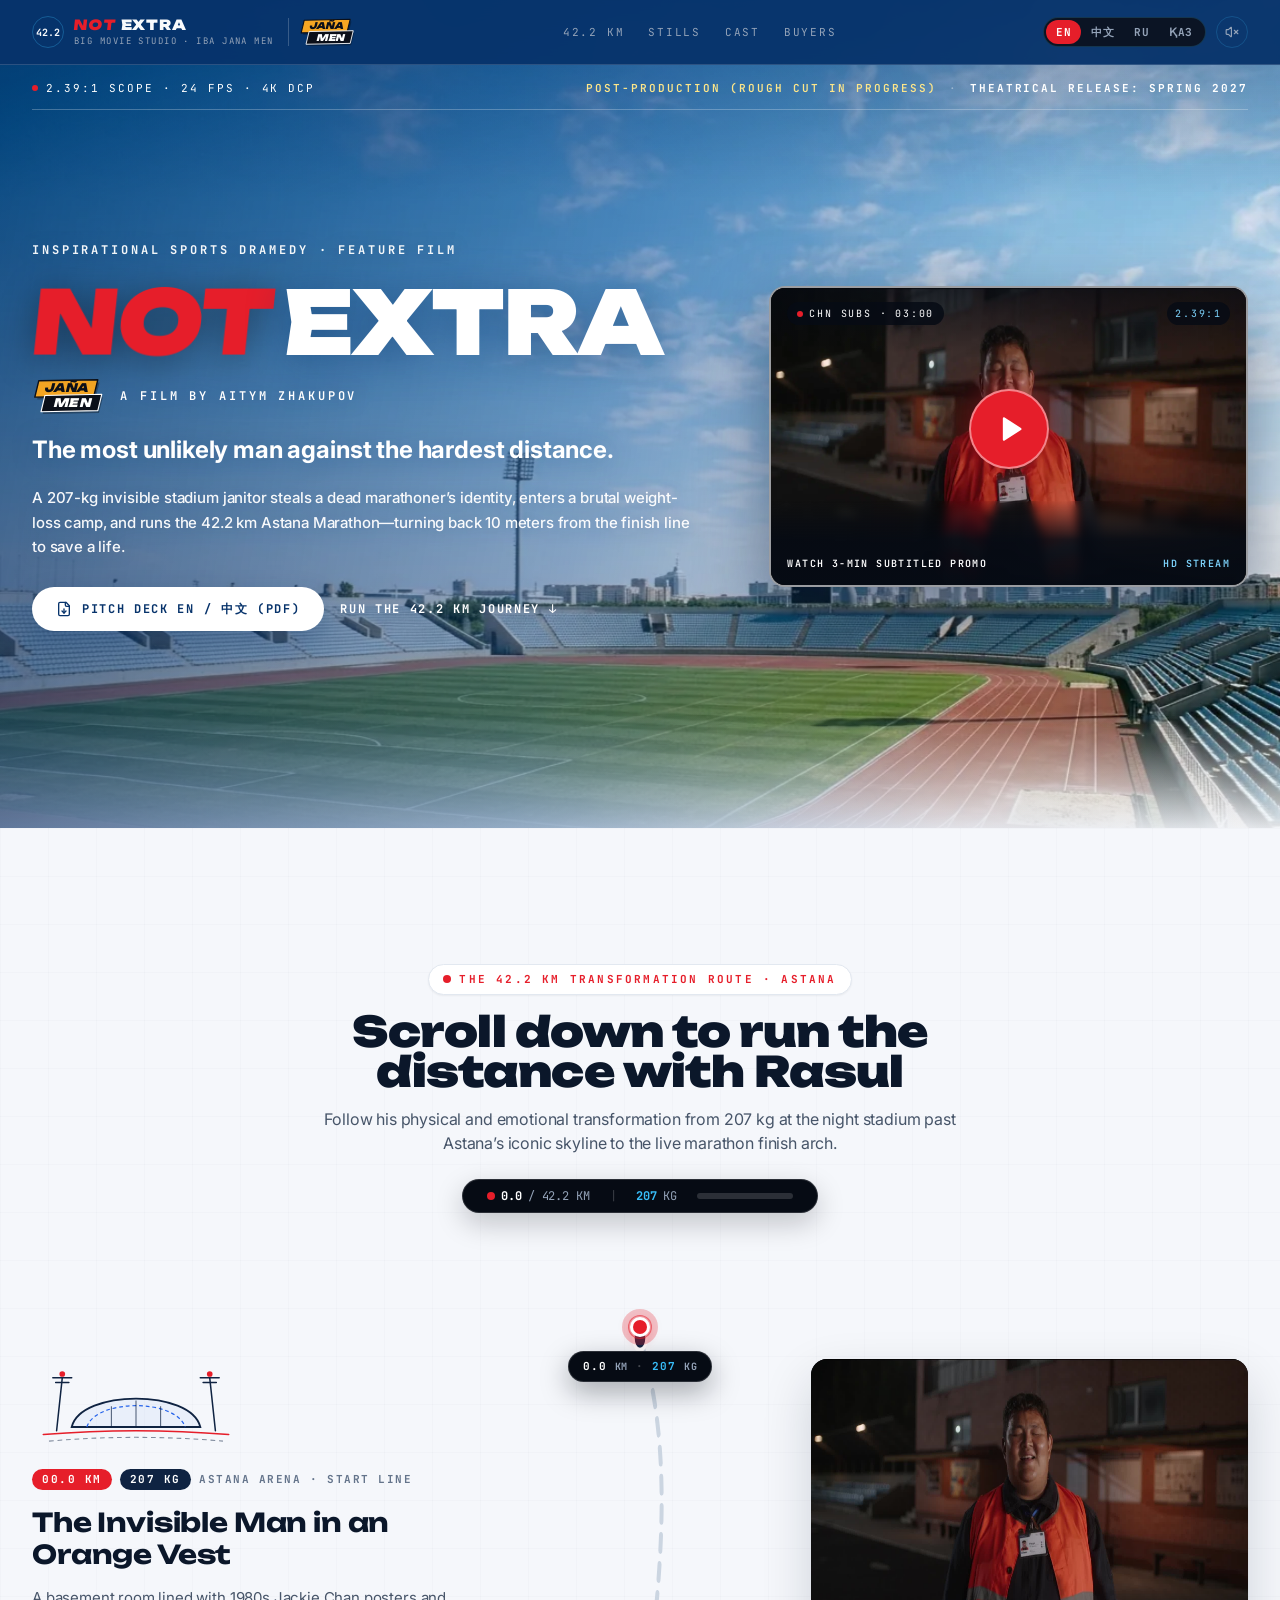
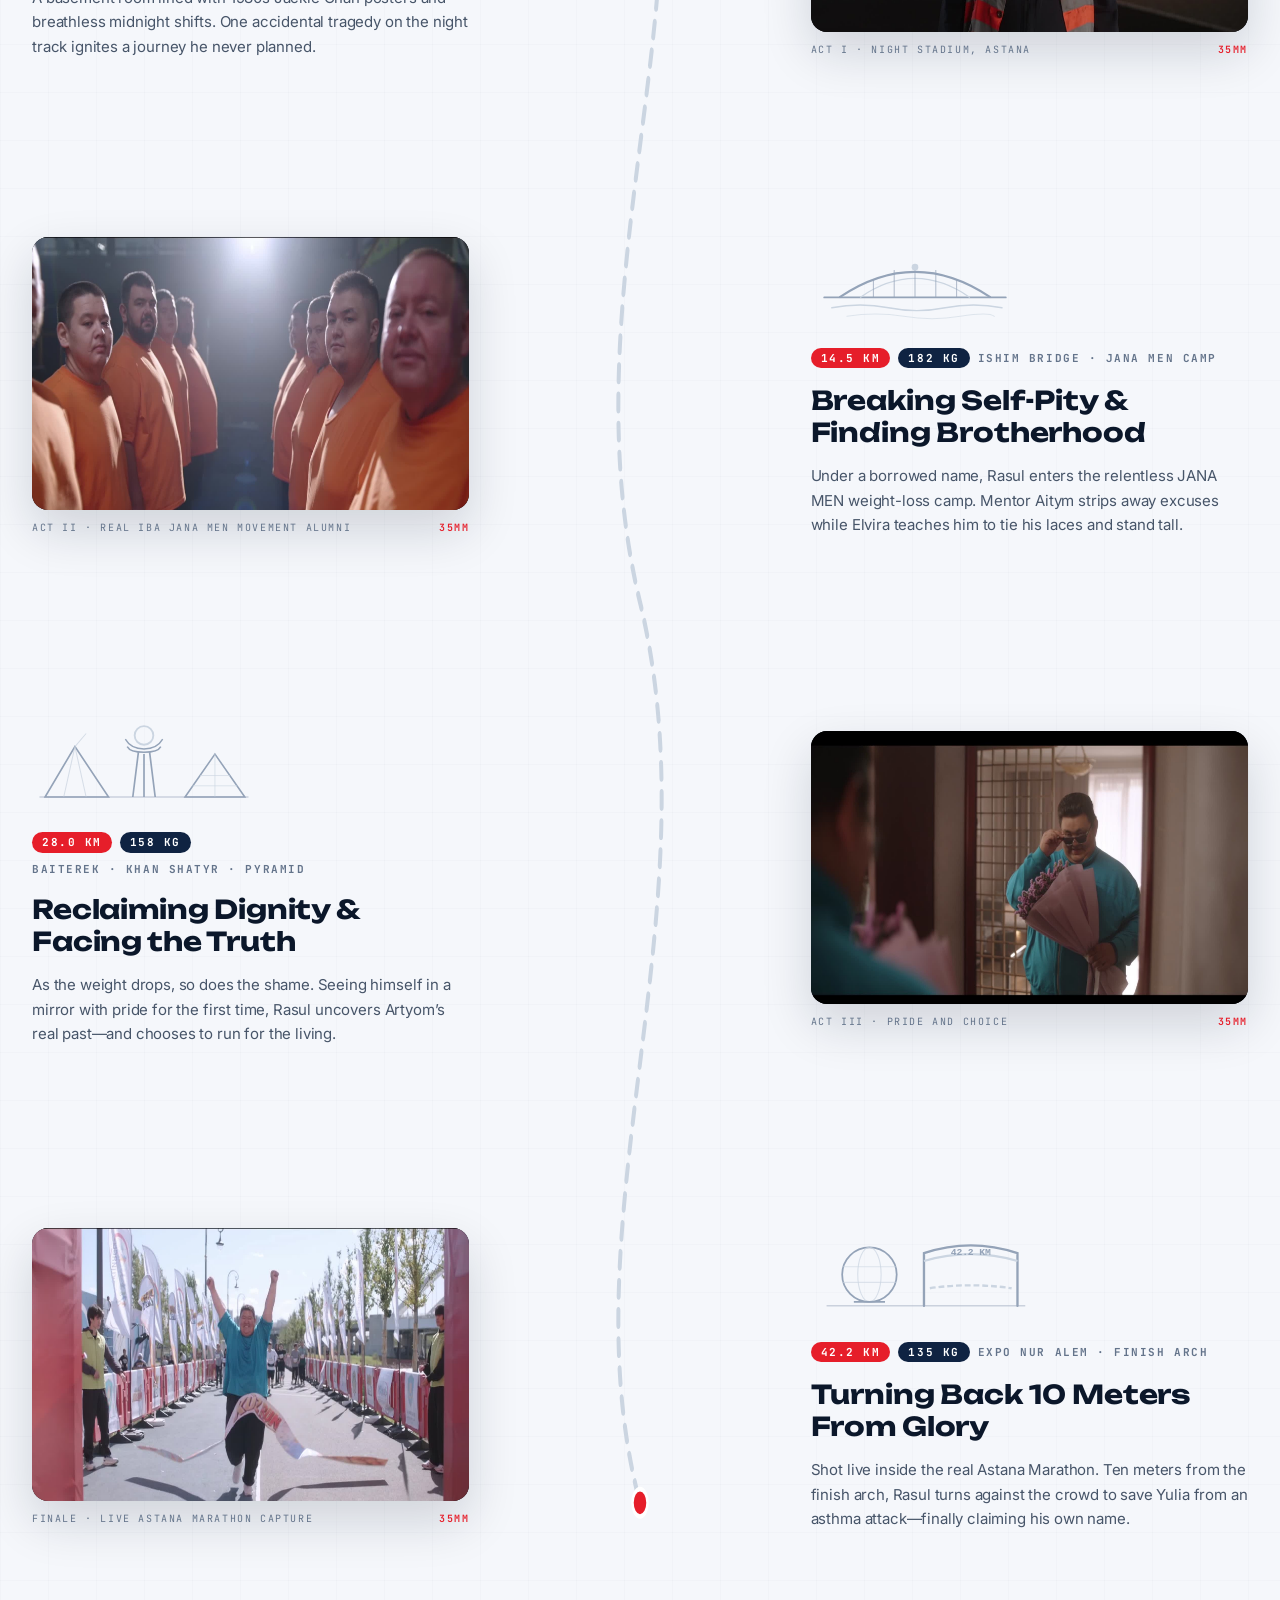
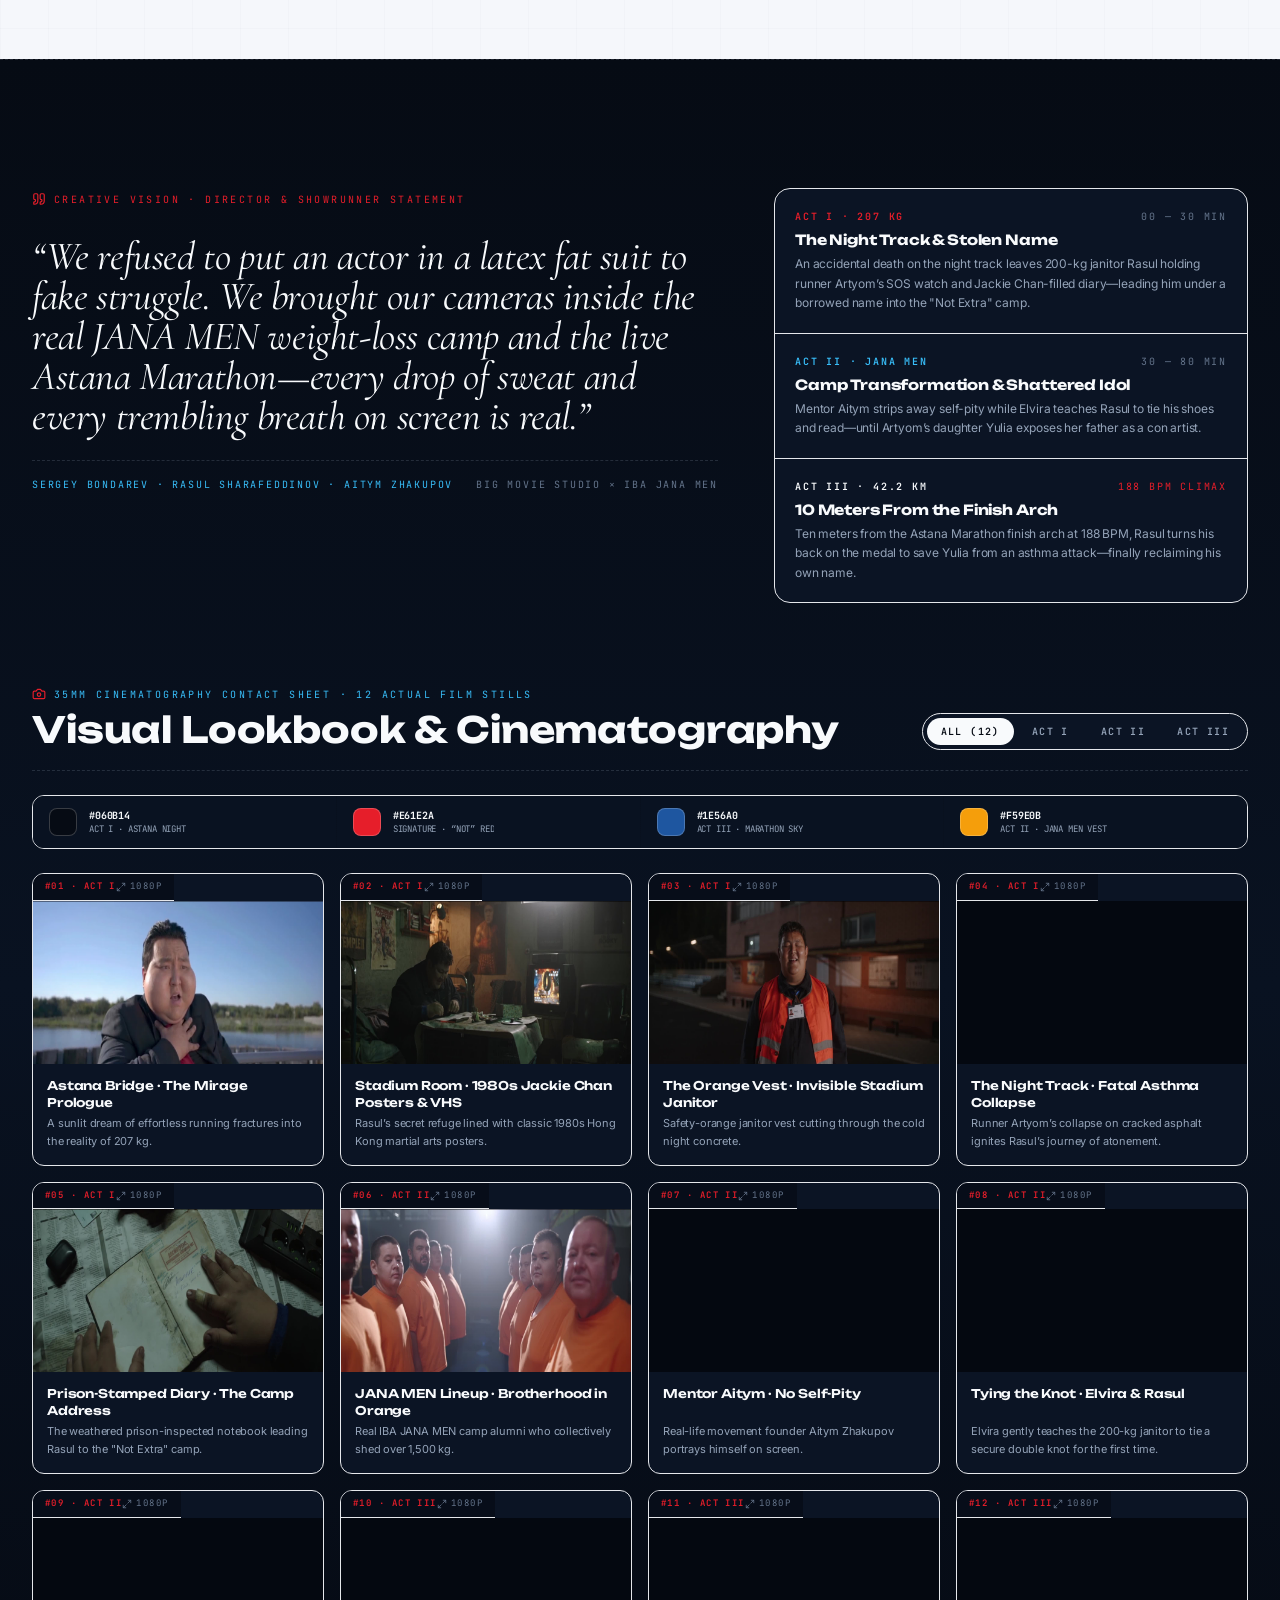
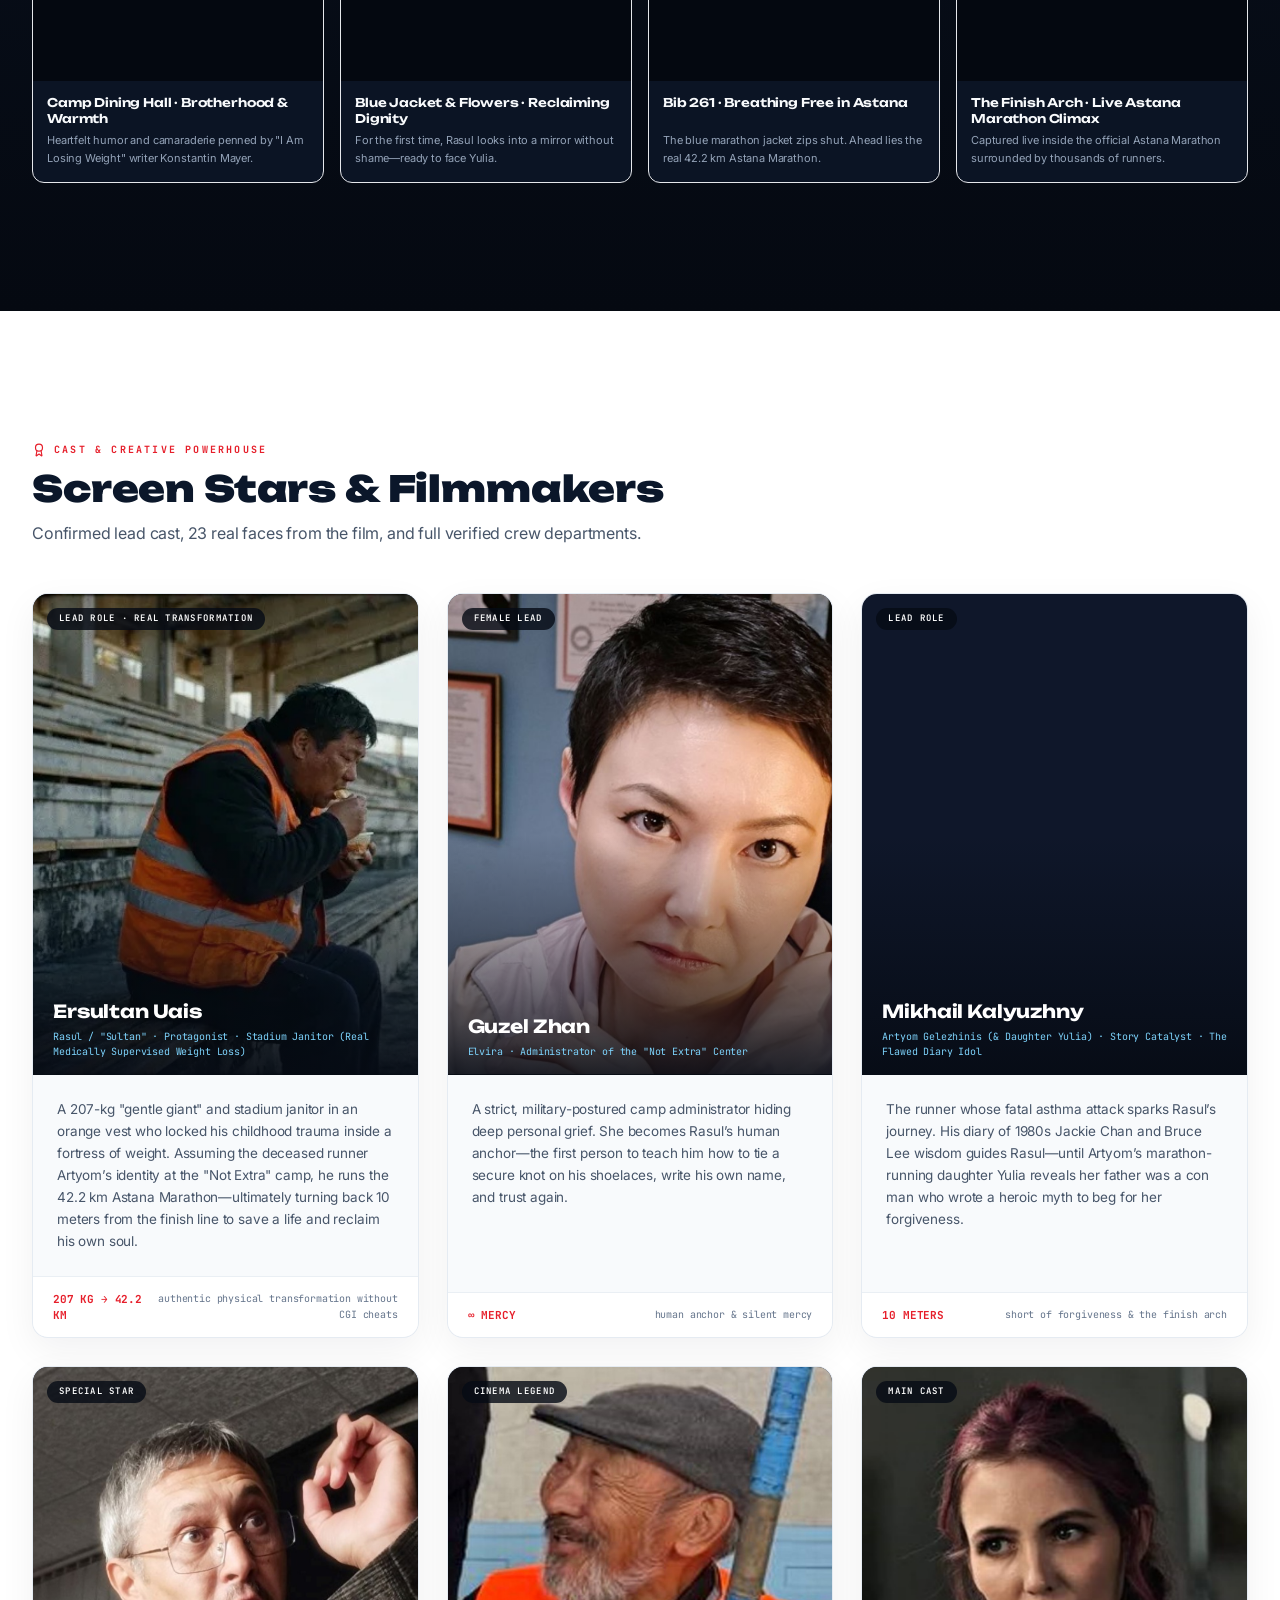
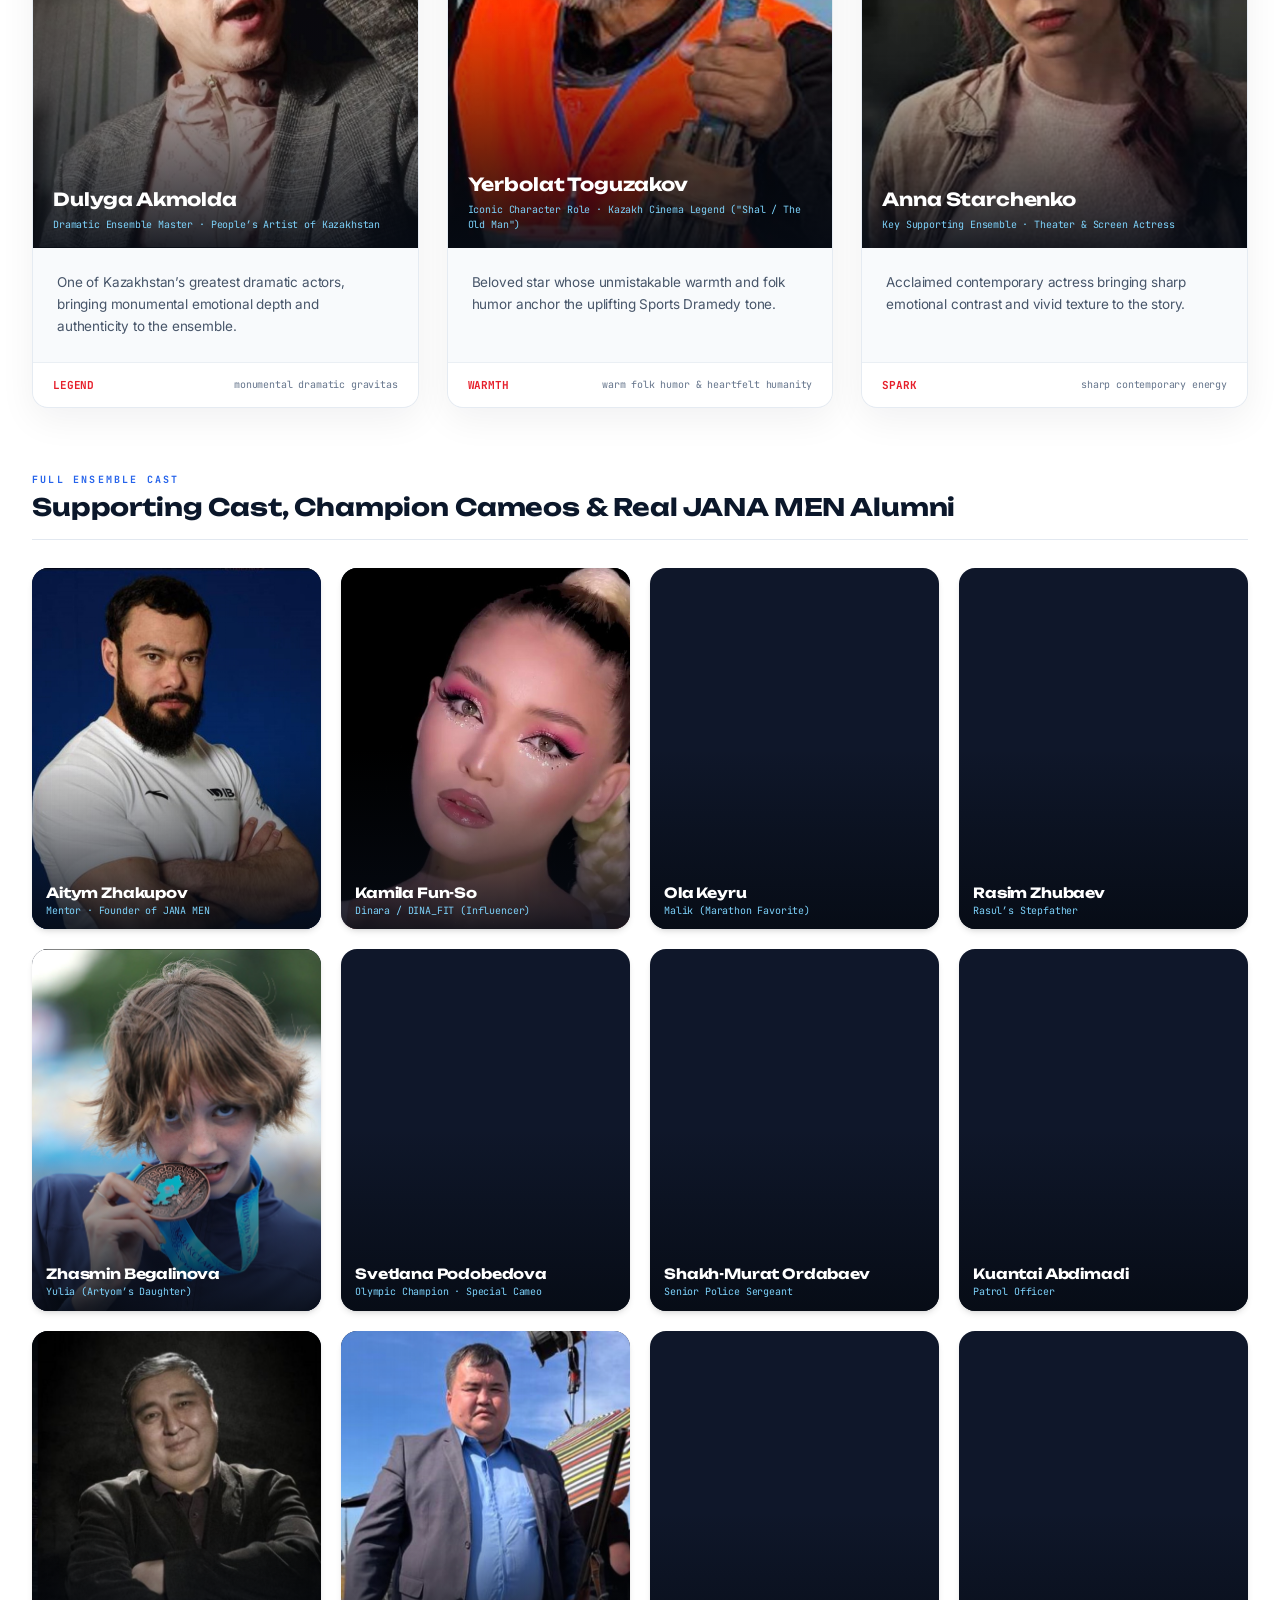
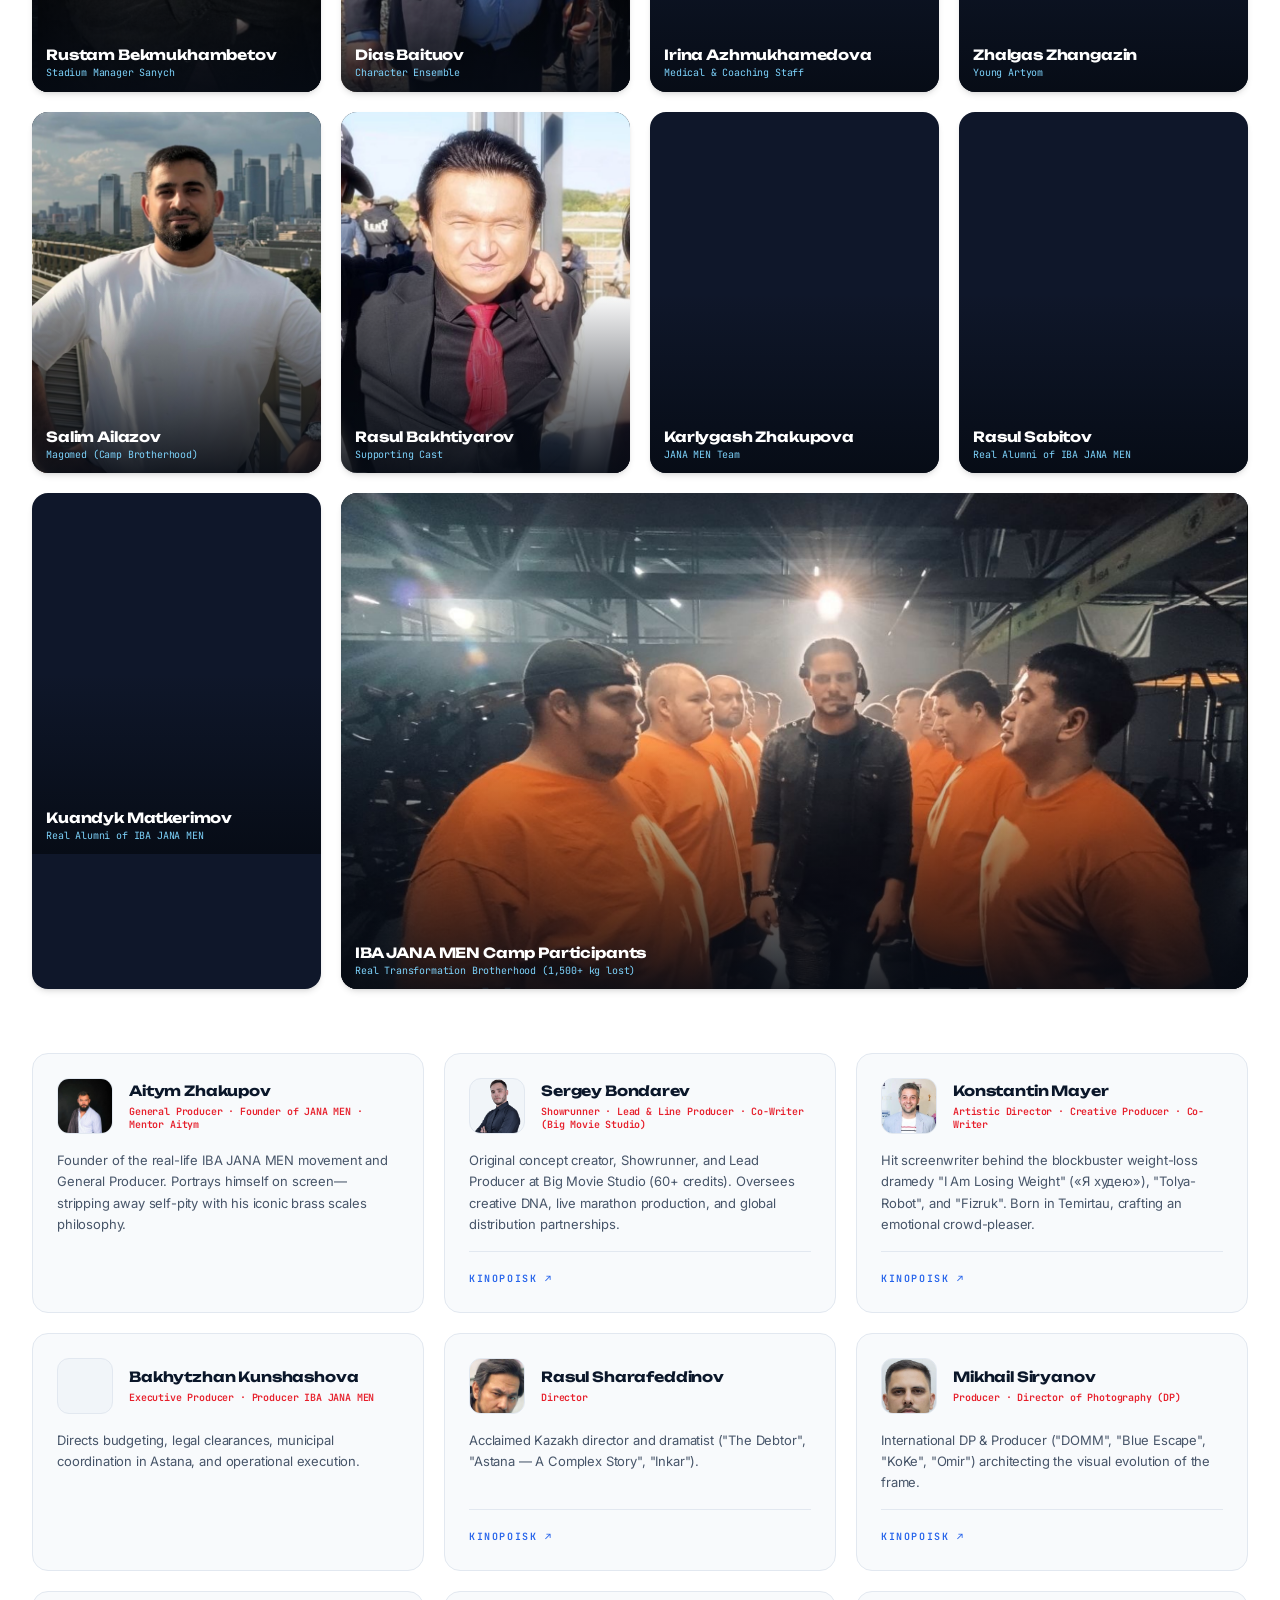
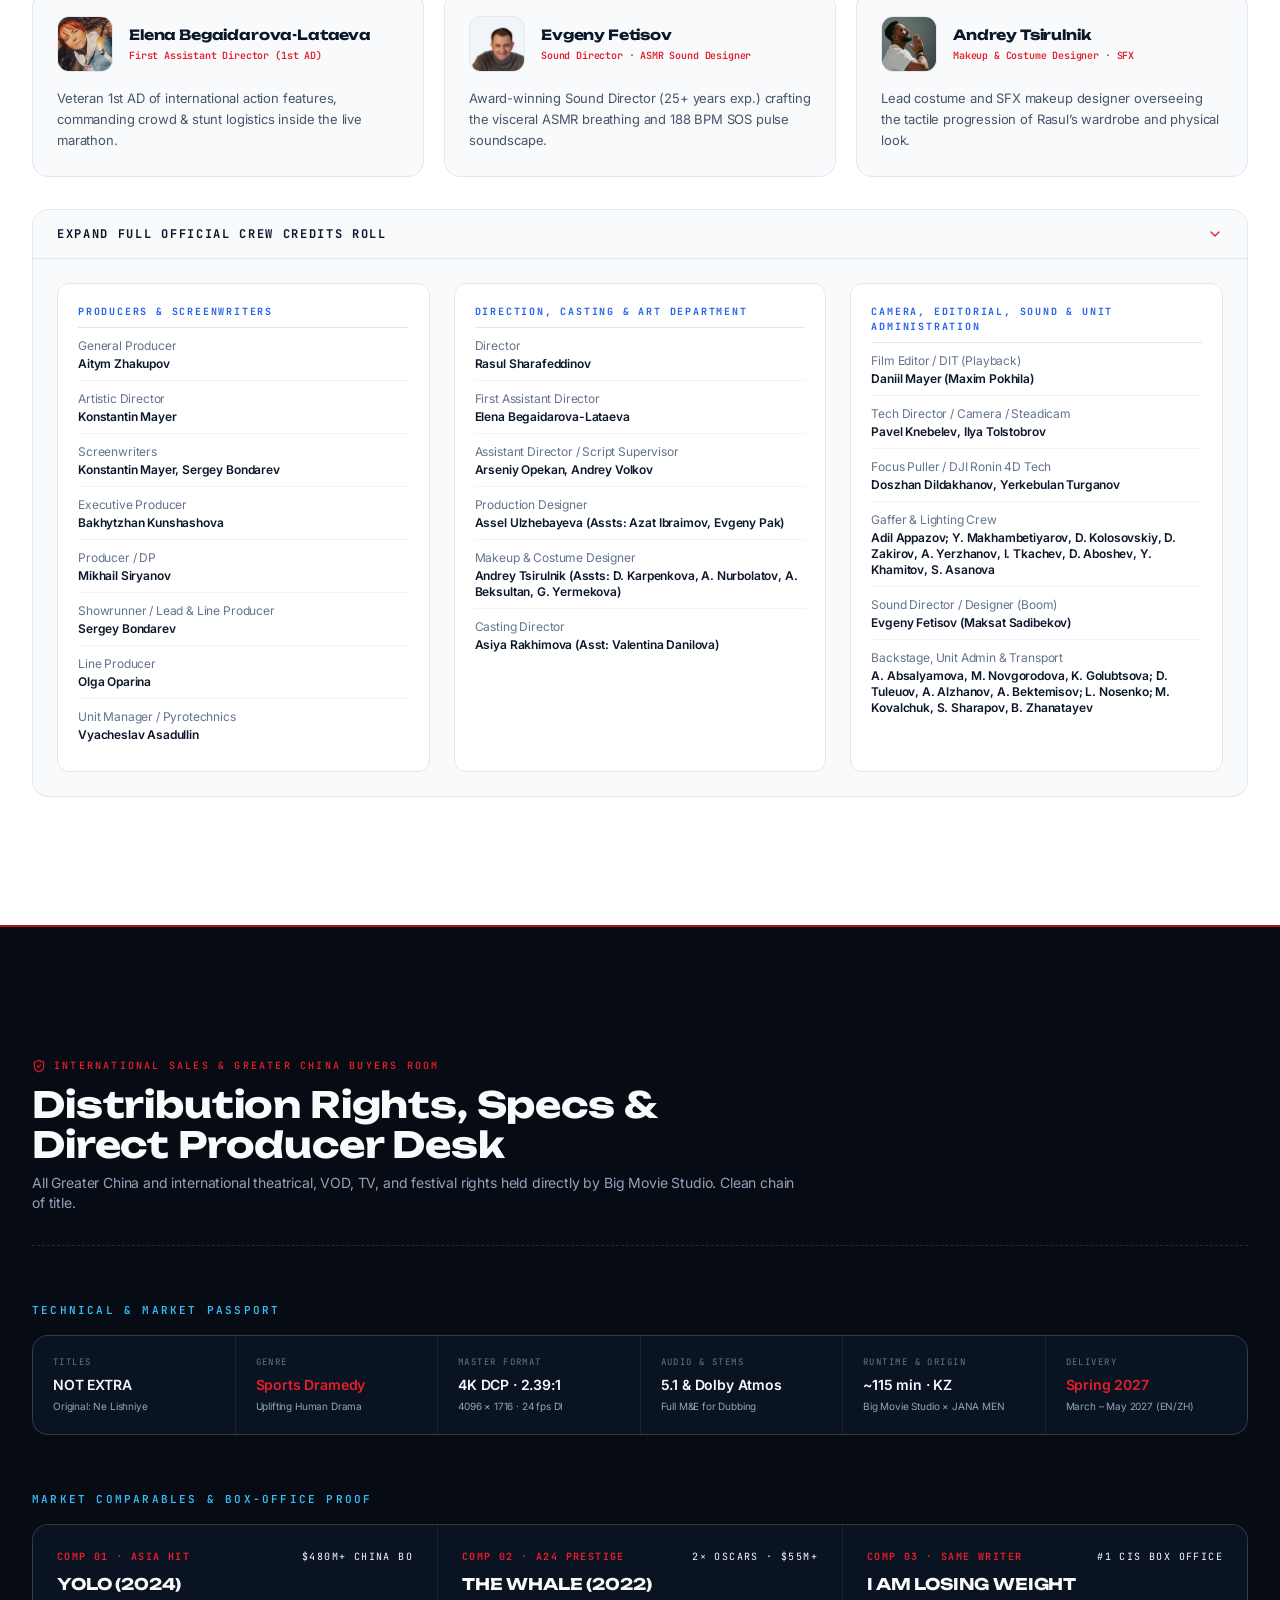
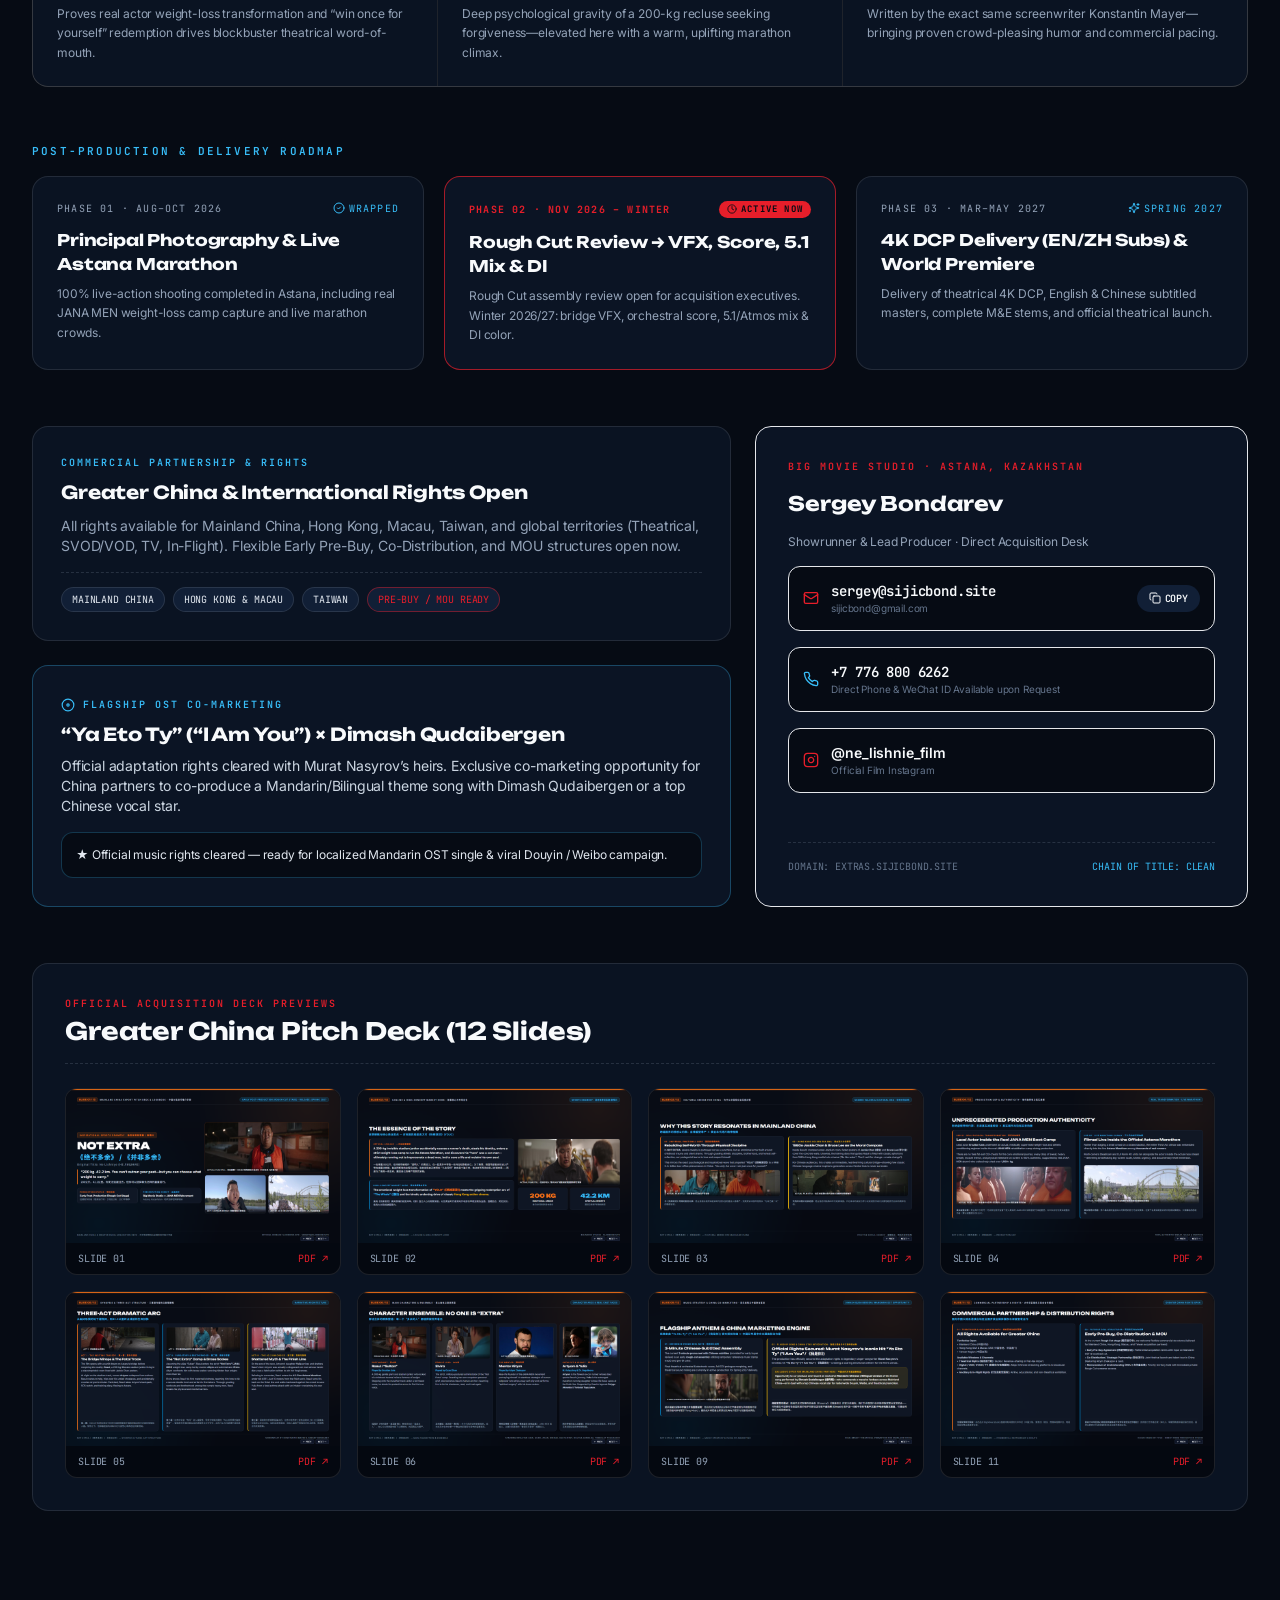
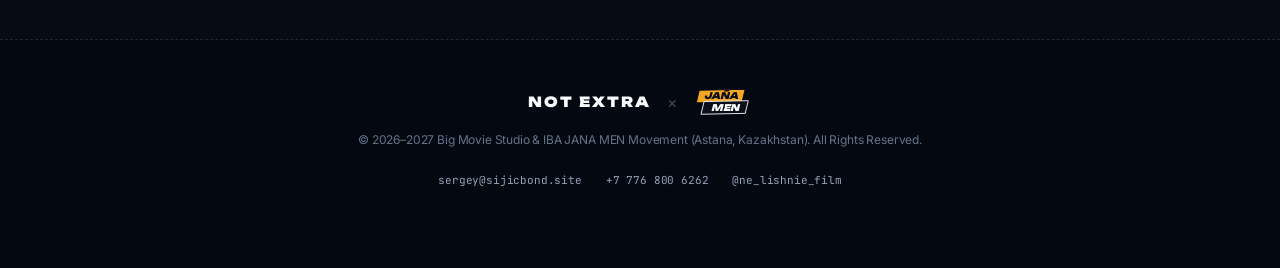
<file: index.html>
<!DOCTYPE html>
<html lang="ru" class="dark scroll-smooth">
  <head>
    <meta charset="UTF-8" />
    <meta http-equiv="Cache-Control" content="no-cache, no-store, must-revalidate" />
    <meta name="viewport" content="width=device-width, initial-scale=1.0" />
    <link rel="icon" type="image/svg+xml" href="data:image/svg+xml,<svg xmlns='http://www.w3.org/2000/svg' viewBox='0 0 100 100'><rect width='100' height='100' rx='18' fill='%23060B14'/><text x='50%25' y='56%25' dominant-baseline='middle' text-anchor='middle' fill='%23E61E2A' font-family='sans-serif' font-weight='900' font-size='40'>42.2</text></svg>" />
    <title>НЕ ЛИШНИЕ / АРТЫҚ ЕМЕС / NOT EXTRA / 《绝不多余》 — Official Film Website</title>
    <meta name="description" content="НЕ ЛИШНИЕ (АРТЫҚ ЕМЕС / NOT EXTRA / 《绝不多余》) — Фильм Айтыма Жакупова. 207 кг → 42.2 км. Релиз: Весна 2027. Big Movie Studio & IBA JANA MEN." />
    <meta property="og:title" content="НЕ ЛИШНИЕ / АРТЫҚ ЕМЕС / NOT EXTRA / 《绝不多余》 — Feature Film (Spring 2027)" />
    <meta property="og:description" content="Inspirational Sports Dramedy. A Film by Aitym Zhakupov. 207 kg to 42.2 km marathon. Greater China & Global Acquisition Desk." />
    <meta property="og:type" content="website" />
    <meta property="og:image" content="https://extras.sijicbond.site/stills/still_stadium_vest.jpg" />
    <meta property="og:image:width" content="1920" />
    <meta property="og:image:height" content="1080" />
    <meta name="twitter:card" content="summary_large_image" />
    <meta name="twitter:title" content="НЕ ЛИШНИЕ / АРТЫҚ ЕМЕС / NOT EXTRA / 《绝不多余》" />
    <meta name="twitter:description" content="Inspirational Sports Dramedy. 207 kg → 42.2 km. Release: Spring 2027." />
    <meta name="twitter:image" content="https://extras.sijicbond.site/stills/still_stadium_vest.jpg" />
    <link rel="preconnect" href="https://fonts.googleapis.com" />
    <link rel="preconnect" href="https://fonts.gstatic.com" crossorigin />
    <link href="https://fonts.googleapis.com/css2?family=Cormorant+Garamond:ital,wght@0,500;0,600;1,500;1,600;1,700&family=Inter:wght@300;400;500;600;700&family=JetBrains+Mono:wght@400;500;600;700&family=Noto+Sans+SC:wght@400;500;700;900&family=Unbounded:wght@500;600;700;800;900&display=swap" rel="stylesheet" />
    <script type="module" crossorigin src="./assets/index-BQo8tmiv.js"></script>
    <link rel="stylesheet" crossorigin href="./assets/index-kx8hyd8w.css">
  </head>
  <body class="bg-[#060B14] text-[#F8FAFC] antialiased selection:bg-[#E61E2A] selection:text-white overflow-x-clip">
    <div id="root"></div>
  </body>
</html>
</file>
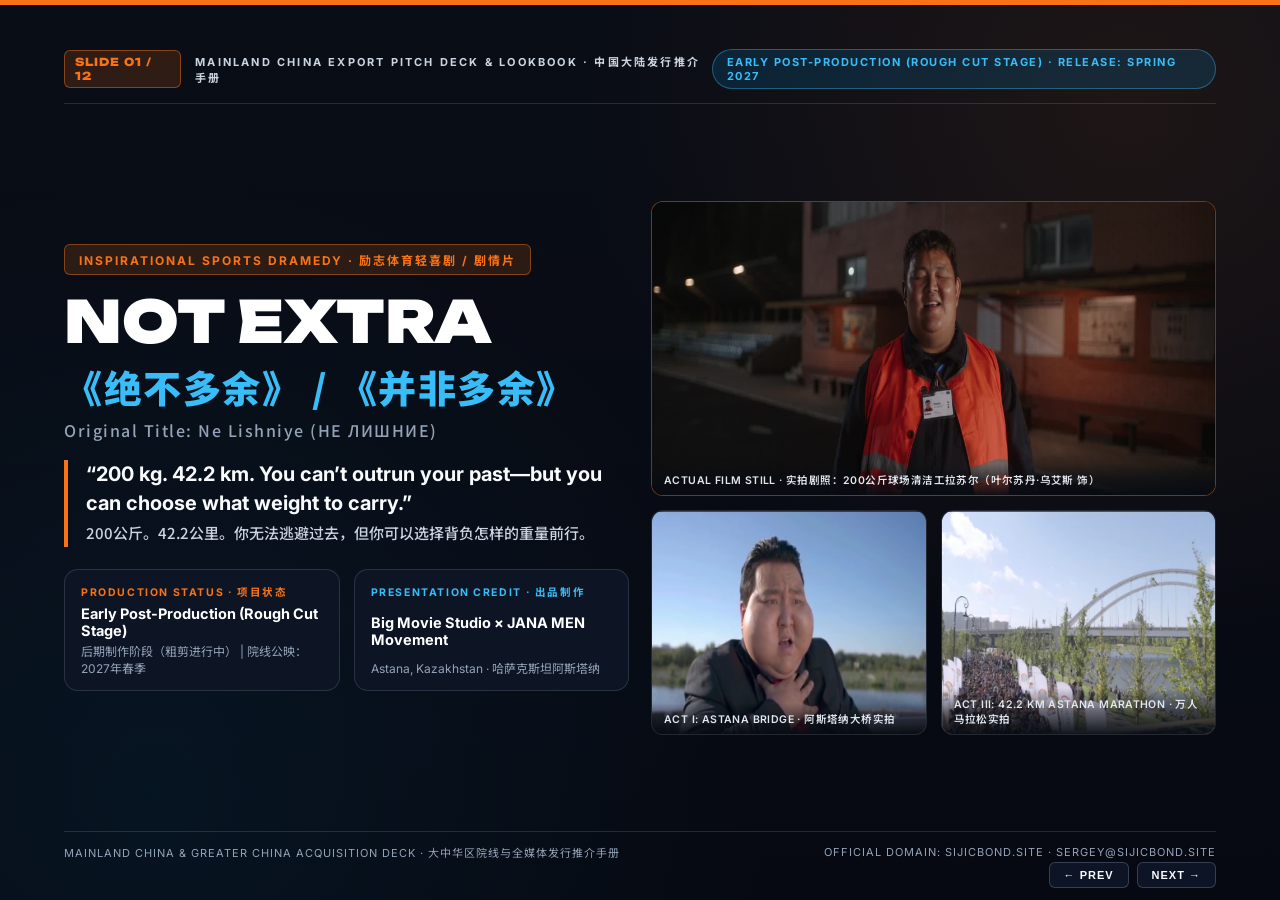
<file: NOT_EXTRA_CHINA_PITCH_DECK.html>
<!DOCTYPE html>
<html lang="en">
<head>
<meta charset="UTF-8">
<meta name="viewport" content="width=device-width, initial-scale=1.0">
<title>NOT EXTRA / 《绝不多余》 / 《并非多余》 — Mainland China Export Pitch Deck</title>
<link rel="preconnect" href="https://fonts.googleapis.com">
<link rel="preconnect" href="https://fonts.gstatic.com" crossorigin>
<link href="https://fonts.googleapis.com/css2?family=Inter:wght@300;400;500;600;700;800&family=Noto+Sans+SC:wght@400;500;700;900&family=Unbounded:wght@600;700;800;900&display=swap" rel="stylesheet">
<style>
  :root {
    --bg-deep: #070B12;
    --bg-card: rgba(15, 23, 38, 0.9);
    --border-subtle: rgba(148, 163, 184, 0.2);
    --orange: #F97316;
    --blue: #0284C7;
    --sky: #38BDF8;
    --gold: #EAB308;
    --text-main: #F8FAFC;
    --text-muted: #94A3B8;
  }

  * {
    box-sizing: border-box;
    margin: 0;
    padding: 0;
  }

  body {
    background-color: var(--bg-deep);
    color: var(--text-main);
    font-family: 'Inter', 'Noto Sans SC', 'Microsoft YaHei', 'PingFang SC', sans-serif;
    overflow: hidden;
    width: 100vw;
    height: 100vh;
    -webkit-font-smoothing: antialiased;
  }

  .zh-inline {
    font-family: 'Noto Sans SC', 'Microsoft YaHei', 'PingFang SC', 'SimHei', sans-serif !important;
  }

  .deck-wrapper {
    position: relative;
    width: 100vw;
    height: 100vh;
  }

  .slide {
    position: absolute;
    inset: 0;
    width: 100%;
    height: 100%;
    padding: 44px 64px 40px 64px;
    display: none;
    flex-direction: column;
    justify-content: space-between;
    background:
      radial-gradient(circle at 88% 12%, rgba(249, 115, 22, 0.09) 0%, transparent 40%),
      radial-gradient(circle at 12% 88%, rgba(2, 132, 199, 0.09) 0%, transparent 45%),
      linear-gradient(180deg, #090D16 0%, #060911 100%);
    border-top: 5px solid var(--orange);
  }

  .slide.active {
    display: flex;
  }

  .slide-header {
    display: flex;
    align-items: center;
    justify-content: space-between;
    border-bottom: 1px solid var(--border-subtle);
    padding-bottom: 14px;
    flex-shrink: 0;
  }

  .header-left {
    display: flex;
    align-items: center;
    gap: 14px;
  }

  .slide-num-pill {
    font-family: 'Unbounded', sans-serif;
    font-size: 11px;
    font-weight: 800;
    padding: 4px 10px;
    border-radius: 6px;
    background: rgba(249, 115, 22, 0.16);
    border: 1px solid rgba(249, 115, 22, 0.45);
    color: var(--orange);
    letter-spacing: 1px;
  }

  .eyebrow {
    font-size: 11px;
    font-weight: 700;
    text-transform: uppercase;
    letter-spacing: 2.2px;
    color: #CBD5E1;
  }

  .header-badge {
    font-size: 11px;
    font-weight: 700;
    text-transform: uppercase;
    letter-spacing: 1.5px;
    padding: 5px 14px;
    border-radius: 999px;
    background: rgba(2, 132, 199, 0.18);
    border: 1px solid rgba(56, 189, 248, 0.38);
    color: var(--sky);
  }

  .slide-body {
    flex: 1;
    display: flex;
    flex-direction: column;
    justify-content: center;
    padding: 18px 0;
    min-height: 0;
  }

  h1 {
    font-family: 'Unbounded', 'Noto Sans SC', sans-serif;
    font-size: 58px;
    font-weight: 900;
    line-height: 1.05;
    letter-spacing: -0.5px;
    color: #FFFFFF;
    text-transform: uppercase;
  }

  h2 {
    font-family: 'Unbounded', 'Noto Sans SC', sans-serif;
    font-size: 28px;
    font-weight: 800;
    line-height: 1.18;
    color: #FFFFFF;
    text-transform: uppercase;
    margin-bottom: 6px;
  }

  .zh-sub {
    font-family: 'Noto Sans SC', sans-serif;
    font-size: 15px;
    font-weight: 600;
    color: var(--sky);
    letter-spacing: 1px;
    margin-bottom: 16px;
  }

  .grid-2 {
    display: grid;
    grid-template-columns: 1fr 1fr;
    gap: 24px;
    align-items: stretch;
  }

  .grid-12 {
    display: grid;
    grid-template-columns: repeat(12, 1fr);
    gap: 22px;
    align-items: stretch;
  }

  .col-7 { grid-column: span 7; }
  .col-5 { grid-column: span 5; }
  .col-6 { grid-column: span 6; }
  .col-4 { grid-column: span 4; }
  .col-8 { grid-column: span 8; }

  .grid-3 {
    display: grid;
    grid-template-columns: repeat(3, 1fr);
    gap: 20px;
    align-items: stretch;
  }

  .grid-4 {
    display: grid;
    grid-template-columns: repeat(4, 1fr);
    gap: 18px;
    align-items: stretch;
  }

  .card {
    background: var(--bg-card);
    border: 1px solid var(--border-subtle);
    border-radius: 14px;
    padding: 18px 20px;
    display: flex;
    flex-direction: column;
    justify-content: space-between;
  }

  .card-orange { border-left: 4px solid var(--orange); }
  .card-blue { border-left: 4px solid var(--blue); }
  .card-gold { border-left: 4px solid var(--gold); }

  .card-tag {
    font-size: 10.5px;
    font-weight: 700;
    text-transform: uppercase;
    letter-spacing: 1.6px;
    color: var(--orange);
    margin-bottom: 6px;
  }

  .card h3 {
    font-family: 'Unbounded', 'Noto Sans SC', sans-serif;
    font-size: 15.5px;
    font-weight: 700;
    color: #FFFFFF;
    margin-bottom: 6px;
    line-height: 1.3;
  }

  .card p {
    font-size: 13px;
    line-height: 1.54;
    color: #CBD5E1;
  }

  .card .zh-note {
    margin-top: 10px;
    padding-top: 8px;
    border-top: 1px solid rgba(148, 163, 184, 0.14);
    font-family: 'Noto Sans SC', sans-serif;
    font-size: 12px;
    line-height: 1.48;
    color: #94A3B8;
  }

  .img-box {
    border-radius: 12px;
    overflow: hidden;
    border: 1px solid var(--border-subtle);
    background: #060911;
    position: relative;
  }

  .img-box img {
    width: 100%;
    height: 100%;
    object-fit: cover;
    object-position: center center;
    display: block;
  }

  .img-box img.portrait-top {
    object-fit: cover;
    object-position: top center;
  }

  .img-box img.portrait-contain {
    object-fit: contain;
    object-position: top center;
    background: #090D16;
  }

  .img-caption {
    position: absolute;
    bottom: 0;
    left: 0;
    right: 0;
    padding: 8px 12px;
    background: linear-gradient(to top, rgba(7, 11, 18, 0.95), rgba(7, 11, 18, 0.55), transparent);
    font-size: 10.5px;
    font-weight: 600;
    color: #E2E8F0;
    letter-spacing: 0.4px;
  }

  .slide-footer {
    display: flex;
    align-items: center;
    justify-content: space-between;
    border-top: 1px solid var(--border-subtle);
    padding-top: 12px;
    font-size: 11px;
    color: var(--text-muted);
    letter-spacing: 1px;
    flex-shrink: 0;
  }

  .nav-controls {
    position: fixed;
    bottom: 12px;
    right: 64px;
    z-index: 100;
    display: flex;
    gap: 8px;
  }

  .nav-btn {
    background: rgba(15, 23, 42, 0.9);
    color: #F8FAFC;
    border: 1px solid rgba(148, 163, 184, 0.3);
    padding: 6px 14px;
    border-radius: 6px;
    font-size: 11px;
    font-weight: 700;
    cursor: pointer;
    letter-spacing: 1px;
  }

  .nav-btn:hover {
    background: var(--orange);
    color: #090D16;
    border-color: var(--orange);
  }

  @media print {
    @page {
      size: 1600px 900px;
      margin: 0;
    }
    body {
      overflow: visible;
      height: auto;
      width: 1600px;
    }
    .deck-wrapper {
      height: auto;
      width: 1600px;
    }
    .slide {
      position: relative !important;
      display: flex !important;
      width: 1600px !important;
      height: 900px !important;
      page-break-after: always;
      break-after: page;
    }
    .nav-controls {
      display: none !important;
    }
  }
</style>
</head>
<body>

<div class="deck-wrapper">

  <!-- ==================== SLIDE 01: COVER ==================== -->
  <section class="slide active">
    <div class="slide-header">
      <div class="header-left">
        <span class="slide-num-pill">SLIDE 01 / 12</span>
        <span class="eyebrow">MAINLAND CHINA EXPORT PITCH DECK & LOOKBOOK · 中国大陆发行推介手册</span>
      </div>
      <span class="header-badge">EARLY POST-PRODUCTION (ROUGH CUT STAGE) · RELEASE: SPRING 2027</span>
    </div>

    <div class="slide-body">
      <div class="grid-12" style="align-items: center;">
        <div class="col-6">
          <div style="display:inline-block; padding:6px 14px; border-radius:6px; background:rgba(249,115,22,0.15); border:1px solid rgba(249,115,22,0.45); color:#F97316; font-size:12px; font-weight:700; letter-spacing:2px; text-transform:uppercase; margin-bottom:16px;">
            INSPIRATIONAL SPORTS DRAMEDY · 励志体育轻喜剧 / 剧情片
          </div>
          <h1>NOT EXTRA</h1>
          <div style="font-family:'Noto Sans SC', sans-serif; font-size:38px; font-weight:900; color:#38BDF8; letter-spacing:1.5px; margin:8px 0 12px 0;">
            《绝不多余》 / 《并非多余》
            <div style="font-size:16px; font-weight:500; color:#94A3B8; margin-top:4px;">Original Title: Ne Lishniye (НЕ ЛИШНИЕ)</div>
          </div>

          <p style="font-size:20px; font-weight:700; line-height:1.45; color:#F8FAFC; margin:18px 0; padding-left:18px; border-left:4px solid #F97316;">
            “200 kg. 42.2 km. You can’t outrun your past—but you can choose what weight to carry.”<br>
            <span style="font-size:15px; font-weight:500; color:#CBD5E1; font-family:'Noto Sans SC', sans-serif;">
              200公斤。42.2公里。你无法逃避过去，但你可以选择背负怎样的重量前行。
            </span>
          </p>

          <div class="grid-2" style="gap:14px; margin-top:22px;">
            <div class="card" style="padding:14px 16px;">
              <div class="card-tag">PRODUCTION STATUS · 项目状态</div>
              <div style="font-size:14.5px; font-weight:700; color:#FFF;">Early Post-Production (Rough Cut Stage)</div>
              <div style="font-size:12px; color:#94A3B8; margin-top:3px;">后期制作阶段（粗剪进行中） | 院线公映：2027年春季</div>
            </div>
            <div class="card" style="padding:14px 16px;">
              <div class="card-tag" style="color:#38BDF8;">PRESENTATION CREDIT · 出品制作</div>
              <div style="font-size:14.5px; font-weight:700; color:#FFF;">Big Movie Studio × JANA MEN Movement</div>
              <div style="font-size:12px; color:#94A3B8; margin-top:3px;">Astana, Kazakhstan · 哈萨克斯坦阿斯塔纳</div>
            </div>
          </div>
        </div>

        <div class="col-6" style="display:flex; flex-direction:column; gap:14px;">
          <div class="img-box" style="height:295px; border-color:rgba(249,115,22,0.45);">
            <img src="./public/stills/still_stadium_vest.jpg" alt="Rasul in Orange Vest at the Stadium">
            <div class="img-caption">
              ACTUAL FILM STILL · 实拍剧照：200公斤球场清洁工拉苏尔（叶尔苏丹·乌艾斯 饰）
            </div>
          </div>
          <div class="grid-2" style="gap:14px; height:225px;">
            <div class="img-box" style="height:100%;">
              <img src="./public/stills/still_bridge_rasul.jpg" alt="Astana Bridge Scene">
              <div class="img-caption">ACT I: ASTANA BRIDGE · 阿斯塔纳大桥实拍</div>
            </div>
            <div class="img-box" style="height:100%;">
              <img src="./public/stills/still_astana_marathon_crowd.jpg" alt="Astana Marathon Live Crowd">
              <div class="img-caption">ACT III: 42.2 KM ASTANA MARATHON · 万人马拉松实拍</div>
            </div>
          </div>
        </div>
      </div>
    </div>

    <div class="slide-footer">
      <span>MAINLAND CHINA & GREATER CHINA ACQUISITION DECK · 大中华区院线与全媒体发行推介手册</span>
      <span>OFFICIAL DOMAIN: SIJICBOND.SITE · SERGEY@SIJICBOND.SITE</span>
    </div>
  </section>

  <!-- ==================== SLIDE 02: LOGLINE & HIGH-CONCEPT HOOK ==================== -->
  <section class="slide">
    <div class="slide-header">
      <div class="header-left">
        <span class="slide-num-pill">SLIDE 02 / 12</span>
        <span class="eyebrow">LOGLINE & HIGH-CONCEPT MARKET HOOK · 故事核心与市场定位</span>
      </div>
      <span class="header-badge">SPORTS DRAMEDY · 励志体育轻喜剧/剧情片</span>
    </div>

    <div class="slide-body">
      <h2>THE ESSENCE OF THE STORY</h2>
      <div class="zh-sub">故事梗概与核心商业卖点 — 对标国民级励志大片《热辣滚烫》(YOLO)</div>

      <div class="grid-12" style="gap:24px;">
        <div class="col-7" style="display:flex; flex-direction:column; gap:18px;">
          <div class="card card-orange" style="padding:22px;">
            <div class="card-tag">OFFICIAL LOGLINE · 一句话故事梗概</div>
            <p style="font-size:16.5px; font-weight:600; color:#FFFFFF; line-height:1.56;">
              A 200-kg invisible stadium janitor accidentally causes a runner’s death, steals his identity, enters a strict weight-loss camp to run the Astana Marathon, and discovers his “hero” was a con man—ultimately running not to impersonate a dead man, but to save a life and reclaim his own soul.
            </p>
            <div class="zh-note" style="font-size:13.5px; color:#E2E8F0;">
              一名体重200公斤、在体育场被视作“透明人”的清洁工，在一起意外中导致一名马拉松跑者身亡。为了赎罪，他冒用逝者身份进入严苛的减重训练营，备战阿斯塔纳全程马拉松。当他发现自己崇拜的“人生导师”其实是个骗子时，他决定不再活在别人的谎言里——而是为了挽救一条生命、赢回自己的尊严而跑完全程。
            </div>
          </div>

          <div class="card card-blue" style="padding:22px;">
            <div class="card-tag" style="color:#38BDF8;">HIGH-CONCEPT MARKET HOOK · 商业类型融合定位</div>
            <p style="font-size:16px; font-weight:600; color:#F8FAFC; line-height:1.54;">
              The emotional weight-loss transformation of <strong style="color:#F97316;">"YOLO" (<span class="zh-inline">《热辣滚烫》</span>)</strong> meets the gripping redemption arc of <strong style="color:#38BDF8;">"The Whale" (<span class="zh-inline">《鲸》</span>)</strong> and the kinetic underdog drive of classic <strong style="color:#EAB308;">Hong Kong action cinema</strong>.
            </p>
            <div class="zh-note" style="font-size:13px; color:#CBD5E1;">
              兼具《热辣滚烫》真实燃魂的蜕变共鸣、《鲸》直击人心的救赎深度，以及黄金时代香港动作电影的草根逆袭热血感。温暖励志、笑泪交织，极具大众院线破圈潜力。
            </div>
          </div>
        </div>

        <div class="col-5" style="display:flex; flex-direction:column; gap:16px;">
          <div class="img-box" style="height:270px;">
            <img src="./public/stills/still_rasul_aitym_camp.jpg" alt="Rasul and Mentor Aitym at the Camp">
            <div class="img-caption">ACTUAL FILM STILL · 拉苏尔初入“绝不多余”减重训练营直面导师艾特姆</div>
          </div>

          <div class="grid-2" style="gap:14px; flex:1;">
            <div class="card" style="justify-content:center; text-align:center;">
              <div style="font-family:'Unbounded'; font-size:32px; font-weight:900; color:#F97316;">200 KG</div>
              <div style="font-size:12px; font-weight:700; color:#FFF; margin-top:4px;">EMOTIONAL ARMOR</div>
              <div style="font-size:11px; color:#94A3B8; margin-top:4px;">童年创伤筑成的身体堡垒</div>
            </div>
            <div class="card" style="justify-content:center; text-align:center;">
              <div style="font-family:'Unbounded'; font-size:32px; font-weight:900; color:#38BDF8;">42.2 KM</div>
              <div style="font-size:12px; font-weight:700; color:#FFF; margin-top:4px;">SPIRITUAL REBIRTH</div>
              <div style="font-size:11px; color:#94A3B8; margin-top:4px;">赢回自我尊严的救赎赛道</div>
            </div>
          </div>
        </div>
      </div>
    </div>

    <div class="slide-footer">
      <span>NOT EXTRA / 《绝不多余》 / 《并非多余》 — LOGLINE & HIGH-CONCEPT HOOK</span>
      <span>BIG MOVIE STUDIO · SIJICBOND.SITE</span>
    </div>
  </section>

  <!-- ==================== SLIDE 03: CULTURAL BRIDGE FOR CHINA ==================== -->
  <section class="slide">
    <div class="slide-header">
      <div class="header-left">
        <span class="slide-num-pill">SLIDE 03 / 12</span>
        <span class="eyebrow">CULTURAL BRIDGE FOR CHINA · 为什么中国观众会深度共情</span>
      </div>
      <span class="header-badge">SHARED VALUES & CULTURAL DNA · 中哈文化共鸣</span>
    </div>

    <div class="slide-body">
      <h2>WHY THIS STORY RESONATES IN MAINLAND CHINA</h2>
      <div class="zh-sub">跨越国界的情感公约数：自律重塑尊严 × 黄金年代港片精神图腾</div>

      <div class="grid-2" style="gap:24px; margin-bottom:18px;">
        <div class="card card-orange" style="padding:22px;">
          <div>
            <div class="card-tag">01 · UNIVERSAL EMOTIONAL CORE · 国民级情感共鸣</div>
            <h3>Rebuilding Self-Worth Through Physical Discipline</h3>
            <p style="font-size:13.5px; margin-bottom:10px;">
              In <strong>NOT EXTRA</strong>, severe obesity is portrayed not as a punchline, but as emotional armor built around childhood trauma and silent shame. Through grueling athletic discipline, brotherhood, and honest self-reflection, our protagonist learns to love and respect himself.
            </p>
            <p style="font-size:13.5px;">
              This mirrors the exact psychological and inspirational wave that propelled <strong>“YOLO” (《热辣滚烫》)</strong> to a RMB 3.4+ billion box-office phenomenon in China: <em>“You only live once—win just once for yourself.”</em>
            </p>
          </div>
          <div class="img-box" style="height:155px; margin-top:12px;">
            <img src="./public/stills/still_camp_dining.jpg" alt="Camp Brotherhood Scene">
            <div class="img-caption">ACTUAL FILM STILL · 训练营伙伴互助与严苛自律</div>
          </div>
          <div class="zh-note">
            <strong>与《热辣滚烫》同频的励志内核：</strong>男主角通过极限体能训练与团队互助重拾人格尊严，完美契合中国年轻观众“为自己赢一次”的情感诉求。
          </div>
        </div>

        <div class="card card-gold" style="padding:22px;">
          <div>
            <div class="card-tag" style="color:#EAB308;">02 · HONG KONG GOLDEN ERA DNA · 黄金港片文化密码</div>
            <h3>1980s Jackie Chan & Bruce Lee as the Moral Compass</h3>
            <p style="font-size:13.5px; margin-bottom:10px;">
              Inside Rasul’s cramped under-stadium room, faded posters of <strong>Jackie Chan (成龙)</strong> and <strong>Bruce Lee (李小龙)</strong> cover the concrete walls. Likewise, the training diary that guides Rasul is filled with classic aphorisms from 1980s Hong Kong martial arts cinema (“Be like water”, “Don’t wait for change—create change”).
            </p>
            <p style="font-size:13.5px;">
              For Chinese audiences, this creates an immediate, heartwarming cultural bridge—showing how classic Chinese-language cinema inspired a generation across Central Asia to never surrender.
            </p>
          </div>
          <div class="img-box" style="height:155px; margin-top:12px;">
            <img src="./public/stills/still_room_posters_80s.jpg" alt="Rasul in Room with 1980s Action Posters">
            <div class="img-caption">ACTUAL FILM STILL · 拉苏尔贴满80年代动作片海报的球场储物间</div>
          </div>
          <div class="zh-note">
            <strong>天然的中国文化亲近感：</strong>男主角房间贴满80年代经典海报，日记本中的成龙与李小龙武道哲学成为支撑他跑完马拉松的精神信仰。
          </div>
        </div>
      </div>
    </div>

    <div class="slide-footer">
      <span>NOT EXTRA / 《绝不多余》 / 《并非多余》 — CULTURAL BRIDGE FOR MAINLAND CHINA</span>
      <span>POSITIVE SOCIAL ENERGY · 温暖励志 · 院线合家欢共鸣</span>
    </div>
  </section>

  <!-- ==================== SLIDE 04: PRODUCTION USP ==================== -->
  <section class="slide">
    <div class="slide-header">
      <div class="header-left">
        <span class="slide-num-pill">SLIDE 04 / 12</span>
        <span class="eyebrow">PRODUCTION USP & AUTHENTICITY · 制作独特性与真实质感</span>
      </div>
      <span class="header-badge">REAL TRANSFORMATION · LIVE MARATHON</span>
    </div>

    <div class="slide-body">
      <h2>UNPRECEDENTED PRODUCTION AUTHENTICITY</h2>
      <div class="zh-sub">拒绝虚假特效作弊：主演真实减重蜕变 × 真实城市马拉松实景拍摄</div>

      <div class="grid-12" style="gap:24px;">
        <div class="col-6">
          <div class="card card-orange" style="height:100%; padding:22px;">
            <div>
              <div class="card-tag">USP 01 · REAL PHYSICAL TRANSFORMATION · 真实身体蜕变</div>
              <h3 style="font-size:19px;">Lead Actor Inside the Real JANA MEN Boot Camp</h3>
              <p style="font-size:14px; margin-bottom:12px;">
                Lead actor <strong>Ersultan Uais</strong> underwent an actual, medically supervised weight-loss and athletic conditioning regimen inside the real <strong>JANA MEN</strong> rehabilitation camp during production.
              </p>
              <p style="font-size:14px; margin-bottom:12px;">
                There are no fake fat-suit CGI cheats for the core emotional journey: every drop of sweat, heavy breath, muscle tremor, and physical milestone on screen is 100% authentic, supported by real JANA MEN alumni who collectively shed over <strong>1,500+ kg</strong>.
              </p>
            </div>
            <div class="img-box" style="height:225px; margin-top:8px;">
              <img src="./public/stills/still_janamen_orange_lineup.jpg" alt="Real JANA MEN Camp Lineup">
              <div class="img-caption">ACTUAL FILM STILL · 男主角叶尔苏丹·乌艾斯与 JANA MEN 真实减重学员实拍</div>
            </div>
            <div class="zh-note">
              <strong>真实减重实录：</strong>男主角叶尔苏丹·乌艾斯在医学监督下进入真实的 JANA MEN 训练营进行体能重塑，片中队友均为真实减重成功者（累计减重超1500公斤）。
            </div>
          </div>
        </div>

        <div class="col-6">
          <div class="card card-blue" style="height:100%; padding:22px;">
            <div>
              <div class="card-tag" style="color:#38BDF8;">USP 02 · LIVE MARATHON CLIMAX · 万人马拉松实景拍摄</div>
              <h3 style="font-size:19px;">Filmed Live Inside the Official Astana Marathon</h3>
              <p style="font-size:14px; margin-bottom:12px;">
                Rather than staging a small crowd on a closed backlot, the entire Third-Act climax was embedded directly into the live <strong>Astana Marathon</strong> among <strong>thousands of real runners</strong>.
              </p>
              <p style="font-size:14px; margin-bottom:12px;">
                Multi-camera Steadicam and DJI Ronin 4D units ran alongside the actors inside the actual race stream—delivering breathtaking big-screen scale, kinetic urgency, and documentary-level immersion.
              </p>
            </div>
            <div class="img-box" style="height:225px; margin-top:8px;">
              <img src="./public/stills/still_astana_marathon_crowd.jpg" alt="Live Astana Marathon Crowd">
              <div class="img-caption">ACTUAL FILM STILL · 阿斯塔纳官方马拉松数千名真实跑者实景航拍与跟拍</div>
            </div>
            <div class="zh-note">
              <strong>真实现场大场面：</strong>第三幕高潮戏直接深入阿斯塔纳官方马拉松赛事，在数千名真实跑者洪流中完成实景跟拍，大银幕临场感极强。
            </div>
          </div>
        </div>
      </div>
    </div>

    <div class="slide-footer">
      <span>NOT EXTRA / 《绝不多余》 / 《并非多余》 — PRODUCTION USP</span>
      <span>100% AUTHENTIC SWEAT, SCALE & EMOTION</span>
    </div>
  </section>

  <!-- ==================== SLIDE 05: SYNOPSIS & THREE-ACT STRUCTURE ==================== -->
  <section class="slide">
    <div class="slide-header">
      <div class="header-left">
        <span class="slide-num-pill">SLIDE 05 / 12</span>
        <span class="eyebrow">SYNOPSIS & THREE-ACT STRUCTURE · 三幕剧作结构与剧情梗概</span>
      </div>
      <span class="header-badge">NARRATIVE ARCHITECTURE</span>
    </div>

    <div class="slide-body">
      <h2>THREE-ACT DRAMATIC ARC</h2>
      <div class="zh-sub">从幽闭恐惧的地下储物间，到42.2公里终点线前的生命抉择</div>

      <div class="grid-3" style="gap:20px; flex:1;">
        <div class="card card-orange" style="padding:20px;">
          <div>
            <div class="img-box" style="height:145px; margin-bottom:12px;">
              <img src="./public/stills/still_track_night.jpg" alt="Act I Night Track Tragedy">
              <div class="img-caption">ACT I · 深夜跑道上的意外</div>
            </div>
            <div class="card-tag">ACT I · THE INCITING TRAGEDY · 第一幕：意外与潜逃</div>
            <h3>The Bridge Mirage & The Fatal Track</h3>
            <p style="margin-bottom:8px;">
              The film opens with a sunlit dream on Astana’s bridge before morphing into reality: <strong>Rasul</strong>, a 200-kg illiterate stadium janitor living in a claustrophobic room lined with Jackie Chan posters.
            </p>
            <p>
              At night on the stadium track, runner <strong>Artyom</strong> collapses from asthma. Rasul rushes to help, trips over his untied shoelaces, and accidentally crushes Artyom’s inhaler. Panicked, Rasul takes Artyom’s backpack, SOS watch, and training diary, fleeing to Astana.
            </p>
          </div>
          <div class="zh-note">
            <strong>第一幕：</strong>200公斤的球场清洁工拉苏尔因鞋带散落不慎踩碎跑者阿尔乔姆的哮喘吸入器。惊慌之下，他带着逝者的训练日记与报警心率表逃往阿斯塔纳。
          </div>
        </div>

        <div class="card card-blue" style="padding:20px;">
          <div>
            <div class="img-box" style="height:145px; margin-bottom:12px;">
              <img src="./public/stills/still_elvira_shoelaces.jpg" alt="Act II Elvira and Rasul">
              <div class="img-caption">ACT II · 艾尔薇拉教会拉苏尔系紧鞋带与识字</div>
            </div>
            <div class="card-tag" style="color:#38BDF8;">ACT II · PURGATORY & BROTHERHOOD · 第二幕：淬炼与觉醒</div>
            <h3>The “Not Extra” Camp & Brass Scales</h3>
            <p style="margin-bottom:8px;">
              Assuming the alias “Sultan”, Rasul enters the strict <strong>“Not Extra” (JANA MEN)</strong> weight-loss camp led by mentor <strong>Aitym</strong> and administrator <strong>Elvira</strong>. Aitym confronts him with brass scales—proving hidden fear weighs more than fat.
            </p>
            <p>
              Elvira shows Rasul his first maternal kindness, teaching him how to tie a secure double-knot and write his first letters. Through grueling workouts and brotherhood among the camp’s heavy men, Rasul breaks his physical and mental barriers.
            </p>
          </div>
          <div class="zh-note">
            <strong>第二幕：</strong>拉苏尔化名“苏丹”进入减重营。导师艾特姆点醒他“内心的恐惧比脂肪更重”，管理员艾尔薇拉教会他系紧鞋带与识字写字，他在汗水与兄弟情中迎来蜕变。
          </div>
        </div>

        <div class="card card-gold" style="padding:20px;">
          <div>
            <div class="img-box" style="height:145px; margin-bottom:12px;">
              <img src="./public/stills/still_finish_arch.jpg" alt="Act III Finish Arch">
              <div class="img-caption">ACT III · 42.2公里终点拱门前的抉择</div>
            </div>
            <div class="card-tag" style="color:#EAB308;">ACT III · THE 42.2 KM CHOICE · 第三幕：真相与救赎</div>
            <h3>Shattered Myth & The Finish Line</h3>
            <p style="margin-bottom:8px;">
              On the eve of the race, Artyom’s daughter <strong>Yulia</strong> arrives and shatters Rasul’s idol: Artyom was actually a disgraced con man whose heroic diary was a fabrication written to win her forgiveness.
            </p>
            <p>
              Refusing to surrender, Rasul enters the <strong>42.2 km Astana Marathon</strong> under bib #261. Just 10 meters from the finish arch, Rasul turns his back on the finish line and walks backward against the crowd to save Yulia from a fatal asthma attack with an inhaler—reclaiming his own soul.
            </p>
          </div>
          <div class="zh-note">
            <strong>第三幕：</strong>得知阿尔乔姆原是骗子后，拉苏尔依然穿上蓝色战袍冲上42.2公里赛道。在距终点仅10米处，他转身逆流而回，用吸入器救下哮喘发作的尤莉亚，完成真正的灵魂救赎。
          </div>
        </div>
      </div>
    </div>

    <div class="slide-footer">
      <span>NOT EXTRA / 《绝不多余》 / 《并非多余》 — SYNOPSIS & THREE-ACT STRUCTURE</span>
      <span>SCREENPLAY BY KONSTANTIN MAYER & SERGEY BONDAREV</span>
    </div>
  </section>

  <!-- ==================== SLIDE 06: MAIN CHARACTERS & ENSEMBLE ==================== -->
  <section class="slide">
    <div class="slide-header">
      <div class="header-left">
        <span class="slide-num-pill">SLIDE 06 / 12</span>
        <span class="eyebrow">MAIN CHARACTERS & ENSEMBLE · 核心角色与演员阵容</span>
      </div>
      <span class="header-badge">CHARACTER ARCS & REAL CAST FACES</span>
    </div>

    <div class="slide-body">
      <h2>CHARACTER ENSEMBLE: NO ONE IS “EXTRA”</h2>
      <div class="zh-sub">鲜活立体的群像塑造：每一个“多余的人”都值得被世界看见</div>

      <div class="grid-4" style="gap:18px; flex:1;">
        <div class="card" style="padding:16px;">
          <div>
            <div class="img-box" style="height:190px; margin-bottom:12px;">
              <img src="./public/stills/still_stadium_vest.jpg" class="portrait-top" alt="Rasul - Ersultan Uais">
              <div class="img-caption">ERSULTAN UAIS · 叶尔苏丹·乌艾斯</div>
            </div>
            <div class="card-tag">PROTAGONIST · 男主角</div>
            <h3>Rasul / “Sultan”</h3>
            <div style="font-size:12px; font-weight:700; color:#38BDF8; margin-bottom:6px;">Played by Ersultan Uais</div>
            <p style="font-size:12.5px;">
              A 200-kg gentle giant and stadium janitor who locked his childhood trauma inside a fortress of weight. Stepping onto the marathon track under a borrowed name, he sheds his protective armor to find his true voice.
            </p>
          </div>
          <div class="zh-note">
            <strong>拉苏尔（叶尔苏丹·乌艾斯 饰）：</strong>善良笨拙的“温柔巨人”，在42.2公里奔跑中卸下心理防线，找回真名与尊严。
          </div>
        </div>

        <div class="card" style="padding:16px;">
          <div>
            <div class="img-box" style="height:190px; margin-bottom:12px;">
              <img src="./public/stills/still_elvira_office.jpg" class="portrait-top" alt="Elvira - Guzel Zhan">
              <div class="img-caption">GUZEL ZHAN · 古泽尔·詹</div>
            </div>
            <div class="card-tag">FEMALE LEAD · 女主角</div>
            <h3>Elvira</h3>
            <div style="font-size:12px; font-weight:700; color:#38BDF8; margin-bottom:6px;">Played by Guzel Zhan</div>
            <p style="font-size:12.5px;">
              The strict, military-postured administrator of the “Not Extra” camp. Guarding her own unspoken personal grief, she becomes Rasul’s human anchor—teaching him to tie his shoelaces, read, and trust again.
            </p>
          </div>
          <div class="zh-note">
            <strong>艾尔薇拉（古泽尔·詹 饰）：</strong>外冷内热的训练营管理员，成为拉苏尔生命中第一个教会他系鞋带与读书的温暖港湾。
          </div>
        </div>

        <div class="card" style="padding:16px;">
          <div>
            <div class="img-box" style="height:190px; margin-bottom:12px;">
              <img src="./public/cast/aitym_zhakupov.png" class="portrait-top" alt="Mentor Aitym - Aitym Zhakupov">
              <div class="img-caption">AITYM ZHAKUPOV · 艾特姆·贾库波夫</div>
            </div>
            <div class="card-tag">THE MENTOR · 精神导师</div>
            <h3>Mentor Aitym</h3>
            <div style="font-size:12px; font-weight:700; color:#38BDF8; margin-bottom:6px;">Played by Aitym Zhakupov</div>
            <p style="font-size:12.5px;">
              Real-life founder of the JANA MEN movement portraying himself. A relentless strategist of human willpower who strips away self-pity and performs “spiritual surgery” with his brass scales.
            </p>
          </div>
          <div class="zh-note">
            <strong>导师艾特姆（艾特姆·贾库波夫 本色出演）：</strong>JANA MEN 创始人，以犀利而慈悲的“黄铜天平哲学”唤醒众人。
          </div>
        </div>

        <div class="card" style="padding:16px;">
          <div>
            <div class="grid-2" style="gap:8px; height:190px; margin-bottom:12px;">
              <div class="img-box" style="height:190px;">
                <img src="./public/cast/mikhail_kalyuzhny.png" class="portrait-top" alt="Mikhail Kalyuzhny as Artyom">
                <div class="img-caption">M. KALYUZHNY</div>
              </div>
              <div class="img-box" style="height:190px;">
                <img src="./public/cast/zhasmin_begalinova.png" class="portrait-top" alt="Zhasmin Begalinova as Yulia">
                <div class="img-caption">ZH. BEGALINOVA</div>
              </div>
            </div>
            <div class="card-tag">CATALYST & LEGACY · 核心羁绊</div>
            <h3>Artyom & Yulia</h3>
            <div style="font-size:12px; font-weight:700; color:#38BDF8; margin-bottom:6px;">M. Kalyuzhny & Zh. Begalinova</div>
            <p style="font-size:12.5px;">
              <strong>Artyom</strong> is the flawed ex-con runner whose diary sparks Rasul’s journey; <strong>Yulia</strong> is his estranged marathon-running daughter whose life Rasul saves at the finish line. Supported by Kazakh legends <strong>Dulyga Akmolda</strong> & <strong>Yerbolat Toguzakov</strong>.
            </p>
          </div>
          <div class="zh-note">
            <strong>阿尔乔姆与女儿尤莉亚：</strong>贯穿全片的父女救赎线，更有哈萨克斯坦国宝级戏骨倾情加盟。
          </div>
        </div>
      </div>
    </div>

    <div class="slide-footer">
      <span>NOT EXTRA / 《绝不多余》 / 《并非多余》 — MAIN CHARACTERS & ENSEMBLE</span>
      <span>STARRING ERSULTAN UAIS, GUZEL ZHAN, MIKHAIL KALYUZHNY, DULYGA AKMOLDA, YERBOLAT TOGUZAKOV</span>
    </div>
  </section>

  <!-- ==================== SLIDE 07: VISUAL LANGUAGE & ASMR SOUND DESIGN ==================== -->
  <section class="slide">
    <div class="slide-header">
      <div class="header-left">
        <span class="slide-num-pill">SLIDE 07 / 12</span>
        <span class="eyebrow">VISUAL LANGUAGE & ASMR SOUND DESIGN · 视觉美学与沉浸式声音设计</span>
      </div>
      <span class="header-badge">CHROMATIC & ACOUSTIC DESIGN</span>
    </div>

    <div class="slide-body">
      <h2>CINEMATIC LOOKBOOK & VISCERAL SOUNDSCAPE</h2>
      <div class="zh-sub">色彩叙事弧线与生理级 ASMR 音效设计，打造极致大银幕沉浸感</div>

      <div class="grid-12" style="gap:24px;">
        <div class="col-6">
          <div class="card card-orange" style="height:100%; padding:22px;">
            <div>
              <div class="card-tag">01 · COLOR TIMELINE · 视觉色彩演进</div>
              <h3>From Brutalist Grey-Blue to Marathon Orange & Sky Blue</h3>
              <p style="font-size:13.5px; margin-bottom:10px;">
                <strong>Act I (Isolation):</strong> Cold, desaturated slate-grey and industrial concrete (#090D16) inside the stadium bowels, punctured only by Rasul’s high-visibility orange janitor vest.
              </p>
              <p style="font-size:13.5px; margin-bottom:10px;">
                <strong>Act II (Awakening):</strong> Warm kinetic pulses of JANA MEN orange (#F97316) and brass highlights inside the training center.
              </p>
              <p style="font-size:13.5px;">
                <strong>Act III (Liberation):</strong> Electric marathon blue (#0284C7) and open sunlit horizons as Rasul runs under bib #261 through the heart of modern Astana.
              </p>
            </div>
            <div class="grid-2" style="gap:12px; margin-top:12px;">
              <div class="img-box" style="height:165px;">
                <img src="./public/stills/still_room_posters_80s.jpg" alt="Act I Cold Isolation Still">
                <div class="img-caption">ACT I: BRUTALIST STADIUM ISOLATION</div>
              </div>
              <div class="img-box" style="height:165px;">
                <img src="./public/stills/still_rasul_bib261.jpg" alt="Act III Blue Marathon Jacket Still">
                <div class="img-caption">ACT III: BIB #261 & OPEN HORIZON</div>
              </div>
            </div>
          </div>
        </div>

        <div class="col-6">
          <div class="card card-blue" style="height:100%; padding:22px;">
            <div>
              <div class="card-tag" style="color:#38BDF8;">02 · VISCERAL ASMR SOUNDSCAPE · 沉浸式声学景观</div>
              <h3>The Heartbeat & Breath as a Living Character</h3>
              <p style="font-size:13.5px; margin-bottom:10px;">
                Designed by award-winning Sound Director <strong>Evgeny Fetisov</strong>, the film’s audio architecture places the audience directly inside a 200-kg body fighting for every meter:
              </p>
              <p style="font-size:13.5px; margin-bottom:8px;">
                • <strong>Biometric SOS Metronome:</strong> Artyom’s smartwatch alarm (155 → 188 BPM) drives the rhythmic editing pace of the training and marathon sequences.
              </p>
              <p style="font-size:13.5px;">
                • <strong>Tactile ASMR Detail:</strong> Heavy respiratory rhythms, shoelaces tightening, brass scales balancing, and rubber soles striking wet tartan.
              </p>
            </div>
            <div class="img-box" style="height:165px; margin-top:12px;">
              <img src="./public/stills/still_diary_watch.jpg" alt="Diary and Smartwatch Still from Film">
              <div class="img-caption">ACTUAL FILM STILL · 实拍剧照：阿尔乔姆的手写训练日记与心率追踪器</div>
            </div>
          </div>
        </div>
      </div>
    </div>

    <div class="slide-footer">
      <span>NOT EXTRA / 《绝不多余》 / 《并非多余》 — VISUAL LANGUAGE & SOUND DESIGN</span>
      <span>4K CINEMA SCOPE · DOLBY 5.1 / ATMOS THEATRICAL MIX</span>
    </div>
  </section>

  <!-- ==================== SLIDE 08: KEY CREATIVE POWERHOUSE ==================== -->
  <section class="slide">
    <div class="slide-header">
      <div class="header-left">
        <span class="slide-num-pill">SLIDE 08 / 12</span>
        <span class="eyebrow">KEY CREATIVE POWERHOUSE · 核心主创与制片团队</span>
      </div>
      <span class="header-badge">PROVEN BOX-OFFICE & PRODUCTION TEAM</span>
    </div>

    <div class="slide-body">
      <h2>CREATIVE & PRODUCTION LEADERSHIP</h2>
      <div class="zh-sub">集结独联体票房冠军编剧、资深国际制片人与真实社会运动创始人</div>

      <div class="grid-4" style="gap:18px; flex:1;">
        <div class="card card-orange" style="padding:16px;">
          <div>
            <div class="img-box" style="height:195px; margin-bottom:12px;">
              <img src="./public/cast/aitym_zhakupov.png" class="portrait-top" alt="Aitym Zhakupov">
              <div class="img-caption">AITYM ZHAKUPOV · 艾特姆·贾库波夫</div>
            </div>
            <div class="card-tag">GENERAL PRODUCER · 总制片人</div>
            <h3>Aitym Zhakupov</h3>
            <p style="font-size:12.5px;">
              Founder of the <strong>IBA JANA MEN</strong> movement and ideological cornerstone of the film. His real-life transformation ecosystem provides both the story’s authenticity and a massive built-in media reach.
            </p>
          </div>
          <div class="zh-note">
            <strong>艾特姆·贾库波夫：</strong>总制片人兼 JANA MEN 创始人，赋予影片真实的社会影响力。
          </div>
        </div>

        <div class="card card-blue" style="padding:16px;">
          <div>
            <div class="img-box" style="height:195px; margin-bottom:12px;">
              <img src="./public/crew/sergey_bondarev.gif" class="portrait-contain" alt="Sergey Bondarev">
              <div class="img-caption">SERGEY BONDAREV · 谢尔盖·邦达列夫</div>
            </div>
            <div class="card-tag" style="color:#38BDF8;">SHOWRUNNER & LEAD PRODUCER</div>
            <h3>Sergey Bondarev</h3>
            <p style="font-size:12.5px;">
              Showrunner, Lead Producer, and Co-Writer (<strong>Big Movie Studio</strong>). Original concept creator overseeing over 60 film/commercial productions, physical effects, and international co-distribution strategy.
            </p>
          </div>
          <div class="zh-note">
            <strong>谢尔盖·邦达列夫：</strong>剧集总监、领衔制片人兼联合编剧（Big Movie Studio），拥有60余部影视制作经验。
          </div>
        </div>

        <div class="card card-gold" style="padding:16px;">
          <div>
            <div class="img-box" style="height:195px; margin-bottom:12px;">
              <img src="./public/crew/konstantin_mayer.jpg" class="portrait-top" alt="Konstantin Mayer">
              <div class="img-caption">KONSTANTIN MAYER · 康斯坦丁·迈耶</div>
            </div>
            <div class="card-tag" style="color:#EAB308;">CREATIVE PRODUCER & CO-WRITER</div>
            <h3>Konstantin Mayer</h3>
            <p style="font-size:12.5px;">
              Acclaimed screenwriter and creative producer behind the blockbuster weight-loss comedy-drama <strong>“I Am Losing Weight” (《我是如何减肥的》)</strong>, “Tolya-Robot”, and “Fizruk”. Master of crowd-pleasing emotional cinema.
            </p>
          </div>
          <div class="zh-note">
            <strong>康斯坦丁·迈耶：</strong>艺术总监兼联合编剧，现象级励志卖座片《我是如何减肥的》王牌编剧。
          </div>
        </div>

        <div class="card" style="padding:16px; border-left:4px solid #10B981;">
          <div>
            <div class="grid-2" style="gap:8px; height:195px; margin-bottom:12px;">
              <div class="img-box" style="height:195px;">
                <img src="./public/crew/rasul_sharafeddinov.jpg" class="portrait-top" alt="Rasul Sharafeddinov">
                <div class="img-caption">DIRECTOR</div>
              </div>
              <div class="img-box" style="height:195px;">
                <img src="./public/crew/mikhail_siryanov.png" class="portrait-top" alt="Mikhail Siryanov">
                <div class="img-caption">DP & PRODUCER</div>
              </div>
            </div>
            <div class="card-tag" style="color:#10B981;">DIRECTOR & DP / PRODUCER</div>
            <h3>R. Sharafeddinov & M. Siryanov</h3>
            <p style="font-size:12.5px;">
              Director <strong>Rasul Sharafeddinov</strong> (“The Debtor”, “Inkar”) teams up with international DP & Producer <strong>Mikhail Siryanov</strong> (“DOMM”, “Blue Escape”, “KoKe”) and Executive Producer <strong>Bakhytzhan Kunshashova</strong>.
            </p>
          </div>
          <div class="zh-note">
            <strong>导演拉苏尔·沙拉费丁诺夫 & 摄影指导兼制片人米哈伊尔·西里亚诺夫：</strong>国际级视听制作保障。
          </div>
        </div>
      </div>
    </div>

    <div class="slide-footer">
      <span>NOT EXTRA / 《绝不多余》 / 《并非多余》 — KEY CREATIVE POWERHOUSE</span>
      <span>EXECUTIVE PRODUCER: BAKHYTZHAN KUNSHASHOVA · EDITOR: DANIIL MAYER</span>
    </div>
  </section>

  <!-- ==================== SLIDE 09: MUSIC STRATEGY & CHINA CO-MARKETING ==================== -->
  <section class="slide">
    <div class="slide-header">
      <div class="header-left">
        <span class="slide-num-pill">SLIDE 09 / 12</span>
        <span class="eyebrow">MUSIC STRATEGY & CHINA CO-MARKETING · 音乐战略与中国联合宣发</span>
      </div>
      <span class="header-badge">DIMASH QUDAIBERGEN / MANDARIN OST OPPORTUNITY</span>
    </div>

    <div class="slide-body">
      <h2>FLAGSHIP ANTHEM & CHINA MARKETING ENGINE</h2>
      <div class="zh-sub">经典金曲 "Ya Eto Ty" ("I Am You" / <span class="zh-inline">《我是你》</span>) 官方授权改编 × 中国区专属中文主题曲联动方案</div>

      <div class="grid-12" style="gap:24px;">
        <div class="col-5">
          <div class="card card-blue" style="height:100%; padding:24px;">
            <div>
              <div class="card-tag" style="color:#38BDF8;">01 · REFERENCE PROMO REEL NOTE · 粗剪样片说明</div>
              <h3 style="font-size:19px;">3-Minute Chinese-Subtitled Assembly</h3>
              <p style="font-size:14px; margin-bottom:12px;">
                The current <strong>3-minute promo reel with Chinese subtitles</strong> (provided for early buyer review) is an early <strong>rough-cut assembly</strong> utilizing temporary reference music (temp track) and pre-DI color.
              </p>
              <p style="font-size:14px;">
                Final theatrical orchestral & electronic score, full CGI prologue morphing, and theatrical sound mixing are currently in active production for Spring 2027 delivery.
              </p>
            </div>
            <div class="img-box" style="height:165px; margin-top:12px;">
              <img src="./public/stills/still_aitym_mentor.jpg" alt="Rough Cut Reel Still">
              <div class="img-caption">3-MIN CHINESE SUBTITLED ROUGH CUT · 3分钟中文字幕粗剪审片片段</div>
            </div>
            <div class="zh-note" style="font-size:13px; color:#E2E8F0;">
              <strong>关于当前3分钟中字推介片的重要说明：</strong>目前供买方审阅的3分钟中文字幕视频为早期粗剪片段（使用临时参考配乐 Temp Music），最终成片将配备全新原创交响电子配乐与完整视效调色。
            </div>
          </div>
        </div>

        <div class="col-7">
          <div class="card card-gold" style="height:100%; padding:26px;">
            <div>
              <div class="card-tag" style="color:#EAB308;">02 · FLAGSHIP SONG & CHINA STAR INTEGRATION · 旗舰主题曲与中文版特邀合制</div>
              <h3 style="font-size:21px;">Official Rights Secured: Murat Nasyrov’s Iconic Hit "Ya Eto Ty" ("I Am You" / <span class="zh-inline">《我是你》</span>)</h3>
              <p style="font-size:14.5px; margin-bottom:14px;">
                The production has officially secured the adaptation rights to legendary singer-songwriter <strong>Murat Nasyrov’s</strong> timeless hit <strong>"Ya Eto Ty" ("I Am You" / <span class="zh-inline">《我是你》</span>)</strong>—creating a soaring emotional anthem for the film’s climax.
              </p>
              <div style="padding:16px 18px; border-radius:12px; background:rgba(234,179,8,0.12); border:1px solid rgba(234,179,8,0.4); margin-bottom:12px;">
                <div style="font-size:11px; font-weight:800; color:#EAB308; letter-spacing:1.5px; text-transform:uppercase; margin-bottom:6px;">
                  EXCLUSIVE OFFER FOR MAINLAND CHINA PARTNERS · 中国合作方专属定制权益
                </div>
                <p style="font-size:14.5px; color:#FFFFFF; font-weight:600; line-height:1.5;">
                  Opportunity to co-produce and record an exclusive <strong>Mandarin Chinese / Bilingual version</strong> of the theme song performed by <strong>Dimash Qudaibergen (迪玛希)</strong>—who commands a massive fanbase across Mainland China—or in duet with a top Chinese vocal star for nationwide Douyin, Weibo, and theatrical promotion.
                </p>
              </div>
            </div>
            <div class="zh-note" style="font-size:13.5px; color:#E2E8F0;">
              <strong>超级宣发引爆点：</strong>剧组已正式取得传奇金曲《Я это ты》（《我是你》）的官方改编权。我们为中国发行伙伴提供独家联合宣发机会——可特邀在中国拥有极高国民度的哈萨克斯坦国宝歌手<strong>迪玛希 (Dimash)</strong> 或中国一线歌手录制<strong>专属中文版/中哈合唱版主题曲</strong>，引爆全网音乐与短视频宣发。
            </div>
          </div>
        </div>
      </div>
    </div>

    <div class="slide-footer">
      <span>NOT EXTRA / 《绝不多余》 / 《并非多余》 — MUSIC STRATEGY & CHINA CO-MARKETING</span>
      <span>HIGH-IMPACT THEATRICAL PROMOTION FOR MAINLAND CHINA</span>
    </div>
  </section>

  <!-- ==================== SLIDE 10: POST-PRODUCTION ROADMAP ==================== -->
  <section class="slide">
    <div class="slide-header">
      <div class="header-left">
        <span class="slide-num-pill">SLIDE 10 / 12</span>
        <span class="eyebrow">POST-PRODUCTION ROADMAP · 后期制作与交付时间表</span>
      </div>
      <span class="header-badge">DELIVERY: SPRING 2027</span>
    </div>

    <div class="slide-body">
      <h2>POST-PRODUCTION & DELIVERY SCHEDULE</h2>
      <div class="zh-sub">清晰的后期制作节点，确保2027年春季全球及中国区高标准母带交付</div>

      <div class="grid-3" style="gap:24px; margin-bottom:22px;">
        <div class="card card-orange" style="padding:24px;">
          <div class="card-tag">STAGE 01 · NOVEMBER 2026 · 2026年11月</div>
          <h3 style="font-size:21px;">Rough Cut Assembly Review</h3>
          <p style="font-size:14px; margin-bottom:14px;">
            • Principal photography 100% wrapped in Astana.<br>
            • Full narrative Rough Cut assembly in active review.<br>
            • Private rough-cut screener & 3-minute Chinese-subtitled promo reel available for accredited Chinese buyers and partners.
          </p>
          <div class="zh-note">
            <strong>2026年11月（当前阶段 · 粗剪进行中）：</strong>全片实景拍摄杀青，粗剪版本（Rough Cut in Progress）进入内部审片阶段，向核心合作方开放中字推介片段。
          </div>
        </div>

        <div class="card card-blue" style="padding:24px;">
          <div class="card-tag" style="color:#38BDF8;">STAGE 02 · WINTER 2026 / 2027 · 2026/27年冬季</div>
          <h3 style="font-size:21px;">VFX, Score, DI & Sound Mix</h3>
          <p style="font-size:14px; margin-bottom:14px;">
            • High-precision VFX morphing (Act I bridge sequence).<br>
            • Recording of original score & flagship “Ya Eto Ty” adaptation.<br>
            • DaVinci Resolve theatrical DI color grading.<br>
            • Final 5.1 / Dolby Atmos theatrical sound mix & M&E stems preparation.
          </p>
          <div class="zh-note">
            <strong>2026/2027年冬季：</strong>完成开场视觉特效、原创配乐与主题曲录制、DI数字中间片调色，以及杜比全景声混音与国际分轨（M&E）制作。
          </div>
        </div>

        <div class="card card-gold" style="padding:24px;">
          <div class="card-tag" style="color:#EAB308;">STAGE 03 · SPRING 2027 (MAR – MAY) · 2027年春季</div>
          <h3 style="font-size:21px;">Master Delivery & Release</h3>
          <p style="font-size:14px; margin-bottom:14px;">
            • Full delivery of unencrypted/encrypted <strong>4K DCP</strong>.<br>
            • Complete <strong>English & Simplified/Traditional Chinese subtitled masters</strong> and dialogue lists.<br>
            • Complete censorship & import documentation package.<br>
            • International premiere & wide theatrical release (March–May 2027).
          </p>
          <div class="zh-note">
            <strong>2027年春季（3月至5月）：</strong>交付4K DCP数字拷贝、中英文字幕母带、台本及全套引进申报材料，全球及院线盛大公映。
          </div>
        </div>
      </div>

      <div class="card" style="padding:18px 24px; flex-direction:row; align-items:center; justify-content:space-between;">
        <div>
          <div class="card-tag" style="margin-bottom:2px;">TECHNICAL DELIVERY SPECIFICATIONS · 技术交付标准</div>
          <div style="font-size:14px; color:#E2E8F0;">
            <strong>Image:</strong> 4K (4096 x 1716) 2.39:1 Scope · 24 fps &nbsp;|&nbsp; <strong>Audio:</strong> 5.1 Surround & Dolby Atmos + Full M&E Stems (方便中文配音译制) &nbsp;|&nbsp; <strong>Runtime:</strong> ~110–115 min
          </div>
        </div>
        <span class="header-badge" style="background:rgba(16,185,129,0.2); border-color:#10B981; color:#34D399;">ON SCHEDULE FOR SPRING 2027</span>
      </div>
    </div>

    <div class="slide-footer">
      <span>NOT EXTRA / 《绝不多余》 / 《并非多余》 — POST-PRODUCTION ROADMAP</span>
      <span>FULL M&E STEMS & CHINESE SUBTITLED MASTERS GUARANTEED</span>
    </div>
  </section>

  <!-- ==================== SLIDE 11: COMMERCIAL PARTNERSHIP & RIGHTS ==================== -->
  <section class="slide">
    <div class="slide-header">
      <div class="header-left">
        <span class="slide-num-pill">SLIDE 11 / 12</span>
        <span class="eyebrow">COMMERCIAL PARTNERSHIP & RIGHTS · 大中华区版权与商业合作模式</span>
      </div>
      <span class="header-badge">GREATER CHINA RIGHTS OPEN</span>
    </div>

    <div class="slide-body">
      <h2>COMMERCIAL PARTNERSHIP & DISTRIBUTION RIGHTS</h2>
      <div class="zh-sub">面向中国大陆及港澳台地区全面开放全媒体版权与深度宣发合作</div>

      <div class="grid-2" style="gap:26px; flex:1;">
        <div class="card card-orange" style="padding:26px;">
          <div>
            <div class="card-tag">01 · TERRITORIES & AVAILABLE RIGHTS · 授权区域与权利范围</div>
            <h3 style="font-size:21px; margin-bottom:14px;">All Rights Available for Greater China</h3>
            <p style="font-size:14px; margin-bottom:12px;">
              <strong>Territories Open:</strong><br>
              • Mainland China (中国大陆)<br>
              • Hong Kong SAR & Macau SAR (中国香港、中国澳门)<br>
              • Taiwan Region (中国台湾)
            </p>
            <p style="font-size:14px;">
              <strong>Available Windows & Channels:</strong><br>
              • <strong>Theatrical Rights (院线发行权):</strong> Quota / Revenue-sharing or Flat-fee import.<br>
              • <strong>Digital / VOD / SVOD / TV (新媒体与电视版权):</strong> Major Chinese streaming platforms & broadcast channels.<br>
              • <strong>Ancillary & In-Flight Rights (衍生及航空版权):</strong> Airline, educational, and non-theatrical exhibition.
            </p>
          </div>
          <div class="zh-note">
            <strong>全版权清晰无瑕疵：</strong>由出品方 Big Movie Studio 直接持有并授权大中华区（中国大陆、港澳台）院线、流媒体视频平台、电视及航空等全渠道发行权。
          </div>
        </div>

        <div class="card card-blue" style="padding:26px;">
          <div>
            <div class="card-tag" style="color:#38BDF8;">02 · FLEXIBLE DEAL STRUCTURES · 灵活务实的合作机制</div>
            <h3 style="font-size:21px; margin-bottom:14px;">Early Pre-Buy, Co-Distribution & MOU</h3>
            <p style="font-size:14px; margin-bottom:12px;">
              At the current <strong>Rough Cut stage (粗剪进行中)</strong>, we welcome flexible commercial structures (tailored for Mainland China, Hong Kong, Macau, and Taiwan acquisition partners):
            </p>
            <p style="font-size:14px; margin-bottom:12px;">
              • <strong>Early Pre-Buy Agreement (早期预购协议):</strong> Preferential acquisition terms with input on Mandarin OST & localized cut.<br>
              • <strong>Co-Distribution / Strategic Partnership (联合发行):</strong> Joint festival launch and talent tour in China (featuring Aitym Zhakupov & cast).<br>
              • <strong>Memorandum of Understanding (MOU / 合作备忘录):</strong> Priority territory hold with immediate private Rough Cut screener access.
            </p>
          </div>
          <div class="zh-note">
            <strong>面向大中华区核心院线及新媒体发行伙伴开放优先合作窗口：</strong>支持签订合作备忘录（MOU）、早期预购或中国区联合宣发，提供全套官方引进申报材料及主创来华路演支持。
          </div>
        </div>
      </div>
    </div>

    <div class="slide-footer">
      <span>NOT EXTRA / 《绝不多余》 / 《并非多余》 — COMMERCIAL PARTNERSHIP & RIGHTS</span>
      <span>CLEAN CHAIN OF TITLE · DIRECT FROM PRODUCTION STUDIO</span>
    </div>
  </section>

  <!-- ==================== SLIDE 12: DIRECT CONTACTS ==================== -->
  <section class="slide">
    <div class="slide-header">
      <div class="header-left">
        <span class="slide-num-pill">SLIDE 12 / 12</span>
        <span class="eyebrow">DIRECT CONTACTS FOR BUYERS · 出品方直联方式</span>
      </div>
      <span class="header-badge">PRIVATE SCREENER AVAILABLE UPON REQUEST</span>
    </div>

    <div class="slide-body">
      <div class="grid-12" style="gap:26px; align-items:center;">
        <div class="col-7">
          <div style="display:inline-block; padding:6px 14px; border-radius:6px; background:rgba(2,132,199,0.18); border:1px solid rgba(56,189,248,0.4); color:#38BDF8; font-size:12px; font-weight:700; letter-spacing:2px; text-transform:uppercase; margin-bottom:14px;">
            BIG MOVIE STUDIO × IBA JANA MEN MOVEMENT
          </div>
          <h2 style="font-size:34px; margin-bottom:10px;">LET’S BRING 《绝不多余》 / 《并非多余》 TO CHINA</h2>
          <p style="font-size:16px; color:#CBD5E1; line-height:1.58; margin-bottom:20px;">
            We warmly invite <strong>Greater China distribution & acquisition partners</strong> to request the private <strong>Rough Cut Screener</strong>, the <strong>3-Minute Chinese-Subtitled Promo Reel</strong>, and the complete screenplay package.
          </p>

          <div class="card card-orange" style="padding:24px;">
            <div class="card-tag">DIRECT EXECUTIVE CONTACT · 领衔制片人直联方式</div>
            <h3 style="font-size:22px; margin-bottom:12px;">Sergey Bondarev · 谢尔盖·邦达列夫</h3>
            <p style="font-size:14.5px; color:#E2E8F0; margin-bottom:14px;">
              <strong>Showrunner & Lead Producer</strong> — Big Movie Studio
            </p>

            <div class="grid-2" style="gap:12px;">
              <div style="background:rgba(7,11,18,0.75); padding:12px 14px; border-radius:10px; border:1px solid var(--border-subtle);">
                <div style="font-size:10px; color:#94A3B8; text-transform:uppercase; letter-spacing:1.4px;">OFFICIAL CORPORATE EMAIL · 官方邮箱</div>
                <div style="font-size:14.5px; font-weight:700; color:#F97316; margin-top:4px;">sergey@sijicbond.site</div>
                <div style="font-size:12.5px; color:#CBD5E1; margin-top:2px;">sijicbond@gmail.com</div>
              </div>

              <div style="background:rgba(7,11,18,0.75); padding:12px 14px; border-radius:10px; border:1px solid var(--border-subtle);">
                <div style="font-size:10px; color:#94A3B8; text-transform:uppercase; letter-spacing:1.4px;">WECHAT / PHONE · 微信及电话联系</div>
                <div style="font-size:14.5px; font-weight:700; color:#38BDF8; margin-top:4px;">+7 776 800 6262</div>
                <div style="font-size:11.5px; color:#CBD5E1; margin-top:2px;">WeChat ID & Direct Line Available on Request</div>
              </div>

              <div style="background:rgba(7,11,18,0.75); padding:12px 14px; border-radius:10px; border:1px solid var(--border-subtle);">
                <div style="font-size:10px; color:#94A3B8; text-transform:uppercase; letter-spacing:1.4px;">OFFICIAL WEBSITE · 官方网站域名</div>
                <div style="font-size:14.5px; font-weight:700; color:#FFFFFF; margin-top:4px;">sijicbond.site</div>
              </div>

              <div style="background:rgba(7,11,18,0.75); padding:12px 14px; border-radius:10px; border:1px solid var(--border-subtle);">
                <div style="font-size:10px; color:#94A3B8; text-transform:uppercase; letter-spacing:1.4px;">STUDIO HEADQUARTERS · 制片厂地址</div>
                <div style="font-size:14.5px; font-weight:700; color:#FFFFFF; margin-top:4px;">Astana, Kazakhstan</div>
                <div style="font-size:11.5px; color:#CBD5E1; margin-top:2px;">哈萨克斯坦 · 阿斯塔纳</div>
              </div>
            </div>
          </div>
        </div>

        <div class="col-5" style="display:flex; flex-direction:column; gap:14px;">
          <div class="img-box" style="height:245px; border-color:rgba(56,189,248,0.4);">
            <img src="./public/stills/still_elvira_office.jpg" alt="Guzel Zhan as Elvira">
            <div class="img-caption">
              ACTUAL FILM STILL · 女主角艾尔薇拉（古泽尔·詹 饰）实拍剧照
            </div>
          </div>
          <div class="img-box" style="height:245px; border-color:rgba(249,115,22,0.4);">
            <img src="./public/stills/still_finish_arch.jpg" alt="Astana Marathon Finish Arch">
            <div class="img-caption">
              NOT EXTRA / 《绝不多余》 / 《并非多余》 — SPRING 2027 (2027年春季)
            </div>
          </div>
        </div>
      </div>
    </div>

    <div class="slide-footer">
      <span>© 2026–2027 BIG MOVIE STUDIO & IBA JANA MEN MOVEMENT · ALL RIGHTS RESERVED</span>
      <span>THANK YOU · 期待与大中华区合作伙伴携手共赢</span>
    </div>
  </section>

</div>

<div class="nav-controls">
  <button class="nav-btn" onclick="prevSlide()">← PREV</button>
  <button class="nav-btn" onclick="nextSlide()">NEXT →</button>
</div>

<script>
  let current = 0;
  const slides = document.querySelectorAll('.slide');
  function showSlide(index) {
    slides.forEach((s, i) => s.classList.toggle('active', i === index));
  }
  function nextSlide() {
    current = (current + 1) % slides.length;
    showSlide(current);
  }
  function prevSlide() {
    current = (current - 1 + slides.length) % slides.length;
    showSlide(current);
  }
  window.addEventListener('keydown', (e) => {
    if (e.key === 'ArrowRight' || e.key === ' ') nextSlide();
    if (e.key === 'ArrowLeft') prevSlide();
  });
</script>
</body>
</html>
</file>
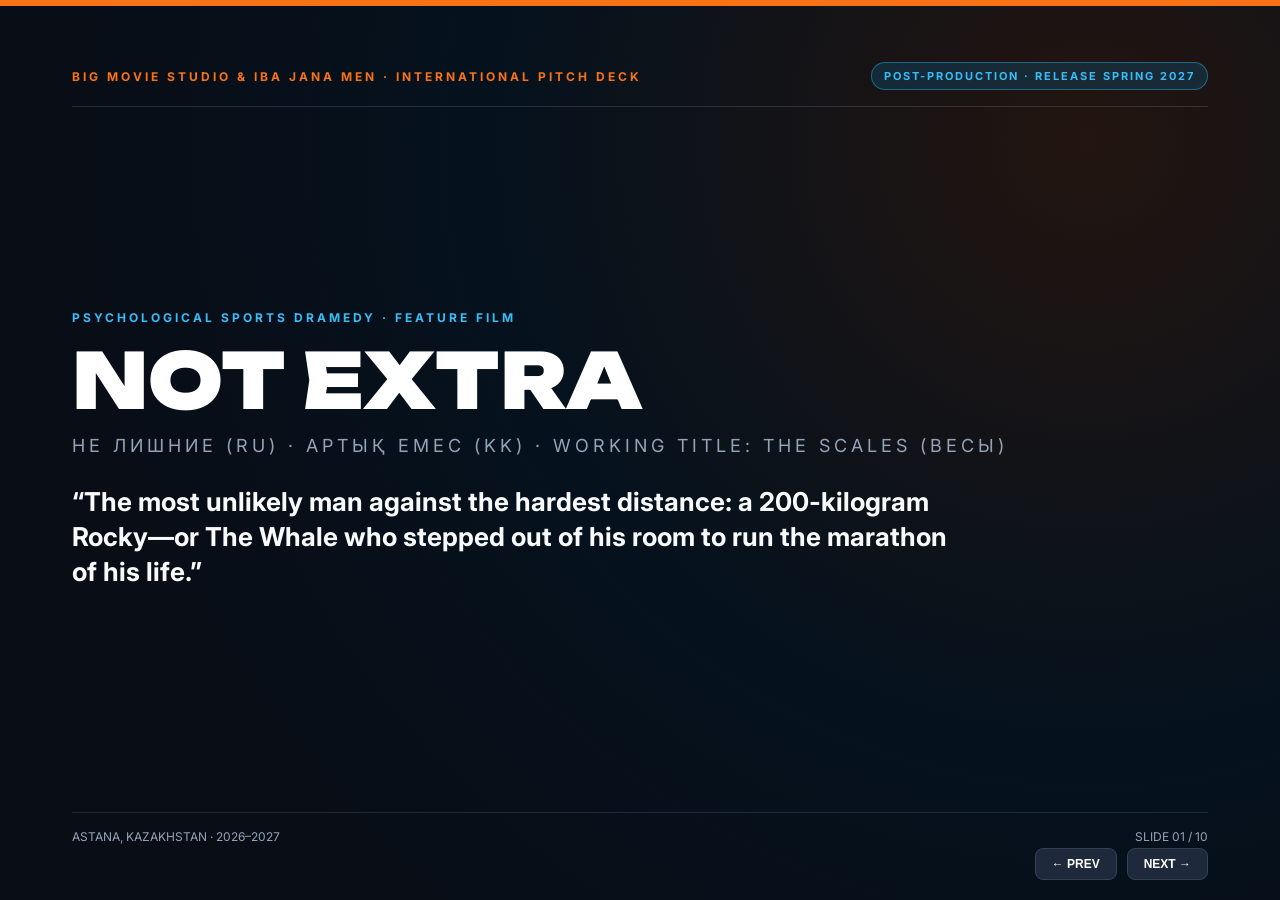
<file: NOT_EXTRA_PITCH_DECK_EN.html>
<!DOCTYPE html>
<html lang="en">
<head>
<meta charset="UTF-8">
<meta name="viewport" content="width=device-width, initial-scale=1.0">
<title>NOT EXTRA (НЕ ЛИШНИЕ / АРТЫҚ ЕМЕС) — International Pitch Deck (Spring 2027)</title>
<link href="https://fonts.googleapis.com/css2?family=Inter:wght@400;500;600;700;800&family=Unbounded:wght@600;700;800;900&display=swap" rel="stylesheet">
<style>
  * { box-sizing: border-box; margin: 0; padding: 0; }
  body {
    background: #05080F;
    color: #F1F5F9;
    font-family: 'Inter', sans-serif;
    overflow: hidden;
    height: 100vh;
    width: 100vw;
  }
  .deck {
    position: relative;
    width: 100vw;
    height: 100vh;
  }
  .slide {
    position: absolute;
    inset: 0;
    padding: 56px 72px;
    display: none;
    flex-direction: column;
    justify-content: space-between;
    background: radial-gradient(circle at 85% 15%, rgba(249,115,22,0.12), rgba(2,132,199,0.08) 45%, #090D16 80%);
    border-top: 6px solid #F97316;
  }
  .slide.active {
    display: flex;
  }
  .slide-header {
    display: flex;
    justify-content: space-between;
    align-items: center;
    border-bottom: 1px solid rgba(148,163,184,0.2);
    padding-bottom: 16px;
  }
  .eyebrow {
    font-size: 12px;
    text-transform: uppercase;
    letter-spacing: 3px;
    color: #F97316;
    font-weight: 700;
  }
  .badge {
    font-size: 11px;
    text-transform: uppercase;
    letter-spacing: 2px;
    padding: 6px 12px;
    border-radius: 999px;
    background: rgba(2,132,199,0.2);
    border: 1px solid rgba(56,189,248,0.4);
    color: #38BDF8;
    font-weight: 700;
  }
  h1, h2 {
    font-family: 'Unbounded', sans-serif;
    text-transform: uppercase;
    line-height: 1.1;
  }
  h1 { font-size: clamp(42px, 6vw, 84px); font-weight: 900; color: #FFFFFF; }
  h2 { font-size: clamp(26px, 3.2vw, 44px); font-weight: 800; color: #FFFFFF; margin-bottom: 18px; }
  .grid-2 { display: grid; grid-template-columns: 1fr 1fr; gap: 32px; align-items: center; }
  .grid-3 { display: grid; grid-template-columns: repeat(3, 1fr); gap: 20px; }
  .grid-4 { display: grid; grid-template-columns: repeat(4, 1fr); gap: 18px; }
  .card {
    background: rgba(15,23,42,0.85);
    border: 1px solid rgba(51,65,85,0.8);
    border-radius: 16px;
    padding: 22px;
  }
  .card h3 {
    font-family: 'Unbounded', sans-serif;
    font-size: 16px;
    color: #FFFFFF;
    margin-bottom: 6px;
  }
  .card .role {
    font-size: 11px;
    text-transform: uppercase;
    letter-spacing: 1.5px;
    color: #F97316;
    font-weight: 700;
    margin-bottom: 10px;
  }
  .card p {
    font-size: 13.5px;
    line-height: 1.55;
    color: #CBD5E1;
  }
  .stat-num {
    font-family: 'Unbounded', sans-serif;
    font-size: 36px;
    font-weight: 900;
    color: #F97316;
  }
  .slide-footer {
    display: flex;
    justify-content: space-between;
    align-items: center;
    border-top: 1px solid rgba(148,163,184,0.18);
    padding-top: 16px;
    font-size: 12px;
    color: #94A3B8;
  }
  .controls {
    position: fixed;
    bottom: 20px;
    right: 72px;
    z-index: 100;
    display: flex;
    gap: 10px;
  }
  .btn {
    background: #1E293B;
    color: #FFF;
    border: 1px solid #334155;
    padding: 8px 16px;
    border-radius: 8px;
    cursor: pointer;
    font-weight: 700;
    font-size: 12px;
  }
  .btn:hover { background: #F97316; color: #090D16; border-color: #F97316; }
  @media print {
    body { overflow: visible; height: auto; }
    .slide { position: relative; display: flex !important; page-break-after: always; height: 100vh; }
    .controls { display: none; }
  }
</style>
</head>
<body>
<div class="deck">
  <!-- SLIDE 1: COVER -->
  <section class="slide active">
    <div class="slide-header">
      <span class="eyebrow">BIG MOVIE STUDIO & IBA JANA MEN · INTERNATIONAL PITCH DECK</span>
      <span class="badge">POST-PRODUCTION · RELEASE SPRING 2027</span>
    </div>
    <div>
      <div class="eyebrow" style="margin-bottom:14px; color:#38BDF8;">PSYCHOLOGICAL SPORTS DRAMEDY · FEATURE FILM</div>
      <h1>NOT EXTRA</h1>
      <p style="font-size:18px; letter-spacing:4px; color:#94A3B8; text-transform:uppercase; margin:12px 0 28px;">
        НЕ ЛИШНИЕ (RU) · АРТЫҚ ЕМЕС (KK) · WORKING TITLE: THE SCALES (ВЕСЫ)
      </p>
      <p style="font-size:26px; max-width:880px; font-weight:700; line-height:1.35; color:#F8FAFC; margin-bottom:20px;">
        “The most unlikely man against the hardest distance: a 200-kilogram Rocky—or The Whale who stepped out of his room to run the marathon of his life.”
      </p>
    </div>
    <div class="slide-footer">
      <span>ASTANA, KAZAKHSTAN · 2026–2027</span>
      <span>SLIDE 01 / 10</span>
    </div>
  </section>

  <!-- SLIDE 2: LOGLINE & CORE HOOK -->
  <section class="slide">
    <div class="slide-header">
      <span class="eyebrow">02 · OFFICIAL LOGLINE & THEMATIC HOOK</span>
      <span class="badge">207 KG → 42.2 KM</span>
    </div>
    <div class="grid-2">
      <div>
        <h2>THE WEIGHT OF REDEMPTION</h2>
        <p style="font-size:20px; line-height:1.6; color:#E2E8F0; margin-bottom:24px;">
          Seeking redemption after accidentally causing a runner’s death, a <strong>200 kg stadium custodian</strong> assumes the deceased athlete’s identity and follows his handwritten training diary to run a full marathon. Along the 42.2 km journey, he discovers that the heaviest weight he must shed is not his flesh, but decades of childhood trauma, fear, and lies.
        </p>
        <div class="card" style="border-left:4px solid #F97316;">
          <div class="role">THE BRASS SCALES MANIFESTO (AITYM ZHAKUPOV)</div>
          <p>“Modern digital scales only measure meat, fat, and bone. Your fear and resentment weigh far more than all 200 kilograms of your body. True transformation begins with honesty.”</p>
        </div>
      </div>
      <div class="grid-2" style="gap:16px;">
        <div class="card"><div class="stat-num">207 KG</div><p>Protagonist’s starting physical weight & armor of childhood trauma</p></div>
        <div class="card"><div class="stat-num" style="color:#38BDF8;">42.2 KM</div><p>Full marathon distance filmed inside a live public race in Astana</p></div>
        <div class="card"><div class="stat-num">5,000+</div><p>Real marathon runners surrounding the protagonist in Act III</p></div>
        <div class="card"><div class="stat-num" style="color:#34D399;">SPRING 2027</div><p>Theatrical & International Release Window (March – May 2027)</p></div>
      </div>
    </div>
    <div class="slide-footer">
      <span>NOT EXTRA (НЕ ЛИШНИЕ) — PSYCHOLOGICAL SPORTS DRAMEDY</span>
      <span>SLIDE 02 / 10</span>
    </div>
  </section>

  <!-- SLIDE 3: GENRE & VISUAL PALETTE -->
  <section class="slide">
    <div class="slide-header">
      <span class="eyebrow">03 · CHROMATIC TIMELINE & VISUAL ARCHITECTURE</span>
      <span class="badge">200 KG → 42.2 KM</span>
    </div>
    <div>
      <h2>EVOLUTION OF THE FRAME</h2>
      <div class="grid-4" style="margin-top:24px;">
        <div class="card" style="border-top:4px solid #475569;">
          <div class="role">STAGE 01 · 207 KG · 0 KM</div>
          <h3>COLD STADIUM CONCRETE</h3>
          <p>Claustrophobic under-stadium cubicle (#090D16), sleep apnea, untied shoelaces, and the high-visibility orange custodian vest.</p>
        </div>
        <div class="card" style="border-top:4px solid #F97316;">
          <div class="role">STAGE 02 · 198 KG · 10 KM</div>
          <h3>JANA MEN ORANGE PULSE</h3>
          <p>Rehabilitation center "The Extras": brass apothecary scales, learning to tie knots and write letters with Elvira.</p>
        </div>
        <div class="card" style="border-top:4px solid #0284C7;">
          <div class="role">STAGE 03 · 182 KG · 35 KM</div>
          <h3>BLUE MARATHON JACKET</h3>
          <p>Shattered social-media illusions, spiritual fasting discipline (Oraza), and the blue jacket finally zipping shut.</p>
        </div>
        <div class="card" style="border-top:4px solid #38BDF8;">
          <div class="role">STAGE 04 · 42.2 KM</div>
          <h3>OPEN HORIZON CATHARSIS</h3>
          <p>10 meters before the finish arch, Rasul turns his back on the medal to save Artem’s daughter with an inhaler.</p>
        </div>
      </div>
    </div>
    <div class="slide-footer">
      <span>CINEMATOGRAPHY BY MIKHAIL SIRYANOV · PRODUCTION DESIGN BY ASSEL ULZHEBAYEVA</span>
      <span>SLIDE 03 / 10</span>
    </div>
  </section>

  <!-- SLIDE 4: STARRING CAST -->
  <section class="slide">
    <div class="slide-header">
      <span class="eyebrow">04 · STARRING ENSEMBLE (MAIN CAST)</span>
      <span class="badge">ACCLAIMED TALENT</span>
    </div>
    <div>
      <h2>MAIN CAST</h2>
      <div class="grid-3">
        <div class="card">
          <div class="role">PROTAGONIST · RASUL / "SULTAN"</div>
          <h3>YERSULTAN UAIS (Ерсултан Уаис)</h3>
          <p>A 207 kg stadium custodian ("sad giant") who steps onto the marathon track under a borrowed name and discovers his true dignity.</p>
        </div>
        <div class="card">
          <div class="role">FEMALE LEAD · ELVIRA</div>
          <h3>GUZEL ZHAN (Гузель Жан)</h3>
          <p>Administrator of the "Extras" clinic. Behind her military discipline lies personal grief and the silent mercy that transforms Rasul.</p>
        </div>
        <div class="card">
          <div class="role">STORY CATALYST · ARTEM</div>
          <h3>MIKHAIL KALYUZHNY (Михаил Калюжный)</h3>
          <p>The mythic marathon runner whose sudden asthma death leaves Rasul with a blue race jacket, SOS tracker, and training diary.</p>
        </div>
        <div class="card">
          <div class="role">PEOPLE'S ARTIST OF KAZAKHSTAN</div>
          <h3>DULYGA AKMOLDA (Дулыга Акмолда)</h3>
          <p>Monumental dramatic actor of Kazakh cinema bringing profound psychological gravitas to the ensemble.</p>
        </div>
        <div class="card">
          <div class="role">CINEMA LEGEND</div>
          <h3>YERBOLAT TOGUZAKOV (Ерболат Тогузаков)</h3>
          <p>Iconic star ("Shal / The Old Man") infusing the story with warm folk irony and authentic human truth.</p>
        </div>
        <div class="card">
          <div class="role">KEY SUPPORTING ROLE</div>
          <h3>ANNA STARCHENKO (Анна Старченко)</h3>
          <p>Acclaimed theater and screen actress bringing sharp contemporary texture and emotional contrast.</p>
        </div>
      </div>
    </div>
    <div class="slide-footer">
      <span>FEATURING REAL ALUMNI OF THE IBA JANA MEN TRANSFORMATION PROJECT</span>
      <span>SLIDE 04 / 10</span>
    </div>
  </section>

  <!-- SLIDE 5: FOUR-ACT NARRATIVE ARCHITECTURE -->
  <section class="slide">
    <div class="slide-header">
      <span class="eyebrow">05 · NARRATIVE SYNOPSIS BY ACTS</span>
      <span class="badge">DRAMATURGY</span>
    </div>
    <div>
      <h2>ANATOMY OF REDEMPTION</h2>
      <div class="grid-2" style="gap:20px;">
        <div class="card">
          <div class="role">ACT I · THE INCITING TRAGEDY</div>
          <h3>10 METERS OF ETERNITY</h3>
          <p>Illiterate 207 kg custodian Rasul witnesses runner Artem collapse on the night track. Tripping on untied laces, Rasul accidentally crushes Artem’s inhaler. Panicked, he takes Artem’s backpack, SOS watch, and diary.</p>
        </div>
        <div class="card">
          <div class="role">ACT II (PART 1) · THE "EXTRAS" CLINIC</div>
          <h3>THE BRASS SCALES & FIRST LETTERS</h3>
          <p>Entering the JANA MEN center in Astana as "Sultan", Rasul faces mentor Aitym Zhakupov’s brass scales and learns from Elvira how to double-knot his laces and write his own name.</p>
        </div>
        <div class="card">
          <div class="role">ACT II (PART 2) · DARK NIGHT OF THE SOUL</div>
          <h3>COLLAPSE OF THE MYTH</h3>
          <p>Humiliated on a livestream by influencer Dinara and confronted by Artem’s daughter Yulia—who exposes her father’s diary as a fabrication—Rasul leaps from the clinic roof in Artem’s blue jacket to run the marathon.</p>
        </div>
        <div class="card">
          <div class="role">ACT III & EPILOGUE · THE MARATHON</div>
          <h3>THE ULTIMATE VICTORY</h3>
          <p>10 meters from the finish line, Rasul conquers the phantom of his abusive stepfather, turns his back on the finish arch, and walks backward to save Yulia from an asthma attack with a fresh inhaler.</p>
        </div>
      </div>
    </div>
    <div class="slide-footer">
      <span>WRITTEN BY KONSTANTIN MAYER & SERGEY BONDAREV</span>
      <span>SLIDE 05 / 10</span>
    </div>
  </section>

  <!-- SLIDE 6: REALITY CROSSOVER & JANA MEN -->
  <section class="slide">
    <div class="slide-header">
      <span class="eyebrow">06 · DOCUMENTARY AUTHENTICITY & TRANSMEDIA</span>
      <span class="badge">BREAKING THE 4TH WALL</span>
    </div>
    <div class="grid-2">
      <div>
        <h2>BEYOND FICTION: THE JANA MEN PHENOMENON</h2>
        <p style="font-size:17px; line-height:1.65; color:#CBD5E1; margin-bottom:20px;">
          Founded by General Producer <strong>Aitym Zhakupov</strong>, the real-life <strong>IBA JANA MEN</strong> movement has helped participants shed over 1,500+ kg of critical weight while overcoming deep psychological trauma.
        </p>
        <p style="font-size:17px; line-height:1.65; color:#CBD5E1;">
          In <strong>NOT EXTRA</strong>, real alumni of JANA MEN appear alongside professional actors, and the climax was captured inside a live street race in Astana—fusing scripted cinema with visceral documentary truth.
        </p>
      </div>
      <div class="card" style="border:1px solid #F97316;">
        <div class="role">TRANSMEDIA MARKETING ENGINE</div>
        <h3>LIVE TRANSFORMATION TO PREMIERE</h3>
        <p style="margin-bottom:14px;">• Real-life physical transformation documented across YouTube & Instagram (@ne_lishnie_film) during post-production.</p>
        <p style="margin-bottom:14px;">• Built-in audience of millions across Central Asia & CIS following Aitym Zhakupov and JANA MEN.</p>
        <p>• Red-carpet Grand Premiere in Spring 2027 featuring the live stage reveal of the transformed cast.</p>
      </div>
    </div>
    <div class="slide-footer">
      <span>IBA & IBA JANA MEN — GENERAL & STRATEGIC PARTNERS</span>
      <span>SLIDE 06 / 10</span>
    </div>
  </section>

  <!-- SLIDE 7: KEY CREATIVE TEAM -->
  <section class="slide">
    <div class="slide-header">
      <span class="eyebrow">07 · FILMMAKERS & CREATIVE LEADERSHIP</span>
      <span class="badge">PRODUCERS & HEADS OF DEPT</span>
    </div>
    <div>
      <h2>KEY CREATIVE TEAM</h2>
      <div class="grid-3">
        <div class="card">
          <div class="role">GENERAL PRODUCER · CAMEO</div>
          <h3>AITYM ZHAKUPOV</h3>
          <p>Founder of IBA JANA MEN, visionary producer, and on-screen Mentor.</p>
        </div>
        <div class="card">
          <div class="role">ARTISTIC DIRECTOR · CO-WRITER</div>
          <h3>KONSTANTIN MAYER</h3>
          <p>Hit screenwriter & creative producer ("I Am Losing Weight", "Tolya-Robot", "Fizruk").</p>
        </div>
        <div class="card">
          <div class="role">SHOWRUNNER · LEAD PRODUCER · CO-WRITER</div>
          <h3>SERGEY BONDAREV</h3>
          <p>Original concept author, showrunner, and head of Big Movie Studio (60+ projects).</p>
        </div>
        <div class="card">
          <div class="role">EXECUTIVE PRODUCER</div>
          <h3>BAKHYTZHAN KUNSHASHOVA</h3>
          <p>Executive Producer (IBA JANA MEN) overseeing finance, legal, and Astana operations.</p>
        </div>
        <div class="card">
          <div class="role">PRODUCER · DIRECTOR OF PHOTOGRAPHY</div>
          <h3>MIKHAIL SIRYANOV</h3>
          <p>International DOP & Producer ("DOMM", "Blue Escape", "KoKe", "Omir").</p>
        </div>
        <div class="card">
          <div class="role">DIRECTOR</div>
          <h3>RASUL SHARAFEDDINOV</h3>
          <p>Acclaimed Kazakh director & dramatist ("The Debtor", "Astana — A Complex Story", "Inkar").</p>
        </div>
      </div>
    </div>
    <div class="slide-footer">
      <span>1ST AD: ELENA BEGAIDAROVA-LATAEVA · SOUND: EVGENY FETISOV · SFX MAKEUP: ANDREY TSIRULNIK</span>
      <span>SLIDE 07 / 10</span>
    </div>
  </section>

  <!-- SLIDE 8: FULL OFFICIAL CREW CREDITS -->
  <section class="slide">
    <div class="slide-header">
      <span class="eyebrow">08 · OFFICIAL PRODUCTION CREDITS (ALL DEPARTMENTS)</span>
      <span class="badge">VERIFIED CREDITS</span>
    </div>
    <div>
      <h2 style="font-size:28px; margin-bottom:14px;">COMPLETE PRODUCTION CREW</h2>
      <div class="grid-3" style="gap:14px; font-size:12px;">
        <div class="card" style="padding:16px;">
          <div class="role">PRODUCTION & DIRECTION</div>
          <p><strong>General Producer:</strong> Aitym Zhakupov<br>
          <strong>Artistic Director:</strong> Konstantin Mayer<br>
          <strong>Writers:</strong> K. Mayer, S. Bondarev<br>
          <strong>Executive Producer:</strong> Bakhytzhan Kunshashova<br>
          <strong>Producer / DOP:</strong> Mikhail Siryanov<br>
          <strong>Showrunner / Line Producer:</strong> Sergey Bondarev<br>
          <strong>Line Producer:</strong> Olga Oparina<br>
          <strong>Unit Manager / Pyro:</strong> Vyacheslav Asadullin<br>
          <strong>Director:</strong> Rasul Sharafeddinov<br>
          <strong>1st AD:</strong> Elena Begaidarova-Lataeva<br>
          <strong>Assistant Director:</strong> Arseniy Opekan<br>
          <strong>Script Supervisor:</strong> Andrey Volkov</p>
        </div>
        <div class="card" style="padding:16px;">
          <div class="role">CAMERA, LIGHTING, EDIT & CASTING</div>
          <p><strong>Casting Director:</strong> Asiya Rakhimova<br>
          <strong>Casting Assistant:</strong> Valentina Danilova<br>
          <strong>DIT / Film Editor:</strong> Daniil Mayer<br>
          <strong>Playback Assistant:</strong> Maxim Pokhila<br>
          <strong>Tech Director / Camera:</strong> Pavel Knebelev<br>
          <strong>Steadicam:</strong> Ilya Tolstobrov<br>
          <strong>Focus Puller:</strong> Doszhan Dildakhanov<br>
          <strong>DJI Ronin 4D Tech:</strong> Yerkebulan Turganov<br>
          <strong>Gaffer:</strong> Adil Appazov<br>
          <strong>Lighting Crew:</strong> Y. Makhambetiyarov, D. Kolosovskiy, D. Zakirov, A. Yerzhanov, I. Tkachev, D. Aboshev, Y. Khamitov, S. Asanova</p>
        </div>
        <div class="card" style="padding:16px;">
          <div class="role">ART, MAKEUP, SOUND & ADMIN</div>
          <p><strong>Production Designer:</strong> Assel Ulzhebayeva<br>
          <strong>Art Assistants:</strong> Azat Ibraimov, Evgeny Pak<br>
          <strong>Makeup & Costume Designer:</strong> Andrey Tsirulnik<br>
          <strong>Makeup/Costume Assts:</strong> D. Karpenkova, A. Nurbolatov, A. Beksultan, G. Yermekova<br>
          <strong>Sound Director:</strong> Evgeny Fetisov<br>
          <strong>Boom Operator:</strong> Maksat Sadibekov<br>
          <strong>Backstage:</strong> A. Absalyamova, M. Novgorodova, K. Golubtsova<br>
          <strong>Admin Unit:</strong> D. Tuleuov, A. Alzhanov, A. Bektemisov<br>
          <strong>Craft / Transport:</strong> L. Nosenko, M. Kovalchuk, S. Sharapov, B. Zhanatayev</p>
        </div>
      </div>
    </div>
    <div class="slide-footer">
      <span>SOURCE: OFFICIAL PRODUCTION CREDITS SHEET («Титры Группа НеЛишние.pdf»)</span>
      <span>SLIDE 08 / 10</span>
    </div>
  </section>

  <!-- SLIDE 9: PRODUCTION ROADMAP & PARTNERS -->
  <section class="slide">
    <div class="slide-header">
      <span class="eyebrow">09 · PRODUCTION PIPELINE & STRATEGIC PARTNERS</span>
      <span class="badge">ROAD TO SPRING 2027</span>
    </div>
    <div>
      <h2>PRODUCTION STATUS & TIMELINE</h2>
      <div class="grid-3" style="margin-bottom:24px;">
        <div class="card" style="border-top:4px solid #10B981;">
          <div class="role" style="color:#10B981;">PHASE 01 · COMPLETED</div>
          <h3>PRINCIPAL PHOTOGRAPHY</h3>
          <p>Wrapped in Astana (Aug–Oct 2026), including studio sets, rehabilitation camp, and live marathon filming.</p>
        </div>
        <div class="card" style="border-top:4px solid #F97316;">
          <div class="role">PHASE 02 · ACTIVE NOW</div>
          <h3>POST-PRODUCTION (ROUGH CUT)</h3>
          <p>Offline/Online editing, AI/CGI prologue morphing, DaVinci Resolve grading, and visceral 5.1/Atmos sound mix.</p>
        </div>
        <div class="card" style="border-top:4px solid #38BDF8;">
          <div class="role" style="color:#38BDF8;">PHASE 03 · MARCH – MAY 2027</div>
          <h3>SPRING 2027 RELEASE</h3>
          <p>Grand theatrical premiere, wide CIS box-office rollout, international film festivals, and global VOD/streaming.</p>
        </div>
      </div>
      <div class="card">
        <div class="role">STRATEGIC & PRODUCTION PARTNERS</div>
        <p><strong>General Partner:</strong> International Boxing Association (IBA) · <strong>Strategic Partner:</strong> Team IBA JANA MEN · <strong>Production:</strong> Big Movie Studio · <strong>Supporting Partners:</strong> AIVA Group, Fit Arena Winox, SNB Originals, G Empire Hotel, Okadzaki, Selo Lesnoye, Ravil Medical Center, MB Clinic Dr. Metanov.</p>
      </div>
    </div>
    <div class="slide-footer">
      <span>CURRENT STAGE: POST-PRODUCTION (ROUGH CUT AVAILABLE FOR ACCREDITED BUYERS)</span>
      <span>SLIDE 09 / 10</span>
    </div>
  </section>

  <!-- SLIDE 10: INTERNATIONAL SALES & CONTACTS -->
  <section class="slide">
    <div class="slide-header">
      <span class="eyebrow">10 · INTERNATIONAL SALES, FESTIVALS & PRESS CONTACT</span>
      <span class="badge">WORLDWIDE RIGHTS</span>
    </div>
    <div class="grid-2">
      <div>
        <h2>JOIN THE MARATHON</h2>
        <p style="font-size:18px; line-height:1.6; color:#CBD5E1; margin-bottom:24px;">
          We invite international distributors, sales agents, festival programmers, and streaming platforms to request the private Rough Cut screener and Electronic Press Kit (EPK).
        </p>
        <div class="card" style="border-left:4px solid #38BDF8;">
          <div class="role">TECHNICAL SPECIFICATIONS</div>
          <p><strong>Title:</strong> NOT EXTRA / НЕ ЛИШНИЕ / АРТЫҚ ЕМЕС<br>
          <strong>Genre:</strong> Psychological Sports Dramedy<br>
          <strong>Format:</strong> 4K DCP · 2.39:1 Scope · 5.1 / Dolby Atmos · ~110 min<br>
          <strong>Release Window:</strong> Spring 2027 (March – May 2027)</p>
        </div>
      </div>
      <div class="card" style="border:2px solid #F97316; padding:32px;">
        <div class="role">PRODUCTION & WORLD SALES OFFICE</div>
        <h3 style="font-size:24px; margin-bottom:16px;">BIG MOVIE STUDIO</h3>
        <p style="font-size:16px; margin-bottom:12px;"><strong>Showrunner & Lead Producer:</strong> Sergey Bondarev</p>
        <p style="font-size:16px; margin-bottom:12px;"><strong>Email:</strong> sergey@sijicbond.site</p>
        <p style="font-size:16px; margin-bottom:12px;"><strong>Phone / WhatsApp:</strong> +7 776 800 6262</p>
        <p style="font-size:16px;"><strong>Official Instagram:</strong> @ne_lishnie_film</p>
      </div>
    </div>
    <div class="slide-footer">
      <span>© 2026–2027 BIG MOVIE STUDIO & IBA JANA MEN · ALL RIGHTS RESERVED</span>
      <span>SLIDE 10 / 10</span>
    </div>
  </section>
</div>

<div class="controls">
  <button class="btn" onclick="prevSlide()">← PREV</button>
  <button class="btn" onclick="nextSlide()">NEXT →</button>
</div>

<script>
  let idx = 0;
  const slides = document.querySelectorAll('.slide');
  function showSlide(n) {
    slides.forEach((s, i) => s.classList.toggle('active', i === n));
  }
  function nextSlide() { idx = (idx + 1) % slides.length; showSlide(idx); }
  function prevSlide() { idx = (idx - 1 + slides.length) % slides.length; showSlide(idx); }
  window.addEventListener('keydown', (e) => {
    if (e.key === 'ArrowRight' || e.key === ' ') nextSlide();
    if (e.key === 'ArrowLeft') prevSlide();
  });
</script>
</body>
</html>
</file>
<file: assets/index-kx8hyd8w.css>
*,:before,:after{--tw-border-spacing-x: 0;--tw-border-spacing-y: 0;--tw-translate-x: 0;--tw-translate-y: 0;--tw-rotate: 0;--tw-skew-x: 0;--tw-skew-y: 0;--tw-scale-x: 1;--tw-scale-y: 1;--tw-pan-x: ;--tw-pan-y: ;--tw-pinch-zoom: ;--tw-scroll-snap-strictness: proximity;--tw-gradient-from-position: ;--tw-gradient-via-position: ;--tw-gradient-to-position: ;--tw-ordinal: ;--tw-slashed-zero: ;--tw-numeric-figure: ;--tw-numeric-spacing: ;--tw-numeric-fraction: ;--tw-ring-inset: ;--tw-ring-offset-width: 0px;--tw-ring-offset-color: #fff;--tw-ring-color: rgb(59 130 246 / .5);--tw-ring-offset-shadow: 0 0 #0000;--tw-ring-shadow: 0 0 #0000;--tw-shadow: 0 0 #0000;--tw-shadow-colored: 0 0 #0000;--tw-blur: ;--tw-brightness: ;--tw-contrast: ;--tw-grayscale: ;--tw-hue-rotate: ;--tw-invert: ;--tw-saturate: ;--tw-sepia: ;--tw-drop-shadow: ;--tw-backdrop-blur: ;--tw-backdrop-brightness: ;--tw-backdrop-contrast: ;--tw-backdrop-grayscale: ;--tw-backdrop-hue-rotate: ;--tw-backdrop-invert: ;--tw-backdrop-opacity: ;--tw-backdrop-saturate: ;--tw-backdrop-sepia: ;--tw-contain-size: ;--tw-contain-layout: ;--tw-contain-paint: ;--tw-contain-style: }::backdrop{--tw-border-spacing-x: 0;--tw-border-spacing-y: 0;--tw-translate-x: 0;--tw-translate-y: 0;--tw-rotate: 0;--tw-skew-x: 0;--tw-skew-y: 0;--tw-scale-x: 1;--tw-scale-y: 1;--tw-pan-x: ;--tw-pan-y: ;--tw-pinch-zoom: ;--tw-scroll-snap-strictness: proximity;--tw-gradient-from-position: ;--tw-gradient-via-position: ;--tw-gradient-to-position: ;--tw-ordinal: ;--tw-slashed-zero: ;--tw-numeric-figure: ;--tw-numeric-spacing: ;--tw-numeric-fraction: ;--tw-ring-inset: ;--tw-ring-offset-width: 0px;--tw-ring-offset-color: #fff;--tw-ring-color: rgb(59 130 246 / .5);--tw-ring-offset-shadow: 0 0 #0000;--tw-ring-shadow: 0 0 #0000;--tw-shadow: 0 0 #0000;--tw-shadow-colored: 0 0 #0000;--tw-blur: ;--tw-brightness: ;--tw-contrast: ;--tw-grayscale: ;--tw-hue-rotate: ;--tw-invert: ;--tw-saturate: ;--tw-sepia: ;--tw-drop-shadow: ;--tw-backdrop-blur: ;--tw-backdrop-brightness: ;--tw-backdrop-contrast: ;--tw-backdrop-grayscale: ;--tw-backdrop-hue-rotate: ;--tw-backdrop-invert: ;--tw-backdrop-opacity: ;--tw-backdrop-saturate: ;--tw-backdrop-sepia: ;--tw-contain-size: ;--tw-contain-layout: ;--tw-contain-paint: ;--tw-contain-style: }*,:before,:after{box-sizing:border-box;border-width:0;border-style:solid;border-color:#e5e7eb}:before,:after{--tw-content: ""}html,:host{line-height:1.5;-webkit-text-size-adjust:100%;-moz-tab-size:4;-o-tab-size:4;tab-size:4;font-family:Inter,system-ui,sans-serif;font-feature-settings:normal;font-variation-settings:normal;-webkit-tap-highlight-color:transparent}body{margin:0;line-height:inherit}hr{height:0;color:inherit;border-top-width:1px}abbr:where([title]){-webkit-text-decoration:underline dotted;text-decoration:underline dotted}h1,h2,h3,h4,h5,h6{font-size:inherit;font-weight:inherit}a{color:inherit;text-decoration:inherit}b,strong{font-weight:bolder}code,kbd,samp,pre{font-family:ui-monospace,SFMono-Regular,Menlo,Monaco,Consolas,Liberation Mono,Courier New,monospace;font-feature-settings:normal;font-variation-settings:normal;font-size:1em}small{font-size:80%}sub,sup{font-size:75%;line-height:0;position:relative;vertical-align:baseline}sub{bottom:-.25em}sup{top:-.5em}table{text-indent:0;border-color:inherit;border-collapse:collapse}button,input,optgroup,select,textarea{font-family:inherit;font-feature-settings:inherit;font-variation-settings:inherit;font-size:100%;font-weight:inherit;line-height:inherit;letter-spacing:inherit;color:inherit;margin:0;padding:0}button,select{text-transform:none}button,input:where([type=button]),input:where([type=reset]),input:where([type=submit]){-webkit-appearance:button;background-color:transparent;background-image:none}:-moz-focusring{outline:auto}:-moz-ui-invalid{box-shadow:none}progress{vertical-align:baseline}::-webkit-inner-spin-button,::-webkit-outer-spin-button{height:auto}[type=search]{-webkit-appearance:textfield;outline-offset:-2px}::-webkit-search-decoration{-webkit-appearance:none}::-webkit-file-upload-button{-webkit-appearance:button;font:inherit}summary{display:list-item}blockquote,dl,dd,h1,h2,h3,h4,h5,h6,hr,figure,p,pre{margin:0}fieldset{margin:0;padding:0}legend{padding:0}ol,ul,menu{list-style:none;margin:0;padding:0}dialog{padding:0}textarea{resize:vertical}input::-moz-placeholder,textarea::-moz-placeholder{opacity:1;color:#9ca3af}input::placeholder,textarea::placeholder{opacity:1;color:#9ca3af}button,[role=button]{cursor:pointer}:disabled{cursor:default}img,svg,video,canvas,audio,iframe,embed,object{display:block;vertical-align:middle}img,video{max-width:100%;height:auto}[hidden]:where(:not([hidden=until-found])){display:none}html{scroll-padding-top:96px}body{background-color:var(--bg-void);color:var(--ink-white);font-family:Inter,Noto Sans SC,system-ui,-apple-system,sans-serif;letter-spacing:-.01em}.sr-only{position:absolute;width:1px;height:1px;padding:0;margin:-1px;overflow:hidden;clip:rect(0,0,0,0);white-space:nowrap;border-width:0}.pointer-events-none{pointer-events:none}.invisible{visibility:hidden}.collapse{visibility:collapse}.fixed{position:fixed}.absolute{position:absolute}.relative{position:relative}.sticky{position:sticky}.inset-0{top:0;right:0;bottom:0;left:0}.inset-x-0{left:0;right:0}.bottom-0{bottom:0}.bottom-3{bottom:.75rem}.bottom-3\.5{bottom:.875rem}.bottom-4{bottom:1rem}.left-0{left:0}.left-1\.5{left:.375rem}.left-1\/2{left:50%}.left-3{left:.75rem}.left-3\.5{left:.875rem}.left-4{left:1rem}.left-5{left:1.25rem}.left-6{left:1.5rem}.right-0{right:0}.right-3{right:.75rem}.right-3\.5{right:.875rem}.right-4{right:1rem}.right-5{right:1.25rem}.top-0{top:0}.top-1\/2{top:50%}.top-3\.5{top:.875rem}.top-4{top:1rem}.top-\[44vh\]{top:44vh}.top-\[46vh\]{top:46vh}.z-10{z-index:10}.z-20{z-index:20}.z-50{z-index:50}.z-\[5\]{z-index:5}.col-span-2{grid-column:span 2 / span 2}.mx-1{margin-left:.25rem;margin-right:.25rem}.mx-auto{margin-left:auto;margin-right:auto}.my-auto{margin-top:auto;margin-bottom:auto}.-ml-1\.5{margin-left:-.375rem}.mb-0\.5{margin-bottom:.125rem}.mb-1{margin-bottom:.25rem}.mb-1\.5{margin-bottom:.375rem}.mb-12{margin-bottom:3rem}.mb-16{margin-bottom:4rem}.mb-2{margin-bottom:.5rem}.mb-2\.5{margin-bottom:.625rem}.mb-3{margin-bottom:.75rem}.mb-4{margin-bottom:1rem}.mb-5{margin-bottom:1.25rem}.mb-6{margin-bottom:1.5rem}.mb-7{margin-bottom:1.75rem}.mb-8{margin-bottom:2rem}.ml-1{margin-left:.25rem}.ml-3{margin-left:.75rem}.mr-1{margin-right:.25rem}.mr-3{margin-right:.75rem}.mt-0\.5{margin-top:.125rem}.mt-1{margin-top:.25rem}.mt-1\.5{margin-top:.375rem}.mt-2\.5{margin-top:.625rem}.mt-3{margin-top:.75rem}.mt-4{margin-top:1rem}.mt-6{margin-top:1.5rem}.line-clamp-2{overflow:hidden;display:-webkit-box;-webkit-box-orient:vertical;-webkit-line-clamp:2}.block{display:block}.inline-block{display:inline-block}.flex{display:flex}.inline-flex{display:inline-flex}.grid{display:grid}.hidden{display:none}.aspect-\[16\/10\]{aspect-ratio:16/10}.aspect-\[4\/5\]{aspect-ratio:4/5}.aspect-video{aspect-ratio:16 / 9}.h-1\.5{height:.375rem}.h-10{height:2.5rem}.h-12{height:3rem}.h-14{height:3.5rem}.h-16{height:4rem}.h-2{height:.5rem}.h-2\.5{height:.625rem}.h-3{height:.75rem}.h-3\.5{height:.875rem}.h-4{height:1rem}.h-5{height:1.25rem}.h-6{height:1.5rem}.h-7{height:1.75rem}.h-8{height:2rem}.h-9{height:2.25rem}.h-\[84px\]{height:84px}.h-\[92px\]{height:92px}.h-auto{height:auto}.h-fit{height:-moz-fit-content;height:fit-content}.h-full{height:100%}.min-h-\[240px\]{min-height:240px}.min-h-\[290px\]{min-height:290px}.min-h-\[92vh\]{min-height:92vh}.min-h-screen{min-height:100vh}.w-0\.5{width:.125rem}.w-1{width:.25rem}.w-1\.5{width:.375rem}.w-10{width:2.5rem}.w-12{width:3rem}.w-14{width:3.5rem}.w-16{width:4rem}.w-2{width:.5rem}.w-2\.5{width:.625rem}.w-24{width:6rem}.w-3{width:.75rem}.w-3\.5{width:.875rem}.w-4{width:1rem}.w-40{width:10rem}.w-44{width:11rem}.w-48{width:12rem}.w-5{width:1.25rem}.w-6{width:1.5rem}.w-7{width:1.75rem}.w-8{width:2rem}.w-9{width:2.25rem}.w-\[200px\]{width:200px}.w-auto{width:auto}.w-full{width:100%}.min-w-0{min-width:0px}.max-w-2xl{max-width:42rem}.max-w-3xl{max-width:48rem}.max-w-5xl{max-width:64rem}.max-w-\[1320px\]{max-width:1320px}.max-w-\[1340px\]{max-width:1340px}.max-w-\[1380px\]{max-width:1380px}.max-w-full{max-width:100%}.max-w-md{max-width:28rem}.flex-1{flex:1 1 0%}.flex-shrink-0{flex-shrink:0}.-translate-x-1\/2{--tw-translate-x: -50%;transform:translate(var(--tw-translate-x),var(--tw-translate-y)) rotate(var(--tw-rotate)) skew(var(--tw-skew-x)) skewY(var(--tw-skew-y)) scaleX(var(--tw-scale-x)) scaleY(var(--tw-scale-y))}.-translate-y-1\/2{--tw-translate-y: -50%;transform:translate(var(--tw-translate-x),var(--tw-translate-y)) rotate(var(--tw-rotate)) skew(var(--tw-skew-x)) skewY(var(--tw-skew-y)) scaleX(var(--tw-scale-x)) scaleY(var(--tw-scale-y))}.-skew-x-6{--tw-skew-x: -6deg;transform:translate(var(--tw-translate-x),var(--tw-translate-y)) rotate(var(--tw-rotate)) skew(var(--tw-skew-x)) skewY(var(--tw-skew-y)) scaleX(var(--tw-scale-x)) scaleY(var(--tw-scale-y))}.transform{transform:translate(var(--tw-translate-x),var(--tw-translate-y)) rotate(var(--tw-rotate)) skew(var(--tw-skew-x)) skewY(var(--tw-skew-y)) scaleX(var(--tw-scale-x)) scaleY(var(--tw-scale-y))}@keyframes ping{75%,to{transform:scale(2);opacity:0}}.animate-ping{animation:ping 1s cubic-bezier(0,0,.2,1) infinite}.cursor-crosshair{cursor:crosshair}.select-none{-webkit-user-select:none;-moz-user-select:none;user-select:none}.resize{resize:both}.scroll-mt-24{scroll-margin-top:6rem}.grid-cols-1{grid-template-columns:repeat(1,minmax(0,1fr))}.grid-cols-2{grid-template-columns:repeat(2,minmax(0,1fr))}.flex-col{flex-direction:column}.flex-wrap{flex-wrap:wrap}.items-start{align-items:flex-start}.items-center{align-items:center}.items-stretch{align-items:stretch}.justify-center{justify-content:center}.justify-between{justify-content:space-between}.gap-1{gap:.25rem}.gap-1\.5{gap:.375rem}.gap-10{gap:2.5rem}.gap-2{gap:.5rem}.gap-2\.5{gap:.625rem}.gap-3{gap:.75rem}.gap-3\.5{gap:.875rem}.gap-4{gap:1rem}.gap-5{gap:1.25rem}.gap-6{gap:1.5rem}.gap-7{gap:1.75rem}.gap-8{gap:2rem}.gap-px{gap:1px}.gap-x-6{-moz-column-gap:1.5rem;column-gap:1.5rem}.gap-y-2{row-gap:.5rem}.space-y-14>:not([hidden])~:not([hidden]){--tw-space-y-reverse: 0;margin-top:calc(3.5rem * calc(1 - var(--tw-space-y-reverse)));margin-bottom:calc(3.5rem * var(--tw-space-y-reverse))}.space-y-2>:not([hidden])~:not([hidden]){--tw-space-y-reverse: 0;margin-top:calc(.5rem * calc(1 - var(--tw-space-y-reverse)));margin-bottom:calc(.5rem * var(--tw-space-y-reverse))}.space-y-2\.5>:not([hidden])~:not([hidden]){--tw-space-y-reverse: 0;margin-top:calc(.625rem * calc(1 - var(--tw-space-y-reverse)));margin-bottom:calc(.625rem * var(--tw-space-y-reverse))}.space-y-20>:not([hidden])~:not([hidden]){--tw-space-y-reverse: 0;margin-top:calc(5rem * calc(1 - var(--tw-space-y-reverse)));margin-bottom:calc(5rem * var(--tw-space-y-reverse))}.space-y-3>:not([hidden])~:not([hidden]){--tw-space-y-reverse: 0;margin-top:calc(.75rem * calc(1 - var(--tw-space-y-reverse)));margin-bottom:calc(.75rem * var(--tw-space-y-reverse))}.space-y-4>:not([hidden])~:not([hidden]){--tw-space-y-reverse: 0;margin-top:calc(1rem * calc(1 - var(--tw-space-y-reverse)));margin-bottom:calc(1rem * var(--tw-space-y-reverse))}.space-y-5>:not([hidden])~:not([hidden]){--tw-space-y-reverse: 0;margin-top:calc(1.25rem * calc(1 - var(--tw-space-y-reverse)));margin-bottom:calc(1.25rem * var(--tw-space-y-reverse))}.space-y-6>:not([hidden])~:not([hidden]){--tw-space-y-reverse: 0;margin-top:calc(1.5rem * calc(1 - var(--tw-space-y-reverse)));margin-bottom:calc(1.5rem * var(--tw-space-y-reverse))}.divide-y>:not([hidden])~:not([hidden]){--tw-divide-y-reverse: 0;border-top-width:calc(1px * calc(1 - var(--tw-divide-y-reverse)));border-bottom-width:calc(1px * var(--tw-divide-y-reverse))}.self-start{align-self:flex-start}.overflow-hidden{overflow:hidden}.overflow-visible{overflow:visible}.overflow-x-clip{overflow-x:clip}.scroll-smooth{scroll-behavior:smooth}.truncate{overflow:hidden;text-overflow:ellipsis;white-space:nowrap}.whitespace-nowrap{white-space:nowrap}.rounded-2xl{border-radius:1rem}.rounded-full{border-radius:9999px}.rounded-lg{border-radius:.5rem}.rounded-md{border-radius:.375rem}.rounded-xl{border-radius:.75rem}.border{border-width:1px}.border-2{border-width:2px}.border-b{border-bottom-width:1px}.border-l{border-left-width:1px}.border-t{border-top-width:1px}.border-t-2{border-top-width:2px}.border-\[\#07C160\]\/45{border-color:#07c16073}.border-\[\#38BDF8\]\/20{border-color:#38bdf833}.border-\[\#38BDF8\]\/25{border-color:#38bdf840}.border-\[\#38BDF8\]\/30{border-color:#38bdf84d}.border-\[\#E61E2A\]{--tw-border-opacity: 1;border-color:rgb(230 30 42 / var(--tw-border-opacity, 1))}.border-\[\#E61E2A\]\/45{border-color:#e61e2a73}.border-\[\#E61E2A\]\/70{border-color:#e61e2ab3}.border-\[\#E61E2A\]\/85{border-color:#e61e2ad9}.border-\[\#F8FAFC\]\/10{border-color:#f8fafc1a}.border-slate-100{--tw-border-opacity: 1;border-color:rgb(241 245 249 / var(--tw-border-opacity, 1))}.border-slate-200{--tw-border-opacity: 1;border-color:rgb(226 232 240 / var(--tw-border-opacity, 1))}.border-slate-200\/70{border-color:#e2e8f0b3}.border-slate-200\/80{border-color:#e2e8f0cc}.border-white\/10{border-color:#ffffff1a}.border-white\/15{border-color:#ffffff26}.border-white\/20{border-color:#fff3}.border-white\/25{border-color:#ffffff40}.border-white\/45{border-color:#ffffff73}.border-white\/60{border-color:#fff9}.bg-\[\#03060C\]\/95{background-color:#03060cf2}.bg-\[\#040810\]{--tw-bg-opacity: 1;background-color:rgb(4 8 16 / var(--tw-bg-opacity, 1))}.bg-\[\#060B14\]{--tw-bg-opacity: 1;background-color:rgb(6 11 20 / var(--tw-bg-opacity, 1))}.bg-\[\#060B14\]\/80{background-color:#060b14cc}.bg-\[\#060B14\]\/85{background-color:#060b14d9}.bg-\[\#070D19\]{--tw-bg-opacity: 1;background-color:rgb(7 13 25 / var(--tw-bg-opacity, 1))}.bg-\[\#070E1B\]{--tw-bg-opacity: 1;background-color:rgb(7 14 27 / var(--tw-bg-opacity, 1))}.bg-\[\#071F14\]{--tw-bg-opacity: 1;background-color:rgb(7 31 20 / var(--tw-bg-opacity, 1))}.bg-\[\#07336B\]\/75{background-color:#07336bbf}.bg-\[\#07336B\]\/95{background-color:#07336bf2}.bg-\[\#07C160\]{--tw-bg-opacity: 1;background-color:rgb(7 193 96 / var(--tw-bg-opacity, 1))}.bg-\[\#091221\]{--tw-bg-opacity: 1;background-color:rgb(9 18 33 / var(--tw-bg-opacity, 1))}.bg-\[\#0A1322\]{--tw-bg-opacity: 1;background-color:rgb(10 19 34 / var(--tw-bg-opacity, 1))}.bg-\[\#0B1424\]{--tw-bg-opacity: 1;background-color:rgb(11 20 36 / var(--tw-bg-opacity, 1))}.bg-\[\#0E7AE0\]{--tw-bg-opacity: 1;background-color:rgb(14 122 224 / var(--tw-bg-opacity, 1))}.bg-\[\#0F2342\]{--tw-bg-opacity: 1;background-color:rgb(15 35 66 / var(--tw-bg-opacity, 1))}.bg-\[\#111F36\]{--tw-bg-opacity: 1;background-color:rgb(17 31 54 / var(--tw-bg-opacity, 1))}.bg-\[\#1D080D\]{--tw-bg-opacity: 1;background-color:rgb(29 8 13 / var(--tw-bg-opacity, 1))}.bg-\[\#E61E2A\]{--tw-bg-opacity: 1;background-color:rgb(230 30 42 / var(--tw-bg-opacity, 1))}.bg-\[\#E61E2A\]\/15{background-color:#e61e2a26}.bg-\[\#E61E2A\]\/20{background-color:#e61e2a33}.bg-\[\#E61E2A\]\/25{background-color:#e61e2a40}.bg-\[\#F5F7FB\]{--tw-bg-opacity: 1;background-color:rgb(245 247 251 / var(--tw-bg-opacity, 1))}.bg-\[\#F8FAFC\]{--tw-bg-opacity: 1;background-color:rgb(248 250 252 / var(--tw-bg-opacity, 1))}.bg-\[\#F8FAFC\]\/10{background-color:#f8fafc1a}.bg-black{--tw-bg-opacity: 1;background-color:rgb(0 0 0 / var(--tw-bg-opacity, 1))}.bg-black\/95{background-color:#000000f2}.bg-slate-100{--tw-bg-opacity: 1;background-color:rgb(241 245 249 / var(--tw-bg-opacity, 1))}.bg-slate-300{--tw-bg-opacity: 1;background-color:rgb(203 213 225 / var(--tw-bg-opacity, 1))}.bg-slate-900{--tw-bg-opacity: 1;background-color:rgb(15 23 42 / var(--tw-bg-opacity, 1))}.bg-transparent{background-color:transparent}.bg-white{--tw-bg-opacity: 1;background-color:rgb(255 255 255 / var(--tw-bg-opacity, 1))}.bg-white\/10{background-color:#ffffff1a}.bg-white\/15{background-color:#ffffff26}.bg-white\/5{background-color:#ffffff0d}.bg-gradient-to-b{background-image:linear-gradient(to bottom,var(--tw-gradient-stops))}.bg-gradient-to-t{background-image:linear-gradient(to top,var(--tw-gradient-stops))}.from-\[\#060B14\]{--tw-gradient-from: #060B14 var(--tw-gradient-from-position);--tw-gradient-to: rgb(6 11 20 / 0) var(--tw-gradient-to-position);--tw-gradient-stops: var(--tw-gradient-from), var(--tw-gradient-to)}.from-\[\#060B14\]\/90{--tw-gradient-from: rgb(6 11 20 / .9) var(--tw-gradient-from-position);--tw-gradient-to: rgb(6 11 20 / 0) var(--tw-gradient-to-position);--tw-gradient-stops: var(--tw-gradient-from), var(--tw-gradient-to)}.via-\[\#091221\]{--tw-gradient-to: rgb(9 18 33 / 0) var(--tw-gradient-to-position);--tw-gradient-stops: var(--tw-gradient-from), #091221 var(--tw-gradient-via-position), var(--tw-gradient-to)}.via-transparent{--tw-gradient-to: rgb(0 0 0 / 0) var(--tw-gradient-to-position);--tw-gradient-stops: var(--tw-gradient-from), transparent var(--tw-gradient-via-position), var(--tw-gradient-to)}.to-\[\#050911\]{--tw-gradient-to: #050911 var(--tw-gradient-to-position)}.to-transparent{--tw-gradient-to: transparent var(--tw-gradient-to-position)}.fill-current{fill:currentColor}.object-contain{-o-object-fit:contain;object-fit:contain}.object-cover{-o-object-fit:cover;object-fit:cover}.object-bottom{-o-object-position:bottom;object-position:bottom}.object-center{-o-object-position:center;object-position:center}.object-top{-o-object-position:top;object-position:top}.p-0\.5{padding:.125rem}.p-1{padding:.25rem}.p-1\.5{padding:.375rem}.p-2{padding:.5rem}.p-3{padding:.75rem}.p-3\.5{padding:.875rem}.p-4{padding:1rem}.p-5{padding:1.25rem}.p-6{padding:1.5rem}.p-8{padding:2rem}.px-1{padding-left:.25rem;padding-right:.25rem}.px-2{padding-left:.5rem;padding-right:.5rem}.px-2\.5{padding-left:.625rem;padding-right:.625rem}.px-3{padding-left:.75rem;padding-right:.75rem}.px-3\.5{padding-left:.875rem;padding-right:.875rem}.px-4{padding-left:1rem;padding-right:1rem}.px-5{padding-left:1.25rem;padding-right:1.25rem}.px-6{padding-left:1.5rem;padding-right:1.5rem}.py-0\.5{padding-top:.125rem;padding-bottom:.125rem}.py-1{padding-top:.25rem;padding-bottom:.25rem}.py-1\.5{padding-top:.375rem;padding-bottom:.375rem}.py-2{padding-top:.5rem;padding-bottom:.5rem}.py-2\.5{padding-top:.625rem;padding-bottom:.625rem}.py-24{padding-top:6rem;padding-bottom:6rem}.py-3{padding-top:.75rem;padding-bottom:.75rem}.py-3\.5{padding-top:.875rem;padding-bottom:.875rem}.py-4{padding-top:1rem;padding-bottom:1rem}.pb-16{padding-bottom:4rem}.pb-2{padding-bottom:.5rem}.pb-20{padding-bottom:5rem}.pb-24{padding-bottom:6rem}.pb-3{padding-bottom:.75rem}.pb-4{padding-bottom:1rem}.pb-5{padding-bottom:1.25rem}.pb-8{padding-bottom:2rem}.pl-1{padding-left:.25rem}.pl-16{padding-left:4rem}.pl-2\.5{padding-left:.625rem}.pt-12{padding-top:3rem}.pt-2{padding-top:.5rem}.pt-20{padding-top:5rem}.pt-24{padding-top:6rem}.pt-3{padding-top:.75rem}.pt-3\.5{padding-top:.875rem}.pt-4{padding-top:1rem}.pt-6{padding-top:1.5rem}.text-left{text-align:left}.text-center{text-align:center}.text-right{text-align:right}.font-mono{font-family:ui-monospace,SFMono-Regular,Menlo,Monaco,Consolas,Liberation Mono,Courier New,monospace}.text-2xl{font-size:1.5rem;line-height:2rem}.text-4xl{font-size:2.25rem;line-height:2.5rem}.text-\[10px\]{font-size:10px}.text-\[11px\]{font-size:11px}.text-\[9px\]{font-size:9px}.text-base{font-size:1rem;line-height:1.5rem}.text-lg{font-size:1.125rem;line-height:1.75rem}.text-sm{font-size:.875rem;line-height:1.25rem}.text-xl{font-size:1.25rem;line-height:1.75rem}.text-xs{font-size:.75rem;line-height:1rem}.font-black{font-weight:900}.font-bold{font-weight:700}.font-medium{font-weight:500}.font-semibold{font-weight:600}.uppercase{text-transform:uppercase}.italic{font-style:italic}.tabular-nums{--tw-numeric-spacing: tabular-nums;font-variant-numeric:var(--tw-ordinal) var(--tw-slashed-zero) var(--tw-numeric-figure) var(--tw-numeric-spacing) var(--tw-numeric-fraction)}.leading-\[0\.96\]{line-height:.96}.leading-\[1\.12\]{line-height:1.12}.leading-\[1\.22\]{line-height:1.22}.leading-relaxed{line-height:1.625}.leading-snug{line-height:1.375}.leading-tight{line-height:1.25}.tracking-\[-0\.01em\]{letter-spacing:-.01em}.tracking-\[-0\.025em\]{letter-spacing:-.025em}.tracking-\[-0\.02em\]{letter-spacing:-.02em}.tracking-\[0\.06em\]{letter-spacing:.06em}.tracking-\[0\.08em\]{letter-spacing:.08em}.tracking-\[0\.12em\]{letter-spacing:.12em}.tracking-\[0\.14em\]{letter-spacing:.14em}.tracking-\[0\.16em\]{letter-spacing:.16em}.tracking-\[0\.18em\]{letter-spacing:.18em}.tracking-\[0\.22em\]{letter-spacing:.22em}.tracking-\[0\.24em\]{letter-spacing:.24em}.tracking-\[0\.2em\]{letter-spacing:.2em}.tracking-\[0\.4em\]{letter-spacing:.4em}.tracking-wider{letter-spacing:.05em}.text-\[\#060B14\]{--tw-text-opacity: 1;color:rgb(6 11 20 / var(--tw-text-opacity, 1))}.text-\[\#07336B\]{--tw-text-opacity: 1;color:rgb(7 51 107 / var(--tw-text-opacity, 1))}.text-\[\#07C160\]{--tw-text-opacity: 1;color:rgb(7 193 96 / var(--tw-text-opacity, 1))}.text-\[\#0B172A\]{--tw-text-opacity: 1;color:rgb(11 23 42 / var(--tw-text-opacity, 1))}.text-\[\#2563EB\]{--tw-text-opacity: 1;color:rgb(37 99 235 / var(--tw-text-opacity, 1))}.text-\[\#38BDF8\]{--tw-text-opacity: 1;color:rgb(56 189 248 / var(--tw-text-opacity, 1))}.text-\[\#64748B\]{--tw-text-opacity: 1;color:rgb(100 116 139 / var(--tw-text-opacity, 1))}.text-\[\#86EFAC\]{--tw-text-opacity: 1;color:rgb(134 239 172 / var(--tw-text-opacity, 1))}.text-\[\#94A3B8\]{--tw-text-opacity: 1;color:rgb(148 163 184 / var(--tw-text-opacity, 1))}.text-\[\#CBD5E1\]{--tw-text-opacity: 1;color:rgb(203 213 225 / var(--tw-text-opacity, 1))}.text-\[\#E2E8F0\]{--tw-text-opacity: 1;color:rgb(226 232 240 / var(--tw-text-opacity, 1))}.text-\[\#E61E2A\]{--tw-text-opacity: 1;color:rgb(230 30 42 / var(--tw-text-opacity, 1))}.text-\[\#F8FAFC\]{--tw-text-opacity: 1;color:rgb(248 250 252 / var(--tw-text-opacity, 1))}.text-amber-200{--tw-text-opacity: 1;color:rgb(253 230 138 / var(--tw-text-opacity, 1))}.text-sky-300{--tw-text-opacity: 1;color:rgb(125 211 252 / var(--tw-text-opacity, 1))}.text-sky-400{--tw-text-opacity: 1;color:rgb(56 189 248 / var(--tw-text-opacity, 1))}.text-slate-300{--tw-text-opacity: 1;color:rgb(203 213 225 / var(--tw-text-opacity, 1))}.text-slate-400{--tw-text-opacity: 1;color:rgb(148 163 184 / var(--tw-text-opacity, 1))}.text-slate-500{--tw-text-opacity: 1;color:rgb(100 116 139 / var(--tw-text-opacity, 1))}.text-slate-600{--tw-text-opacity: 1;color:rgb(71 85 105 / var(--tw-text-opacity, 1))}.text-white{--tw-text-opacity: 1;color:rgb(255 255 255 / var(--tw-text-opacity, 1))}.text-white\/20{color:#fff3}.text-white\/25{color:#ffffff40}.text-white\/30{color:#ffffff4d}.text-white\/40{color:#fff6}.text-white\/95{color:#fffffff2}.antialiased{-webkit-font-smoothing:antialiased;-moz-osx-font-smoothing:grayscale}.opacity-\[0\.42\]{opacity:.42}.shadow{--tw-shadow: 0 1px 3px 0 rgb(0 0 0 / .1), 0 1px 2px -1px rgb(0 0 0 / .1);--tw-shadow-colored: 0 1px 3px 0 var(--tw-shadow-color), 0 1px 2px -1px var(--tw-shadow-color);box-shadow:var(--tw-ring-offset-shadow, 0 0 #0000),var(--tw-ring-shadow, 0 0 #0000),var(--tw-shadow)}.shadow-2xl{--tw-shadow: 0 25px 50px -12px rgb(0 0 0 / .25);--tw-shadow-colored: 0 25px 50px -12px var(--tw-shadow-color);box-shadow:var(--tw-ring-offset-shadow, 0 0 #0000),var(--tw-ring-shadow, 0 0 #0000),var(--tw-shadow)}.shadow-\[0_0_40px_rgba\(230\,30\,42\,0\.55\)\]{--tw-shadow: 0 0 40px rgba(230,30,42,.55);--tw-shadow-colored: 0 0 40px var(--tw-shadow-color);box-shadow:var(--tw-ring-offset-shadow, 0 0 #0000),var(--tw-ring-shadow, 0 0 #0000),var(--tw-shadow)}.shadow-\[0_10px_28px_rgba\(6\,11\,20\,0\.22\)\]{--tw-shadow: 0 10px 28px rgba(6,11,20,.22);--tw-shadow-colored: 0 10px 28px var(--tw-shadow-color);box-shadow:var(--tw-ring-offset-shadow, 0 0 #0000),var(--tw-ring-shadow, 0 0 #0000),var(--tw-shadow)}.shadow-\[0_10px_28px_rgba\(6\,11\,20\,0\.34\)\]{--tw-shadow: 0 10px 28px rgba(6,11,20,.34);--tw-shadow-colored: 0 10px 28px var(--tw-shadow-color);box-shadow:var(--tw-ring-offset-shadow, 0 0 #0000),var(--tw-ring-shadow, 0 0 #0000),var(--tw-shadow)}.shadow-\[0_12px_28px_rgba\(7\,51\,107\,0\.28\)\]{--tw-shadow: 0 12px 28px rgba(7,51,107,.28);--tw-shadow-colored: 0 12px 28px var(--tw-shadow-color);box-shadow:var(--tw-ring-offset-shadow, 0 0 #0000),var(--tw-ring-shadow, 0 0 #0000),var(--tw-shadow)}.shadow-\[0_12px_36px_rgba\(11\,23\,42\,0\.06\)\]{--tw-shadow: 0 12px 36px rgba(11,23,42,.06);--tw-shadow-colored: 0 12px 36px var(--tw-shadow-color);box-shadow:var(--tw-ring-offset-shadow, 0 0 #0000),var(--tw-ring-shadow, 0 0 #0000),var(--tw-shadow)}.shadow-\[0_20px_50px_rgba\(11\,23\,42\,0\.16\)\]{--tw-shadow: 0 20px 50px rgba(11,23,42,.16);--tw-shadow-colored: 0 20px 50px var(--tw-shadow-color);box-shadow:var(--tw-ring-offset-shadow, 0 0 #0000),var(--tw-ring-shadow, 0 0 #0000),var(--tw-shadow)}.shadow-\[0_28px_70px_rgba\(4\,24\,58\,0\.48\)\]{--tw-shadow: 0 28px 70px rgba(4,24,58,.48);--tw-shadow-colored: 0 28px 70px var(--tw-shadow-color);box-shadow:var(--tw-ring-offset-shadow, 0 0 #0000),var(--tw-ring-shadow, 0 0 #0000),var(--tw-shadow)}.shadow-\[0_4px_14px_rgba\(230\,30\,42\,0\.55\)\]{--tw-shadow: 0 4px 14px rgba(230,30,42,.55);--tw-shadow-colored: 0 4px 14px var(--tw-shadow-color);box-shadow:var(--tw-ring-offset-shadow, 0 0 #0000),var(--tw-ring-shadow, 0 0 #0000),var(--tw-shadow)}.shadow-lg{--tw-shadow: 0 10px 15px -3px rgb(0 0 0 / .1), 0 4px 6px -4px rgb(0 0 0 / .1);--tw-shadow-colored: 0 10px 15px -3px var(--tw-shadow-color), 0 4px 6px -4px var(--tw-shadow-color);box-shadow:var(--tw-ring-offset-shadow, 0 0 #0000),var(--tw-ring-shadow, 0 0 #0000),var(--tw-shadow)}.shadow-md{--tw-shadow: 0 4px 6px -1px rgb(0 0 0 / .1), 0 2px 4px -2px rgb(0 0 0 / .1);--tw-shadow-colored: 0 4px 6px -1px var(--tw-shadow-color), 0 2px 4px -2px var(--tw-shadow-color);box-shadow:var(--tw-ring-offset-shadow, 0 0 #0000),var(--tw-ring-shadow, 0 0 #0000),var(--tw-shadow)}.shadow-sm{--tw-shadow: 0 1px 2px 0 rgb(0 0 0 / .05);--tw-shadow-colored: 0 1px 2px 0 var(--tw-shadow-color);box-shadow:var(--tw-ring-offset-shadow, 0 0 #0000),var(--tw-ring-shadow, 0 0 #0000),var(--tw-shadow)}.ring-\[3px\]{--tw-ring-offset-shadow: var(--tw-ring-inset) 0 0 0 var(--tw-ring-offset-width) var(--tw-ring-offset-color);--tw-ring-shadow: var(--tw-ring-inset) 0 0 0 calc(3px + var(--tw-ring-offset-width)) var(--tw-ring-color);box-shadow:var(--tw-ring-offset-shadow),var(--tw-ring-shadow),var(--tw-shadow, 0 0 #0000)}.ring-white{--tw-ring-opacity: 1;--tw-ring-color: rgb(255 255 255 / var(--tw-ring-opacity, 1))}.drop-shadow{--tw-drop-shadow: drop-shadow(0 1px 2px rgb(0 0 0 / .1)) drop-shadow(0 1px 1px rgb(0 0 0 / .06));filter:var(--tw-blur) var(--tw-brightness) var(--tw-contrast) var(--tw-grayscale) var(--tw-hue-rotate) var(--tw-invert) var(--tw-saturate) var(--tw-sepia) var(--tw-drop-shadow)}.drop-shadow-\[0_1px_10px_rgba\(7\,51\,107\,0\.4\)\]{--tw-drop-shadow: drop-shadow(0 1px 10px rgba(7,51,107,.4));filter:var(--tw-blur) var(--tw-brightness) var(--tw-contrast) var(--tw-grayscale) var(--tw-hue-rotate) var(--tw-invert) var(--tw-saturate) var(--tw-sepia) var(--tw-drop-shadow)}.drop-shadow-\[0_1px_6px_rgba\(7\,51\,107\,0\.4\)\]{--tw-drop-shadow: drop-shadow(0 1px 6px rgba(7,51,107,.4));filter:var(--tw-blur) var(--tw-brightness) var(--tw-contrast) var(--tw-grayscale) var(--tw-hue-rotate) var(--tw-invert) var(--tw-saturate) var(--tw-sepia) var(--tw-drop-shadow)}.drop-shadow-\[0_1px_8px_rgba\(7\,51\,107\,0\.3\)\]{--tw-drop-shadow: drop-shadow(0 1px 8px rgba(7,51,107,.3));filter:var(--tw-blur) var(--tw-brightness) var(--tw-contrast) var(--tw-grayscale) var(--tw-hue-rotate) var(--tw-invert) var(--tw-saturate) var(--tw-sepia) var(--tw-drop-shadow)}.drop-shadow-\[0_1px_8px_rgba\(7\,51\,107\,0\.35\)\]{--tw-drop-shadow: drop-shadow(0 1px 8px rgba(7,51,107,.35));filter:var(--tw-blur) var(--tw-brightness) var(--tw-contrast) var(--tw-grayscale) var(--tw-hue-rotate) var(--tw-invert) var(--tw-saturate) var(--tw-sepia) var(--tw-drop-shadow)}.drop-shadow-\[0_2px_12px_rgba\(7\,51\,107\,0\.35\)\]{--tw-drop-shadow: drop-shadow(0 2px 12px rgba(7,51,107,.35));filter:var(--tw-blur) var(--tw-brightness) var(--tw-contrast) var(--tw-grayscale) var(--tw-hue-rotate) var(--tw-invert) var(--tw-saturate) var(--tw-sepia) var(--tw-drop-shadow)}.drop-shadow-\[0_4px_18px_rgba\(0\,0\,0\,0\.38\)\]{--tw-drop-shadow: drop-shadow(0 4px 18px rgba(0,0,0,.38));filter:var(--tw-blur) var(--tw-brightness) var(--tw-contrast) var(--tw-grayscale) var(--tw-hue-rotate) var(--tw-invert) var(--tw-saturate) var(--tw-sepia) var(--tw-drop-shadow)}.drop-shadow-\[0_4px_20px_rgba\(7\,51\,107\,0\.45\)\]{--tw-drop-shadow: drop-shadow(0 4px 20px rgba(7,51,107,.45));filter:var(--tw-blur) var(--tw-brightness) var(--tw-contrast) var(--tw-grayscale) var(--tw-hue-rotate) var(--tw-invert) var(--tw-saturate) var(--tw-sepia) var(--tw-drop-shadow)}.filter{filter:var(--tw-blur) var(--tw-brightness) var(--tw-contrast) var(--tw-grayscale) var(--tw-hue-rotate) var(--tw-invert) var(--tw-saturate) var(--tw-sepia) var(--tw-drop-shadow)}.backdrop-blur-\[4px\]{--tw-backdrop-blur: blur(4px);-webkit-backdrop-filter:var(--tw-backdrop-blur) var(--tw-backdrop-brightness) var(--tw-backdrop-contrast) var(--tw-backdrop-grayscale) var(--tw-backdrop-hue-rotate) var(--tw-backdrop-invert) var(--tw-backdrop-opacity) var(--tw-backdrop-saturate) var(--tw-backdrop-sepia);backdrop-filter:var(--tw-backdrop-blur) var(--tw-backdrop-brightness) var(--tw-backdrop-contrast) var(--tw-backdrop-grayscale) var(--tw-backdrop-hue-rotate) var(--tw-backdrop-invert) var(--tw-backdrop-opacity) var(--tw-backdrop-saturate) var(--tw-backdrop-sepia)}.backdrop-blur-md{--tw-backdrop-blur: blur(12px);-webkit-backdrop-filter:var(--tw-backdrop-blur) var(--tw-backdrop-brightness) var(--tw-backdrop-contrast) var(--tw-backdrop-grayscale) var(--tw-backdrop-hue-rotate) var(--tw-backdrop-invert) var(--tw-backdrop-opacity) var(--tw-backdrop-saturate) var(--tw-backdrop-sepia);backdrop-filter:var(--tw-backdrop-blur) var(--tw-backdrop-brightness) var(--tw-backdrop-contrast) var(--tw-backdrop-grayscale) var(--tw-backdrop-hue-rotate) var(--tw-backdrop-invert) var(--tw-backdrop-opacity) var(--tw-backdrop-saturate) var(--tw-backdrop-sepia)}.backdrop-blur-sm{--tw-backdrop-blur: blur(4px);-webkit-backdrop-filter:var(--tw-backdrop-blur) var(--tw-backdrop-brightness) var(--tw-backdrop-contrast) var(--tw-backdrop-grayscale) var(--tw-backdrop-hue-rotate) var(--tw-backdrop-invert) var(--tw-backdrop-opacity) var(--tw-backdrop-saturate) var(--tw-backdrop-sepia);backdrop-filter:var(--tw-backdrop-blur) var(--tw-backdrop-brightness) var(--tw-backdrop-contrast) var(--tw-backdrop-grayscale) var(--tw-backdrop-hue-rotate) var(--tw-backdrop-invert) var(--tw-backdrop-opacity) var(--tw-backdrop-saturate) var(--tw-backdrop-sepia)}.backdrop-blur-xl{--tw-backdrop-blur: blur(24px);-webkit-backdrop-filter:var(--tw-backdrop-blur) var(--tw-backdrop-brightness) var(--tw-backdrop-contrast) var(--tw-backdrop-grayscale) var(--tw-backdrop-hue-rotate) var(--tw-backdrop-invert) var(--tw-backdrop-opacity) var(--tw-backdrop-saturate) var(--tw-backdrop-sepia);backdrop-filter:var(--tw-backdrop-blur) var(--tw-backdrop-brightness) var(--tw-backdrop-contrast) var(--tw-backdrop-grayscale) var(--tw-backdrop-hue-rotate) var(--tw-backdrop-invert) var(--tw-backdrop-opacity) var(--tw-backdrop-saturate) var(--tw-backdrop-sepia)}.transition{transition-property:color,background-color,border-color,text-decoration-color,fill,stroke,opacity,box-shadow,transform,filter,backdrop-filter;transition-timing-function:cubic-bezier(.4,0,.2,1);transition-duration:.15s}.transition-all{transition-property:all;transition-timing-function:cubic-bezier(.4,0,.2,1);transition-duration:.15s}.transition-colors{transition-property:color,background-color,border-color,text-decoration-color,fill,stroke;transition-timing-function:cubic-bezier(.4,0,.2,1);transition-duration:.15s}.transition-transform{transition-property:transform;transition-timing-function:cubic-bezier(.4,0,.2,1);transition-duration:.15s}.duration-300{transition-duration:.3s}.duration-500{transition-duration:.5s}.duration-700{transition-duration:.7s}.ease-out{transition-timing-function:cubic-bezier(0,0,.2,1)}.will-change-transform{will-change:transform}:root{--bg-void: #060B14;--bg-plinth: #0B1424;--bg-elevated: #111F36;--ink-white: #F8FAFC;--ink-ice: #CBD5E1;--ink-muted: #94A3B8;--ink-dim: #64748B;--accent-red: #E61E2A;--accent-sky: #38BDF8;--accent-amber: #F59E0B;--hairline: rgba(148, 163, 184, .14);--hairline-strong: rgba(248, 250, 252, .22);--hairline-dashed: rgba(148, 163, 184, .2)}.font-unbounded{font-family:Unbounded,Noto Sans SC,Inter,sans-serif}.font-editorial{font-family:Cormorant Garamond,Noto Sans SC,Georgia,serif}.font-mono{font-family:JetBrains Mono,ui-monospace,SFMono-Regular,Menlo,monospace}.hairline-dashed{border-top:1px dashed var(--hairline-dashed)}.hairline-dashed-b{border-bottom:1px dashed var(--hairline-dashed)}.cinema-grain{background-image:url("data:image/svg+xml,%3Csvg viewBox='0 0 200 200' xmlns='http://www.w3.org/2000/svg'%3E%3Cfilter id='n'%3E%3CfeTurbulence type='fractalNoise' baseFrequency='0.85' numOctaves='2' stitchTiles='stitch'/%3E%3C/filter%3E%3Crect width='100%25' height='100%25' filter='url(%23n)' opacity='0.04'/%3E%3C/svg%3E");background-repeat:repeat;background-size:180px 180px}::-webkit-scrollbar{width:6px}::-webkit-scrollbar-track{background:#060b14}::-webkit-scrollbar-thumb{background:#1e2e4a;border-radius:3px}::-webkit-scrollbar-thumb:hover{background:#e61e2a}@keyframes cloudDriftSlow{0%{transform:translate3d(-4%,0,0)}50%{transform:translate3d(4%,-1.5%,0)}to{transform:translate3d(-4%,0,0)}}.animate-cloud-drift{animation:cloudDriftSlow 28s ease-in-out infinite;will-change:transform}.selection\:bg-\[\#E61E2A\] *::-moz-selection{--tw-bg-opacity: 1;background-color:rgb(230 30 42 / var(--tw-bg-opacity, 1))}.selection\:bg-\[\#E61E2A\] *::selection{--tw-bg-opacity: 1;background-color:rgb(230 30 42 / var(--tw-bg-opacity, 1))}.selection\:text-white *::-moz-selection{--tw-text-opacity: 1;color:rgb(255 255 255 / var(--tw-text-opacity, 1))}.selection\:text-white *::selection{--tw-text-opacity: 1;color:rgb(255 255 255 / var(--tw-text-opacity, 1))}.selection\:bg-\[\#E61E2A\]::-moz-selection{--tw-bg-opacity: 1;background-color:rgb(230 30 42 / var(--tw-bg-opacity, 1))}.selection\:bg-\[\#E61E2A\]::selection{--tw-bg-opacity: 1;background-color:rgb(230 30 42 / var(--tw-bg-opacity, 1))}.selection\:text-white::-moz-selection{--tw-text-opacity: 1;color:rgb(255 255 255 / var(--tw-text-opacity, 1))}.selection\:text-white::selection{--tw-text-opacity: 1;color:rgb(255 255 255 / var(--tw-text-opacity, 1))}.last\:border-none:last-child{border-style:none}.hover\:border-\[\#38BDF8\]\/60:hover{border-color:#38bdf899}.hover\:border-\[\#E61E2A\]:hover{--tw-border-opacity: 1;border-color:rgb(230 30 42 / var(--tw-border-opacity, 1))}.hover\:border-\[\#E61E2A\]\/60:hover{border-color:#e61e2a99}.hover\:border-\[\#E61E2A\]\/70:hover{border-color:#e61e2ab3}.hover\:border-\[\#E61E2A\]\/80:hover{border-color:#e61e2acc}.hover\:bg-\[\#07336B\]:hover{--tw-bg-opacity: 1;background-color:rgb(7 51 107 / var(--tw-bg-opacity, 1))}.hover\:bg-\[\#E61E2A\]:hover{--tw-bg-opacity: 1;background-color:rgb(230 30 42 / var(--tw-bg-opacity, 1))}.hover\:bg-\[\#F8FAFC\]:hover{--tw-bg-opacity: 1;background-color:rgb(248 250 252 / var(--tw-bg-opacity, 1))}.hover\:bg-slate-100:hover{--tw-bg-opacity: 1;background-color:rgb(241 245 249 / var(--tw-bg-opacity, 1))}.hover\:bg-white:hover{--tw-bg-opacity: 1;background-color:rgb(255 255 255 / var(--tw-bg-opacity, 1))}.hover\:text-\[\#060B14\]:hover{--tw-text-opacity: 1;color:rgb(6 11 20 / var(--tw-text-opacity, 1))}.hover\:text-\[\#07336B\]:hover{--tw-text-opacity: 1;color:rgb(7 51 107 / var(--tw-text-opacity, 1))}.hover\:text-\[\#E61E2A\]:hover{--tw-text-opacity: 1;color:rgb(230 30 42 / var(--tw-text-opacity, 1))}.hover\:text-\[\#F8FAFC\]:hover{--tw-text-opacity: 1;color:rgb(248 250 252 / var(--tw-text-opacity, 1))}.hover\:text-amber-200:hover{--tw-text-opacity: 1;color:rgb(253 230 138 / var(--tw-text-opacity, 1))}.hover\:text-white:hover{--tw-text-opacity: 1;color:rgb(255 255 255 / var(--tw-text-opacity, 1))}.hover\:shadow-\[0_18px_48px_rgba\(11\,23\,42\,0\.12\)\]:hover{--tw-shadow: 0 18px 48px rgba(11,23,42,.12);--tw-shadow-colored: 0 18px 48px var(--tw-shadow-color);box-shadow:var(--tw-ring-offset-shadow, 0 0 #0000),var(--tw-ring-shadow, 0 0 #0000),var(--tw-shadow)}.focus\:border-\[\#E61E2A\]:focus{--tw-border-opacity: 1;border-color:rgb(230 30 42 / var(--tw-border-opacity, 1))}.focus\:outline-none:focus{outline:2px solid transparent;outline-offset:2px}.group:hover .group-hover\:scale-110{--tw-scale-x: 1.1;--tw-scale-y: 1.1;transform:translate(var(--tw-translate-x),var(--tw-translate-y)) rotate(var(--tw-rotate)) skew(var(--tw-skew-x)) skewY(var(--tw-skew-y)) scaleX(var(--tw-scale-x)) scaleY(var(--tw-scale-y))}.group:hover .group-hover\:scale-\[1\.03\]{--tw-scale-x: 1.03;--tw-scale-y: 1.03;transform:translate(var(--tw-translate-x),var(--tw-translate-y)) rotate(var(--tw-rotate)) skew(var(--tw-skew-x)) skewY(var(--tw-skew-y)) scaleX(var(--tw-scale-x)) scaleY(var(--tw-scale-y))}.group:hover .group-hover\:scale-\[1\.04\]{--tw-scale-x: 1.04;--tw-scale-y: 1.04;transform:translate(var(--tw-translate-x),var(--tw-translate-y)) rotate(var(--tw-rotate)) skew(var(--tw-skew-x)) skewY(var(--tw-skew-y)) scaleX(var(--tw-scale-x)) scaleY(var(--tw-scale-y))}.group:hover .group-hover\:border-\[\#E61E2A\]{--tw-border-opacity: 1;border-color:rgb(230 30 42 / var(--tw-border-opacity, 1))}.group:hover .group-hover\:text-\[\#E61E2A\]{--tw-text-opacity: 1;color:rgb(230 30 42 / var(--tw-text-opacity, 1))}.group:hover .group-hover\:text-white{--tw-text-opacity: 1;color:rgb(255 255 255 / var(--tw-text-opacity, 1))}@media (min-width: 640px){.sm\:left-5{left:1.25rem}.sm\:right-5{right:1.25rem}.sm\:col-span-2{grid-column:span 2 / span 2}.sm\:-ml-2\.5{margin-left:-.625rem}.sm\:mb-24{margin-bottom:6rem}.sm\:inline-block{display:inline-block}.sm\:inline{display:inline}.sm\:flex{display:flex}.sm\:h-20{height:5rem}.sm\:h-7{height:1.75rem}.sm\:h-8{height:2rem}.sm\:h-\[126px\]{height:126px}.sm\:min-h-\[310px\]{min-height:310px}.sm\:w-20{width:5rem}.sm\:w-52{width:13rem}.sm\:w-56{width:14rem}.sm\:w-7{width:1.75rem}.sm\:grid-cols-2{grid-template-columns:repeat(2,minmax(0,1fr))}.sm\:grid-cols-3{grid-template-columns:repeat(3,minmax(0,1fr))}.sm\:flex-row{flex-direction:row}.sm\:items-center{align-items:center}.sm\:gap-2\.5{gap:.625rem}.sm\:gap-4{gap:1rem}.sm\:gap-5{gap:1.25rem}.sm\:space-y-32>:not([hidden])~:not([hidden]){--tw-space-y-reverse: 0;margin-top:calc(8rem * calc(1 - var(--tw-space-y-reverse)));margin-bottom:calc(8rem * var(--tw-space-y-reverse))}.sm\:p-11{padding:2.75rem}.sm\:p-12{padding:3rem}.sm\:p-5{padding:1.25rem}.sm\:p-6{padding:1.5rem}.sm\:p-7{padding:1.75rem}.sm\:p-8{padding:2rem}.sm\:px-2\.5{padding-left:.625rem;padding-right:.625rem}.sm\:px-6{padding-left:1.5rem;padding-right:1.5rem}.sm\:px-8{padding-left:2rem;padding-right:2rem}.sm\:py-32{padding-top:8rem;padding-bottom:8rem}.sm\:py-8{padding-top:2rem;padding-bottom:2rem}.sm\:pb-24{padding-bottom:6rem}.sm\:pb-32{padding-bottom:8rem}.sm\:pt-32{padding-top:8rem}.sm\:pt-8{padding-top:2rem}.sm\:text-2xl{font-size:1.5rem;line-height:2rem}.sm\:text-4xl{font-size:2.25rem;line-height:2.5rem}.sm\:text-6xl{font-size:3.75rem;line-height:1}.sm\:text-\[11px\]{font-size:11px}.sm\:text-\[13\.5px\]{font-size:13.5px}.sm\:text-\[13px\]{font-size:13px}.sm\:text-\[15px\]{font-size:15px}.sm\:text-base{font-size:1rem;line-height:1.5rem}.sm\:text-sm{font-size:.875rem;line-height:1.25rem}.sm\:text-xs{font-size:.75rem;line-height:1rem}}@media (min-width: 768px){.md\:col-span-1{grid-column:span 1 / span 1}.md\:col-span-3{grid-column:span 3 / span 3}.md\:block{display:block}.md\:flex{display:flex}.md\:hidden{display:none}.md\:grid-cols-2{grid-template-columns:repeat(2,minmax(0,1fr))}.md\:grid-cols-3{grid-template-columns:repeat(3,minmax(0,1fr))}.md\:grid-cols-4{grid-template-columns:repeat(4,minmax(0,1fr))}}@media (min-width: 1024px){.lg\:order-1{order:1}.lg\:order-2{order:2}.lg\:order-3{order:3}.lg\:col-span-1{grid-column:span 1 / span 1}.lg\:col-span-2{grid-column:span 2 / span 2}.lg\:col-span-5{grid-column:span 5 / span 5}.lg\:col-span-7{grid-column:span 7 / span 7}.lg\:block{display:block}.lg\:flex{display:flex}.lg\:hidden{display:none}.lg\:h-\[152px\]{height:152px}.lg\:grid-cols-12{grid-template-columns:repeat(12,minmax(0,1fr))}.lg\:grid-cols-3{grid-template-columns:repeat(3,minmax(0,1fr))}.lg\:grid-cols-4{grid-template-columns:repeat(4,minmax(0,1fr))}.lg\:grid-cols-6{grid-template-columns:repeat(6,minmax(0,1fr))}.lg\:flex-row{flex-direction:row}.lg\:items-end{align-items:flex-end}.lg\:gap-12{gap:3rem}.lg\:gap-14{gap:3.5rem}.lg\:gap-16{gap:4rem}.lg\:space-y-36>:not([hidden])~:not([hidden]){--tw-space-y-reverse: 0;margin-top:calc(9rem * calc(1 - var(--tw-space-y-reverse)));margin-bottom:calc(9rem * var(--tw-space-y-reverse))}.lg\:self-auto{align-self:auto}.lg\:pl-0{padding-left:0}.lg\:pl-8{padding-left:2rem}.lg\:pr-8{padding-right:2rem}.lg\:text-\[26px\]{font-size:26px}.lg\:text-\[40px\]{font-size:40px}.lg\:text-\[42px\]{font-size:42px}.lg\:text-\[5\.5rem\]{font-size:5.5rem}}@media (min-width: 1280px){.xl\:block{display:block}.xl\:h-\[168px\]{height:168px}}
</file>
